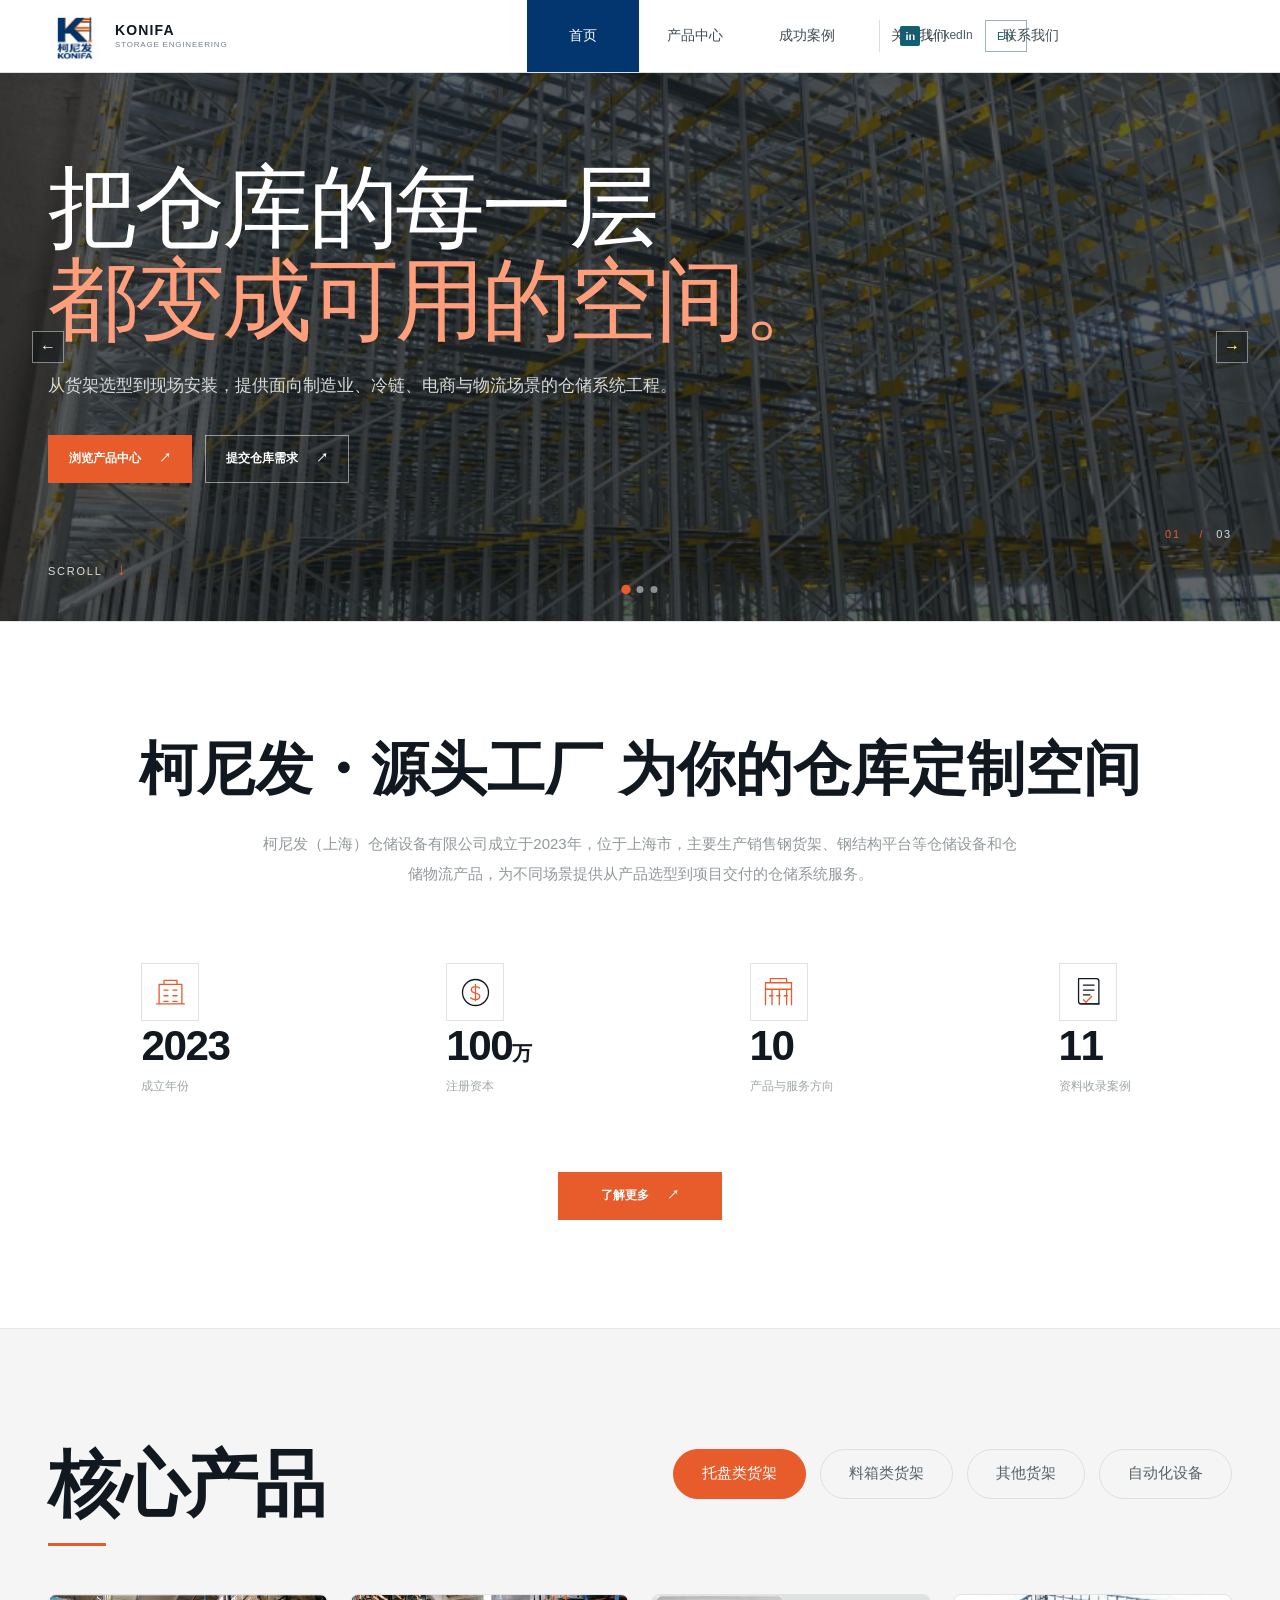
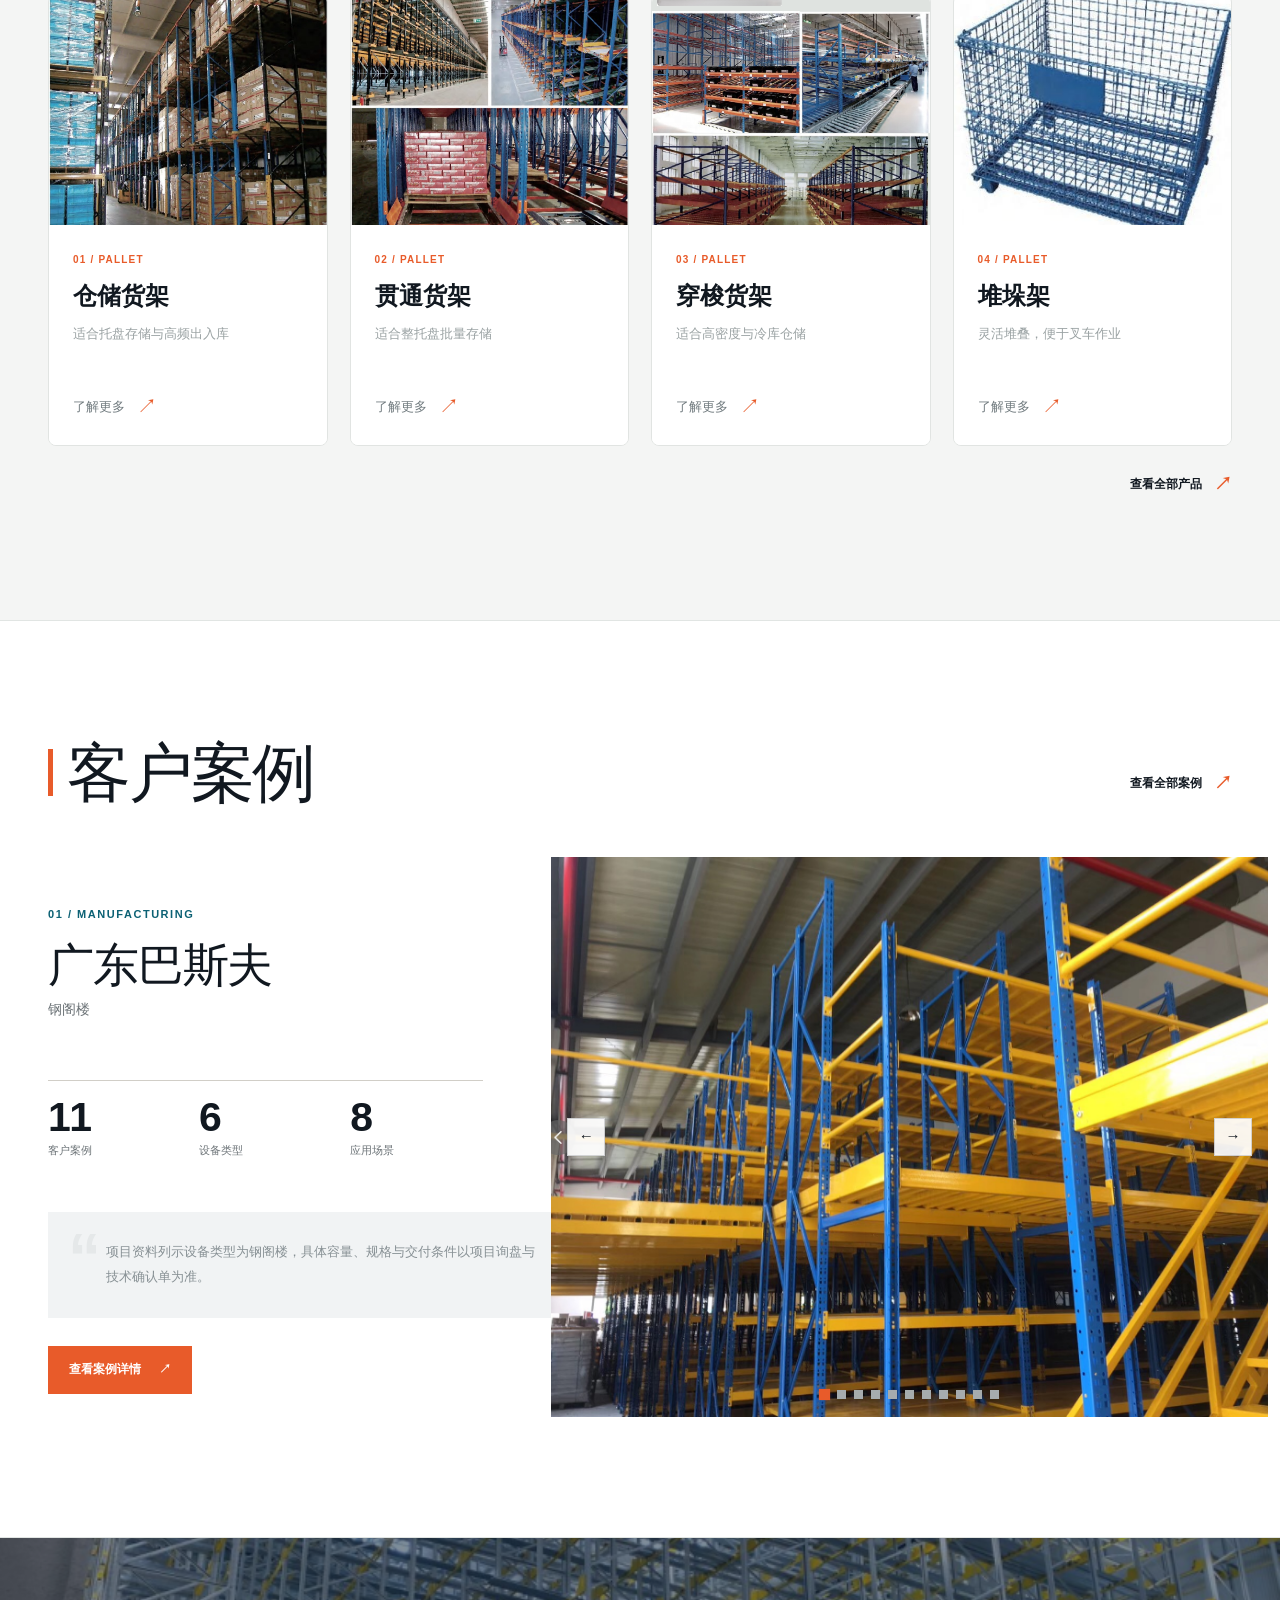
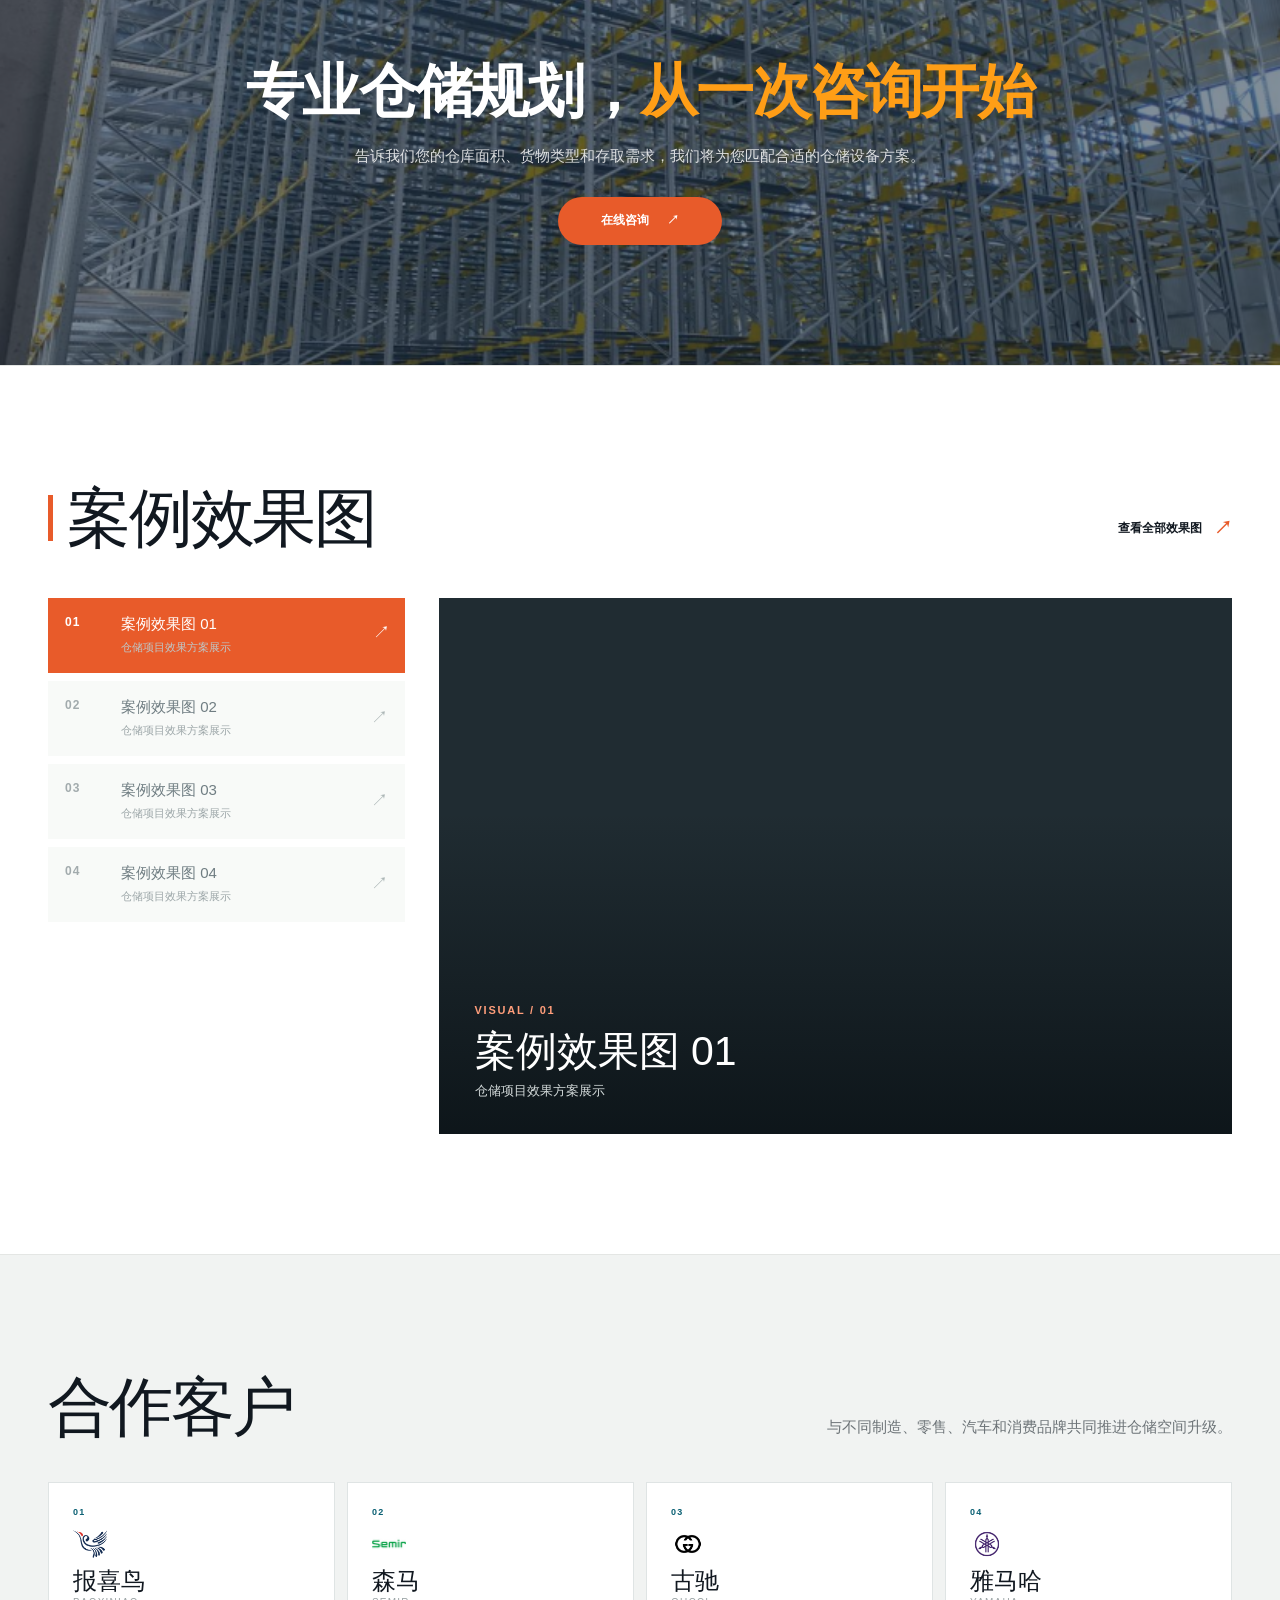
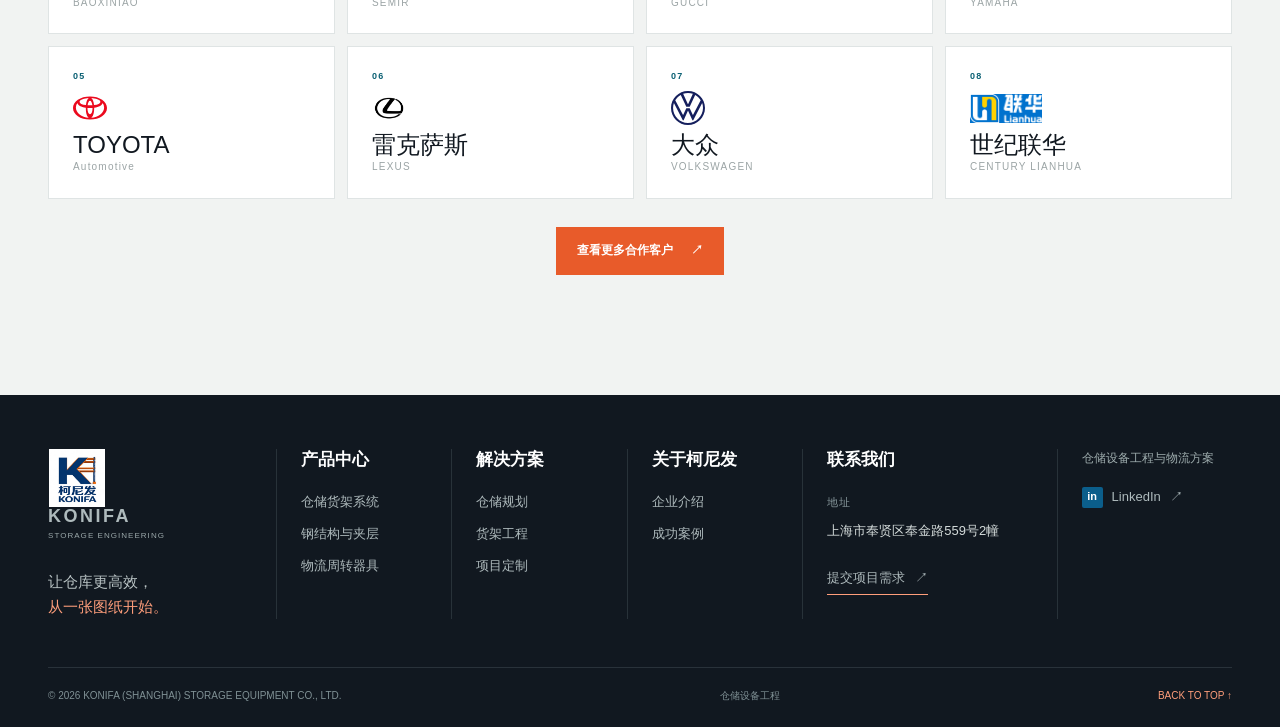
<file: index.html>
<!doctype html>
<html lang="zh-CN">
<head>
  <meta charset="UTF-8" />
  <meta name="viewport" content="width=device-width, initial-scale=1.0" />
  <meta name="description" content="Konifa warehouse racking systems, logistics equipment and custom storage solutions." />
  <title>Konifa | 仓储设备工程</title>
  <link rel="icon" href="favicon.svg" type="image/svg+xml" />
  <link rel="stylesheet" href="styles-20261106-8.css?v=20261106-37" />
</head>
<body data-page="home">
  <div id="site-header"></div>
  <main>
    <section class="hero-home" id="top" data-hero-carousel aria-roledescription="carousel" aria-label="仓储项目现场 / Warehouse project scenes">
      <div class="hero-home-slides">
        <img class="hero-home-image is-active" data-hero-slide src="assets/konifa/banner-01.png" alt="高位仓储货架施工现场 / High-bay warehouse racking installation" />
        <img class="hero-home-image" data-hero-slide src="assets/konifa/banner-02.png" alt="仓储悬臂与流利架系统 / Cantilever and flow rack system" />
        <img class="hero-home-image" data-hero-slide src="assets/konifa/banner-03.png" alt="密集型仓储货架项目 / High-density warehouse racking project" />
      </div>
      <div class="hero-home-shade"></div>
      <div class="hero-home-content container">
        <p class="eyebrow"><span class="zh">柯尼发（上海）仓储设备有限公司</span><span class="en">KONIFA (SHANGHAI) STORAGE EQUIPMENT</span></p>
        <h1><span class="zh">把仓库的每一层<br /><em>都变成可用的空间。</em></span><span class="en">Every level of your warehouse<br /><em>designed to work harder.</em></span></h1>
        <p class="hero-lede"><span class="zh">从货架选型到现场安装，提供面向制造业、冷链、电商与物流场景的仓储系统工程。</span><span class="en">From racking selection to installation, we build storage systems for manufacturing, cold chain, e-commerce and logistics operations.</span></p>
        <div class="hero-actions"><a class="button button-orange" href="products.html"><span class="zh">浏览产品中心</span><span class="en">Explore products</span><span>↗</span></a><a class="button button-ghost" href="contact.html"><span class="zh">提交仓库需求</span><span class="en">Start a project</span><span>↗</span></a></div>
      </div>
      <div class="hero-index"><span data-hero-current>01</span> <span>/</span> 03</div>
      <div class="hero-scroll">SCROLL <span>↓</span></div>
      <div class="hero-home-controls" aria-label="Banner controls">
        <button type="button" data-hero-prev aria-label="上一张 / Previous slide">←</button>
        <div class="hero-home-dots">
          <button type="button" class="is-active" data-hero-dot="0" aria-label="第 1 张 / Slide 1" aria-current="true"></button>
          <button type="button" data-hero-dot="1" aria-label="第 2 张 / Slide 2"></button>
          <button type="button" data-hero-dot="2" aria-label="第 3 张 / Slide 3"></button>
        </div>
        <button type="button" data-hero-next aria-label="下一张 / Next slide">→</button>
      </div>
    </section>
    <section class="home-about section"><div class="container"><div class="home-about-intro"><h2><span class="zh">柯尼发・源头工厂 为你的仓库定制空间</span><span class="en">Konifa · Source factory.<br />Custom space for your warehouse.</span></h2><p class="home-about-description"><span class="zh">柯尼发（上海）仓储设备有限公司成立于2023年，位于上海市，主要生产销售钢货架、钢结构平台等仓储设备和仓储物流产品，为不同场景提供从产品选型到项目交付的仓储系统服务。</span><span class="en">Founded in 2023 in Shanghai, Konifa produces steel racking, steel structure platforms and warehouse logistics equipment, delivering storage system services from product selection to project completion.</span></p></div><div class="home-about-stats"><div class="home-about-stat"><span class="home-about-stat-icon" aria-hidden="true"><svg viewBox="0 0 48 48"><path d="M10 38V14h28v24M7 38h34M16 14V9h16v5M16 21h5M27 21h5M16 28h5M27 28h5M16 35h5M27 35h5" /></svg></span><div><strong>2023</strong><span><span class="zh">成立年份</span><span class="en">Founded</span></span></div></div><div class="home-about-stat"><span class="home-about-stat-icon" aria-hidden="true"><svg viewBox="0 0 48 48"><circle cx="24" cy="24" r="16" /><path d="M24 14v20M29 18.5c-1.2-1.2-3-1.8-5-1.8-3.1 0-5.2 1.6-5.2 3.9 0 5.8 10.4 2.4 10.4 8.1 0 2.4-2.3 4-5.5 4-2.3 0-4.3-.8-5.6-2.2" /></svg></span><div><strong>100<span>万</span></strong><span><span class="zh">注册资本</span><span class="en">Registered capital</span></span></div></div><div class="home-about-stat"><span class="home-about-stat-icon" aria-hidden="true"><svg viewBox="0 0 48 48"><path d="M8 39V12h32v27M14 12V7h20v5M8 20h32M16 20v19M25 20v19M34 20v19M13 28h4M22 28h4M31 28h4" /></svg></span><div><strong>10</strong><span><span class="zh">产品与服务方向</span><span class="en">Product areas</span></span></div></div><div class="home-about-stat"><span class="home-about-stat-icon" aria-hidden="true"><svg viewBox="0 0 48 48"><path d="M13 7h22a3 3 0 0 1 3 3v28H16a3 3 0 0 1-3-3V7Z" /><path d="M16 38h22M19 15h13M19 21h13M19 27h8" /><path d="m19 33 3 3 7-7" /></svg></span><div><strong>11</strong><span><span class="zh">资料收录案例</span><span class="en">Listed references</span></span></div></div></div><a class="button button-orange home-about-more" href="about.html"><span class="zh">了解更多</span><span class="en">Explore more</span><span>↗</span></a></div></section>
    <section class="home-cases section" data-home-case-carousel aria-roledescription="carousel" aria-label="客户案例 / Client cases"><div class="container"><div class="home-case-carousel-head"><div><p class="section-label">03 / SUCCESS CASES</p><h2><span class="zh">客户案例</span><span class="en">Client cases</span></h2></div><a class="text-link" href="cases.html"><span class="zh">查看全部案例</span><span class="en">View all cases</span><span>↗</span></a></div><div class="home-case-stage"><div class="home-case-copy"><p class="home-case-code" data-home-case-code>01 / MANUFACTURING</p><h3 data-home-case-name><span class="zh">广东巴斯夫</span><span class="en">BASF Guangdong</span></h3><p class="home-case-type" data-home-case-type><span class="zh">钢阁楼</span><span class="en">Steel mezzanine</span></p><div class="home-case-stats"><div><strong>11</strong><span class="zh">客户案例</span><span class="en">Client cases</span></div><div><strong>6</strong><span class="zh">设备类型</span><span class="en">Equipment types</span></div><div><strong>8</strong><span class="zh">应用场景</span><span class="en">Application scenes</span></div></div><blockquote class="home-case-quote" data-home-case-quote><span class="zh">项目资料列示设备类型为钢阁楼，具体容量、规格与交付条件以项目询盘与技术确认单为准。</span><span class="en">The supplied reference lists steel mezzanine. Capacity, specification and delivery terms are confirmed per inquiry and technical review.</span></blockquote><a class="button button-dark home-case-detail-link" data-home-case-link href="case-detail.html?case=basf"><span class="zh">查看案例详情</span><span class="en">View case details</span><span>↗</span></a></div><div class="home-case-visual"><img data-home-case-image src="assets/cases/projects/basf.png" alt="广东巴斯夫钢阁楼案例 / BASF Guangdong steel mezzanine case" /><div class="home-case-controls"><button type="button" class="home-case-arrow" data-home-case-prev aria-label="上一个案例 / Previous case">←</button><div class="home-case-dots" data-home-case-dots></div><button type="button" class="home-case-arrow" data-home-case-next aria-label="下一个案例 / Next case">→</button></div></div></div></div></section>
    <section class="section product-center-section"><div class="container"><div class="section-heading product-center-heading"><div><p class="section-label">04 / PRODUCT CENTER</p><h2><span class="zh">产品中心</span><span class="en">Product center</span></h2></div><p class="heading-note muted"><span class="zh">从货架系统、钢结构到物流器具，按仓储现场选择合适的产品系列。</span><span class="en">From racking systems and steel structures to logistics equipment, choose the right product family for your warehouse.</span></p></div><div class="home-product-grid"><a class="home-product-card" href="products.html#racking"><img src="assets/konifa/hero-racking.jpg" alt="仓储货架 / Warehouse racking" /><div class="home-product-overlay"><small>01 / RACKING</small><strong><span class="zh">仓储货架</span><span class="en">Warehouse racking</span></strong><span><span class="zh">重型、中型、贯通与穿梭</span><span class="en">Pallet, shelving, drive-in and shuttle</span></span></div></a><a class="home-product-card" href="products.html#platform"><img src="assets/konifa/steel-platform.jpg" alt="钢结构与夹层 / Steel structures" /><div class="home-product-overlay"><small>02 / STRUCTURE</small><strong><span class="zh">钢结构与夹层</span><span class="en">Steel structures</span></strong><span><span class="zh">钢平台、阁楼与配套设施</span><span class="en">Platforms, mezzanines and accessories</span></span></div></a><a class="home-product-card" href="products.html#logistics"><img src="assets/konifa/pallets.jpg" alt="物流周转器具 / Logistics equipment" /><div class="home-product-overlay"><small>03 / LOGISTICS</small><strong><span class="zh">物流周转器具</span><span class="en">Logistics equipment</span></strong><span><span class="zh">托盘、仓储笼与堆垛架</span><span class="en">Pallets, cages and stacking racks</span></span></div></a><a class="home-product-card" href="products.html#logistics"><img src="assets/konifa/storage-cage.jpg" alt="仓储配套 / Storage accessories" /><div class="home-product-overlay"><small>04 / ACCESSORIES</small><strong><span class="zh">仓储配套</span><span class="en">Storage accessories</span></strong><span><span class="zh">适配不同存取与周转动作</span><span class="en">For different storage and handling moves</span></span></div></a><a class="home-product-card" href="products.html#racking"><img src="assets/konifa/automated-warehouse.jpg" alt="自动化仓储 / Automated storage" /><div class="home-product-overlay"><small>05 / AUTOMATION</small><strong><span class="zh">自动化仓储</span><span class="en">Automated storage</span></strong><span><span class="zh">面向高密度和智能化升级</span><span class="en">For high-density and smart upgrades</span></span></div></a></div><a class="text-link home-product-more" href="products.html"><span class="zh">进入产品中心</span><span class="en">Explore product center</span><span>↗</span></a></div></section>
    <section class="section partners-home-section"><div class="container"><div class="partners-home-heading"><div><p class="section-label">05 / PARTNER CLIENTS</p><h2><span class="zh">合作客户</span><span class="en">Partner clients</span></h2></div><p><span class="zh">与不同制造、零售、汽车和消费品牌共同推进仓储空间升级。</span><span class="en">Working with manufacturing, retail, automotive and consumer brands to improve warehouse operations.</span></p></div><div class="partners-home-grid"><div class="partner-home-card"><small>01</small><img class="partner-logo" src="assets/partners/baoxiniao.png" alt="报喜鸟 Logo" /><strong>报喜鸟</strong><span>BAOXINIAO</span></div><div class="partner-home-card"><small>02</small><img class="partner-logo" src="assets/partners/semir.png" alt="森马 Logo" /><strong>森马</strong><span>SEMIR</span></div><div class="partner-home-card"><small>03</small><img class="partner-logo" src="assets/partners/gucci.png" alt="Gucci Logo" /><strong>古驰</strong><span>GUCCI</span></div><div class="partner-home-card"><small>04</small><img class="partner-logo" src="assets/partners/yamaha.png" alt="Yamaha Logo" /><strong>雅马哈</strong><span>YAMAHA</span></div><div class="partner-home-card"><small>05</small><img class="partner-logo" src="assets/partners/toyota.svg" alt="Toyota Logo" /><strong>TOYOTA</strong><span>Automotive</span></div><div class="partner-home-card"><small>06</small><img class="partner-logo" src="assets/partners/lexus.png" alt="Lexus Logo" /><strong>雷克萨斯</strong><span>LEXUS</span></div><div class="partner-home-card"><small>07</small><img class="partner-logo" src="assets/partners/volkswagen.svg" alt="Volkswagen Logo" /><strong>大众</strong><span>VOLKSWAGEN</span></div><div class="partner-home-card"><small>08</small><img class="partner-logo" src="assets/partners/lianhua.png" alt="世纪联华 Logo" /><strong>世纪联华</strong><span>CENTURY LIANHUA</span></div></div><a class="button button-dark partners-more" href="partners.html"><span class="zh">查看更多合作客户</span><span class="en">View more clients</span><span>↗</span></a></div></section>
    <section class="section service-band"><div class="container service-band-grid"><p class="section-label">06 / DELIVERY FLOW</p><div class="service-flow"><div class="service-step"><span class="service-icon" aria-hidden="true"><svg viewBox="0 0 24 24"><path d="M20 10c0 5-8 11-8 11S4 15 4 10a8 8 0 1 1 16 0Z"/><circle cx="12" cy="10" r="2.5"/></svg></span><b>01</b><strong><span class="zh">仓库勘测</span><span class="en">Site survey</span></strong></div><i>→</i><div class="service-step"><span class="service-icon" aria-hidden="true"><svg viewBox="0 0 24 24"><path d="M4 4h16v16H4z"/><path d="M8 8h8M8 12h4M8 16h8M15 12h1"/></svg></span><b>02</b><strong><span class="zh">方案与图纸</span><span class="en">Layout & drawings</span></strong></div><i>→</i><div class="service-step"><span class="service-icon" aria-hidden="true"><svg viewBox="0 0 24 24"><path d="M3 20V9l5 3V8l5 3V6l8 4v10"/><path d="M7 20v-4h3v4M14 16h2M18 16h2"/></svg></span><b>03</b><strong><span class="zh">生产与质检</span><span class="en">Production & QA</span></strong></div><i>→</i><div class="service-step"><span class="service-icon" aria-hidden="true"><svg viewBox="0 0 24 24"><path d="m14.7 6.3 3-3a4 4 0 0 0 3 5.7l-3.4 3.4-2.7-2.7-6.8 6.8a2 2 0 1 1-2.8-2.8l6.8-6.8-2.7-2.7A4 4 0 0 0 14.7 6.3Z"/></svg></span><b>04</b><strong><span class="zh">安装与维保</span><span class="en">Install & service</span></strong></div></div></div></section>
    <section class="home-effects-section section" data-home-effects aria-labelledby="home-effects-title">
      <div class="container">
        <div class="home-effects-heading">
          <div>
            <p class="section-label" data-home-effects-label>04 / CASE VISUALS</p>
            <h2 id="home-effects-title"><span class="zh">案例效果图</span><span class="en">Case visuals</span></h2>
          </div>
          <a class="text-link" href="cases.html#effects"><span class="zh">查看全部效果图</span><span class="en">View all case visuals</span><span>↗</span></a>
        </div>
        <div class="home-effects-stage">
          <div class="home-effects-nav" data-home-effects-nav role="tablist" aria-label="案例效果图 / Case visuals"></div>
          <div class="home-effects-visual">
            <video data-home-effects-video autoplay muted loop playsinline preload="metadata" aria-label="案例效果图 / Case visual"></video>
            <div class="home-effects-visual-shade"></div>
            <div class="home-effects-caption">
              <p data-home-effects-code>VISUAL / 01</p>
              <h3 data-home-effects-name><span class="zh">案例效果图 01</span><span class="en">Case visual 01</span></h3>
              <p data-home-effects-description><span class="zh">仓储项目效果方案展示</span><span class="en">Warehouse project visual reference</span></p>
            </div>
          </div>
        </div>
      </div>
    </section>
  </main><div id="site-footer"></div><script src="script.js?v=20261106-11"></script><script src="home-effects.js?v=20261106-1"></script><script src="home-products.js?v=20261106-1"></script><script src="home-consult.js?v=20261106-1"></script>
</body></html>
</file>
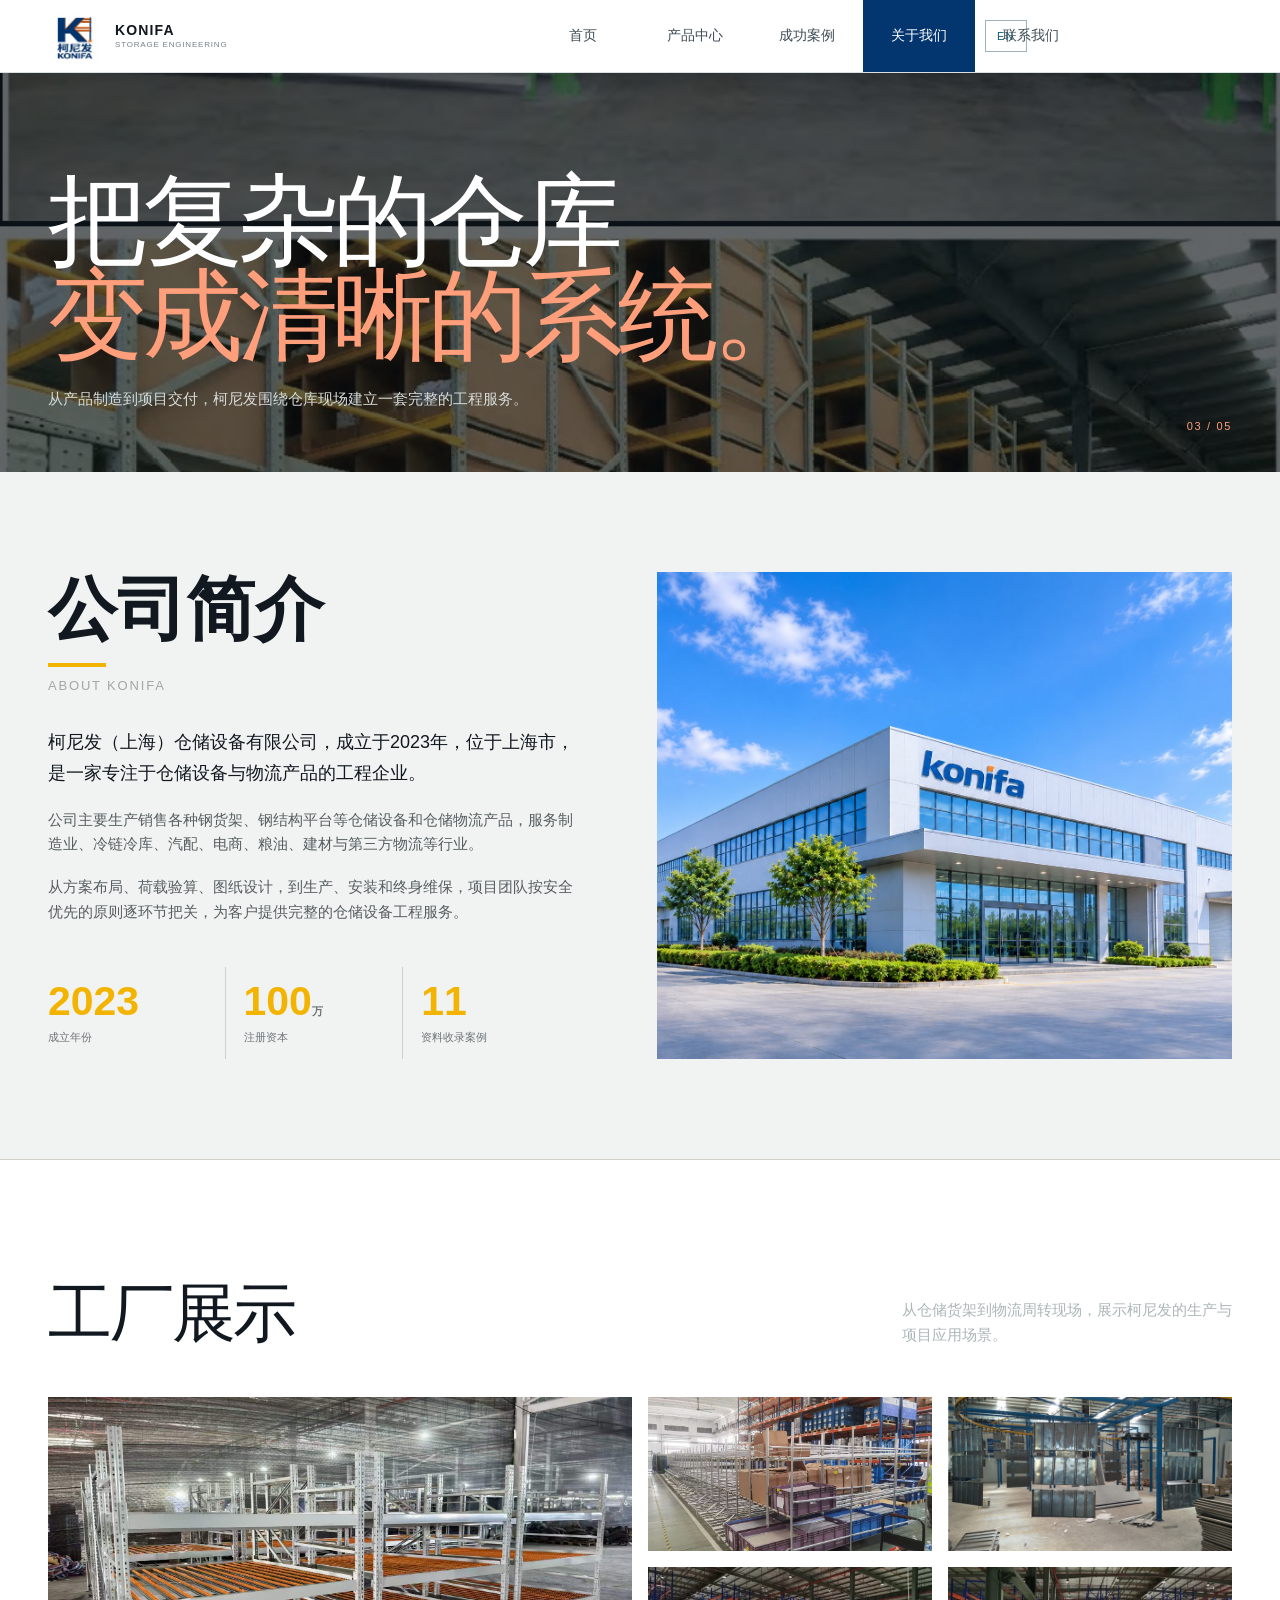
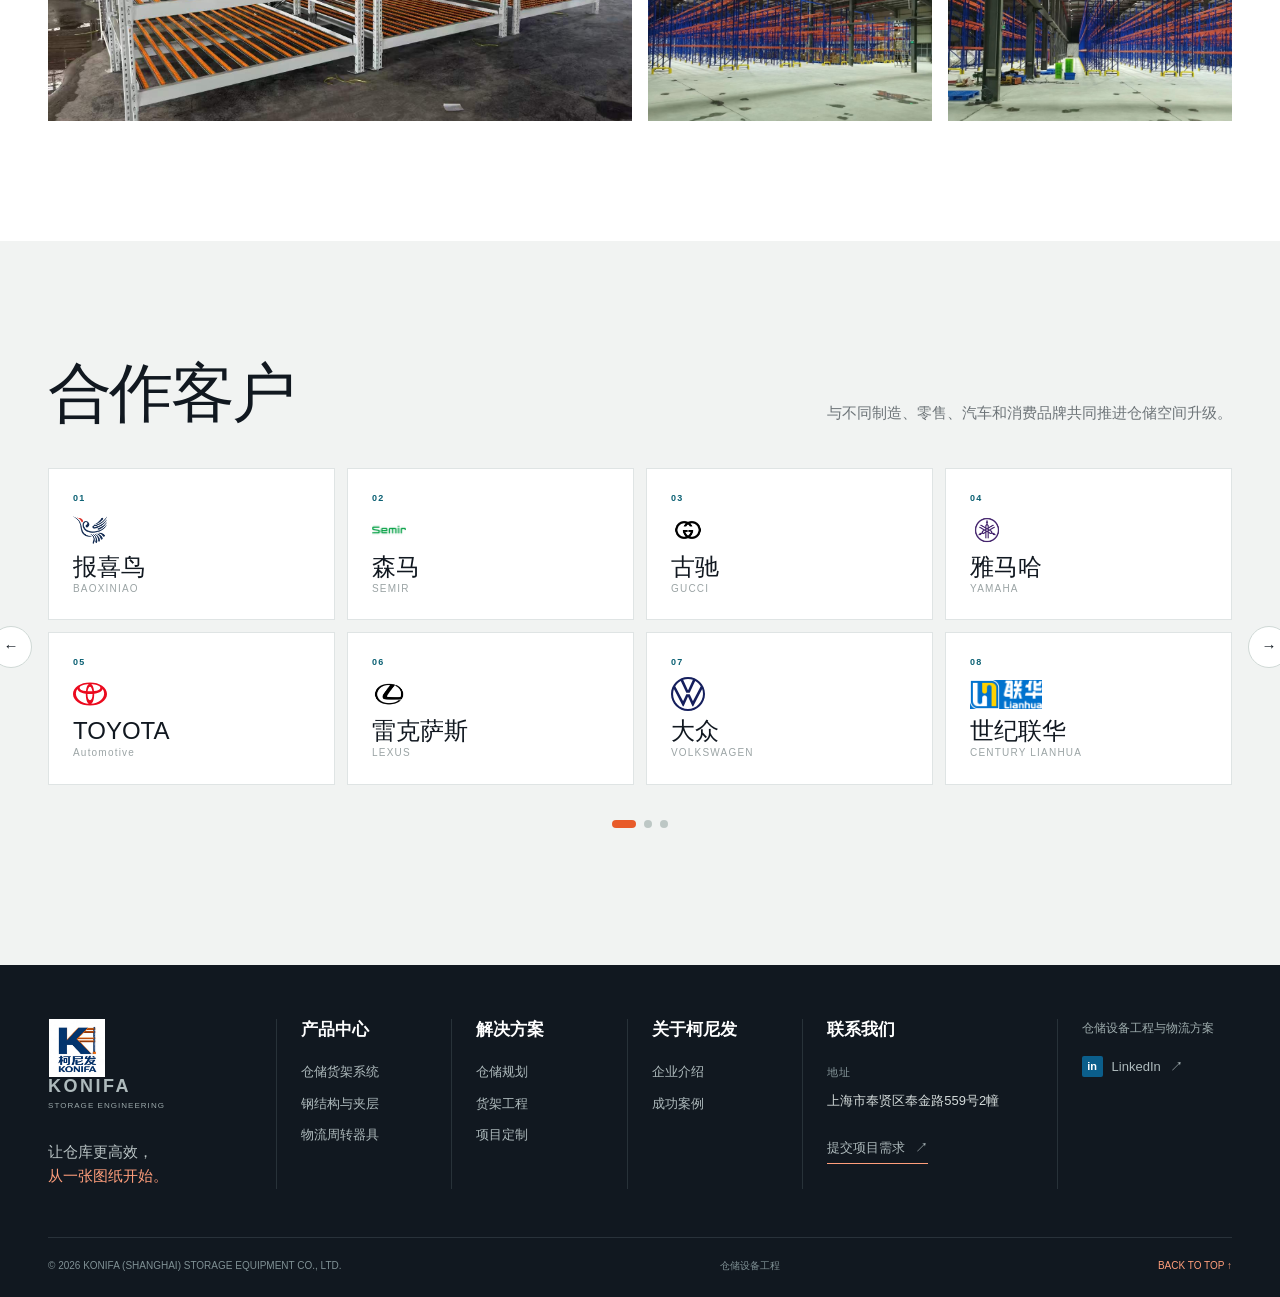
<file: about.html>
<!doctype html>
<html lang="zh-CN"><head><meta charset="UTF-8" /><meta name="viewport" content="width=device-width, initial-scale=1.0" /><meta name="description" content="About Konifa (Shanghai) Storage Equipment Co., Ltd." /><title>关于我们 | Konifa</title><link rel="icon" href="favicon.svg" type="image/svg+xml" /><link rel="stylesheet" href="styles-20261106-8.css?v=20261106-41" /></head>
<body data-page="about"><div id="site-header"></div><main>
<section class="page-hero"><img class="page-hero-image" src="assets/konifa/warehouse-mezzanine.jpg" alt="仓储系统现场 / Warehouse system" /><div class="page-hero-shade"></div><div class="container page-hero-content"><p class="eyebrow"><span class="zh">关于柯尼发</span><span class="en">ABOUT KONIFA</span></p><h1><span class="zh">把复杂的仓库<br /><em>变成清晰的系统。</em></span><span class="en">Turn complex warehouses<br /><em>into clear systems.</em></span></h1><p><span class="zh">从产品制造到项目交付，柯尼发围绕仓库现场建立一套完整的工程服务。</span><span class="en">From product manufacturing to project delivery, Konifa builds a complete engineering service around the warehouse in front of us.</span></p></div><div class="page-meta">03 / 05</div></section>
<section class="about-intro"><div class="container about-intro-grid"><div class="about-copy"><h2 class="about-profile-title"><span class="zh">公司简介</span><span class="en">Company profile</span></h2><p class="about-profile-subtitle">ABOUT KONIFA</p><p class="lead"><span class="zh">柯尼发（上海）仓储设备有限公司，成立于2023年，位于上海市，是一家专注于仓储设备与物流产品的工程企业。</span><span class="en">Founded in 2023 in Shanghai, Konifa (Shanghai) Storage Equipment Co., Ltd. is an engineering company focused on storage equipment and logistics products.</span></p><p><span class="zh">公司主要生产销售各种钢货架、钢结构平台等仓储设备和仓储物流产品，服务制造业、冷链冷库、汽配、电商、粮油、建材与第三方物流等行业。</span><span class="en">We manufacture and supply steel racking, steel platforms and other storage and logistics products for manufacturing, cold chain, automotive, e-commerce, grain and oil, building materials and third-party logistics.</span></p><p><span class="zh">从方案布局、荷载验算、图纸设计，到生产、安装和终身维保，项目团队按安全优先的原则逐环节把关，为客户提供完整的仓储设备工程服务。</span><span class="en">From layout, structural calculation and drawings to production, installation and long-term maintenance, our project team checks every stage with safety first to deliver complete storage equipment engineering.</span></p><div class="about-fact-grid"><div class="about-fact"><strong>2023</strong><span><span class="zh">成立年份</span><span class="en">Year founded</span></span></div><div class="about-fact"><strong>100<span class="about-fact-unit">万</span></strong><span><span class="zh">注册资本</span><span class="en">Registered capital</span></span></div><div class="about-fact"><strong>11</strong><span><span class="zh">资料收录案例</span><span class="en">Project references</span></span></div></div></div><div class="about-profile-media"><img src="assets/konifa/konifa-factory.png" alt="柯尼发工厂外景 / Konifa factory exterior" /></div></div></section>
<section class="section factory-display-section"><div class="container"><div class="section-heading factory-display-heading"><div><p class="section-label">02 / FACTORY DISPLAY</p><h2><span class="zh">工厂展示</span><span class="en">Factory display</span></h2></div><p class="heading-note muted"><span class="zh">从仓储货架到物流周转现场，展示柯尼发的生产与项目应用场景。</span><span class="en">A look inside Konifa's production and project environments, from storage racks to logistics handling areas.</span></p></div><div class="factory-gallery"><figure><img src="assets/konifa/factory-display/21177833781788419007.jpeg" alt="仓储设备现场 / Storage equipment site" /></figure><figure><img src="assets/konifa/factory-display/3084788851788418987.jpeg" alt="物流仓储现场 / Logistics warehouse" /></figure><figure><img src="assets/konifa/factory-display/8d754873-32ee-47de-8b76-52605612ea8b.jpg" alt="仓储货架细节 / Racking detail" /></figure><figure><img src="assets/konifa/factory-display/b871c6ef-122a-4ff8-84d1-7c5e9f4230d9.jpg" alt="仓储通道 / Warehouse aisle" /></figure><figure><img src="assets/konifa/factory-display/fcb1ca5b-db26-4bbc-b83b-50903d7b5f3a.jpg" alt="工厂仓储场景 / Factory storage scene" /></figure></div></div></section>
<section class="section partners-home-section about-partners-section" data-about-partners-carousel aria-roledescription="carousel" aria-label="合作客户 / Partner clients"><div class="container"><div class="partners-home-heading"><div><p class="section-label">03 / PARTNER CLIENTS</p><h2><span class="zh">合作客户</span><span class="en">Partner clients</span></h2></div><p><span class="zh">与不同制造、零售、汽车和消费品牌共同推进仓储空间升级。</span><span class="en">Working with manufacturing, retail, automotive and consumer brands to improve warehouse operations.</span></p></div><div class="about-partner-slides" data-partner-slides><div class="about-partner-slide is-active partners-home-grid" data-partner-slide role="group" aria-roledescription="slide" aria-label="1 / 3"><div class="partner-home-card"><small>01</small><img class="partner-logo" src="assets/partners/baoxiniao.png" alt="报喜鸟 Logo" /><strong>报喜鸟</strong><span>BAOXINIAO</span></div><div class="partner-home-card"><small>02</small><img class="partner-logo" src="assets/partners/semir.png" alt="森马 Logo" /><strong>森马</strong><span>SEMIR</span></div><div class="partner-home-card"><small>03</small><img class="partner-logo" src="assets/partners/gucci.png" alt="Gucci Logo" /><strong>古驰</strong><span>GUCCI</span></div><div class="partner-home-card"><small>04</small><img class="partner-logo" src="assets/partners/yamaha.png" alt="Yamaha Logo" /><strong>雅马哈</strong><span>YAMAHA</span></div><div class="partner-home-card"><small>05</small><img class="partner-logo" src="assets/partners/toyota.svg" alt="Toyota Logo" /><strong>TOYOTA</strong><span>Automotive</span></div><div class="partner-home-card"><small>06</small><img class="partner-logo" src="assets/partners/lexus.png" alt="Lexus Logo" /><strong>雷克萨斯</strong><span>LEXUS</span></div><div class="partner-home-card"><small>07</small><img class="partner-logo" src="assets/partners/volkswagen.svg" alt="Volkswagen Logo" /><strong>大众</strong><span>VOLKSWAGEN</span></div><div class="partner-home-card"><small>08</small><img class="partner-logo" src="assets/partners/lianhua.png" alt="世纪联华 Logo" /><strong>世纪联华</strong><span>CENTURY LIANHUA</span></div></div><div class="about-partner-slide partners-home-grid" data-partner-slide role="group" aria-roledescription="slide" aria-label="2 / 3" aria-hidden="true"><div class="partner-home-card"><small>09</small><img class="partner-logo" src="assets/partners/additional/yhd.png" alt="1号店 Logo" /><strong>1号店</strong><span>YHD</span></div><div class="partner-home-card"><small>10</small><img class="partner-logo" src="assets/partners/additional/sany.jpg" alt="三一重工 Logo" /><strong>三一重工</strong><span>SANY</span></div><div class="partner-home-card"><small>11</small><img class="partner-logo" src="assets/partners/additional/shanghai-electric.jpg" alt="上海电气 Logo" /><strong>上海电气</strong><span>SHANGHAI ELECTRIC</span></div><div class="partner-home-card"><small>12</small><img class="partner-logo" src="assets/partners/additional/orient-shopping.jpg" alt="东方商厦 Logo" /><strong>东方商厦</strong><span>ORIENT SHOPPING</span></div><div class="partner-home-card"><small>13</small><img class="partner-logo" src="assets/partners/additional/zte.jpg" alt="中兴 Logo" /><strong>中兴</strong><span>ZTE</span></div><div class="partner-home-card"><small>14</small><img class="partner-logo" src="assets/partners/additional/petrochina.png" alt="中国石油 Logo" /><strong>中国石油</strong><span>PETROCHINA</span></div><div class="partner-home-card"><small>15</small><img class="partner-logo" src="assets/partners/additional/china-post.png" alt="中国邮政 Logo" /><strong>中国邮政</strong><span>CHINA POST</span></div><div class="partner-home-card"><small>16</small><img class="partner-logo" src="assets/partners/additional/cnnc.jpg" alt="中核集团 Logo" /><strong>中核集团</strong><span>CNNC</span></div></div><div class="about-partner-slide partners-home-grid" data-partner-slide role="group" aria-roledescription="slide" aria-label="3 / 3" aria-hidden="true"><div class="partner-home-card"><small>17</small><img class="partner-logo" src="assets/partners/additional/jd.png" alt="京东 Logo" /><strong>京东</strong><span>JD.COM</span></div><div class="partner-home-card"><small>18</small><img class="partner-logo" src="assets/partners/additional/bright-dairy.png" alt="光明乳业 Logo" /><strong>光明乳业</strong><span>BRIGHT DAIRY</span></div><div class="partner-home-card"><small>19</small><img class="partner-logo" src="assets/partners/additional/deppon.jpg" alt="德邦物流 Logo" /><strong>德邦物流</strong><span>DEPPON</span></div><div class="partner-home-card"><small>20</small><img class="partner-logo" src="assets/partners/additional/lyfen.jpg" alt="来伊份 Logo" /><strong>来伊份</strong><span>LYFEN</span></div><div class="partner-home-card"><small>21</small><img class="partner-logo" src="assets/partners/additional/baidu.jpg" alt="百度 Logo" /><strong>百度</strong><span>BAIDU</span></div><div class="partner-home-card"><small>22</small><img class="partner-logo" src="assets/partners/additional/greenland.png" alt="绿地集团 Logo" /><strong>绿地集团</strong><span>GREENLAND</span></div><div class="partner-home-card"><small>23</small><img class="partner-logo" src="assets/partners/additional/liangyou.jpg" alt="良友集团 Logo" /><strong>良友集团</strong><span>LIANGYOU</span></div><div class="partner-home-card"><small>24</small><img class="partner-logo" src="assets/partners/additional/supor.webp" alt="苏泊尔 Logo" /><strong>苏泊尔</strong><span>SUPOR</span></div></div></div><div class="about-partners-controls" data-partner-controls><button type="button" class="about-partners-arrow" data-partner-prev aria-label="上一个客户屏 / Previous partner slide">←</button><div class="about-partners-dots" data-partner-dots role="tablist" aria-label="合作客户轮播页 / Partner client slides"><button type="button" class="is-active" data-partner-dot="0" role="tab" aria-selected="true" aria-label="第 1 屏 / Slide 1"></button><button type="button" data-partner-dot="1" role="tab" aria-selected="false" aria-label="第 2 屏 / Slide 2"></button><button type="button" data-partner-dot="2" role="tab" aria-selected="false" aria-label="第 3 屏 / Slide 3"></button></div><button type="button" class="about-partners-arrow" data-partner-next aria-label="下一个客户屏 / Next partner slide">→</button></div></div></section>
</main><div id="site-footer"></div><script src="script.js?v=20261106-11"></script><script src="about-partners.js?v=20261106-1"></script></body></html>
</file>
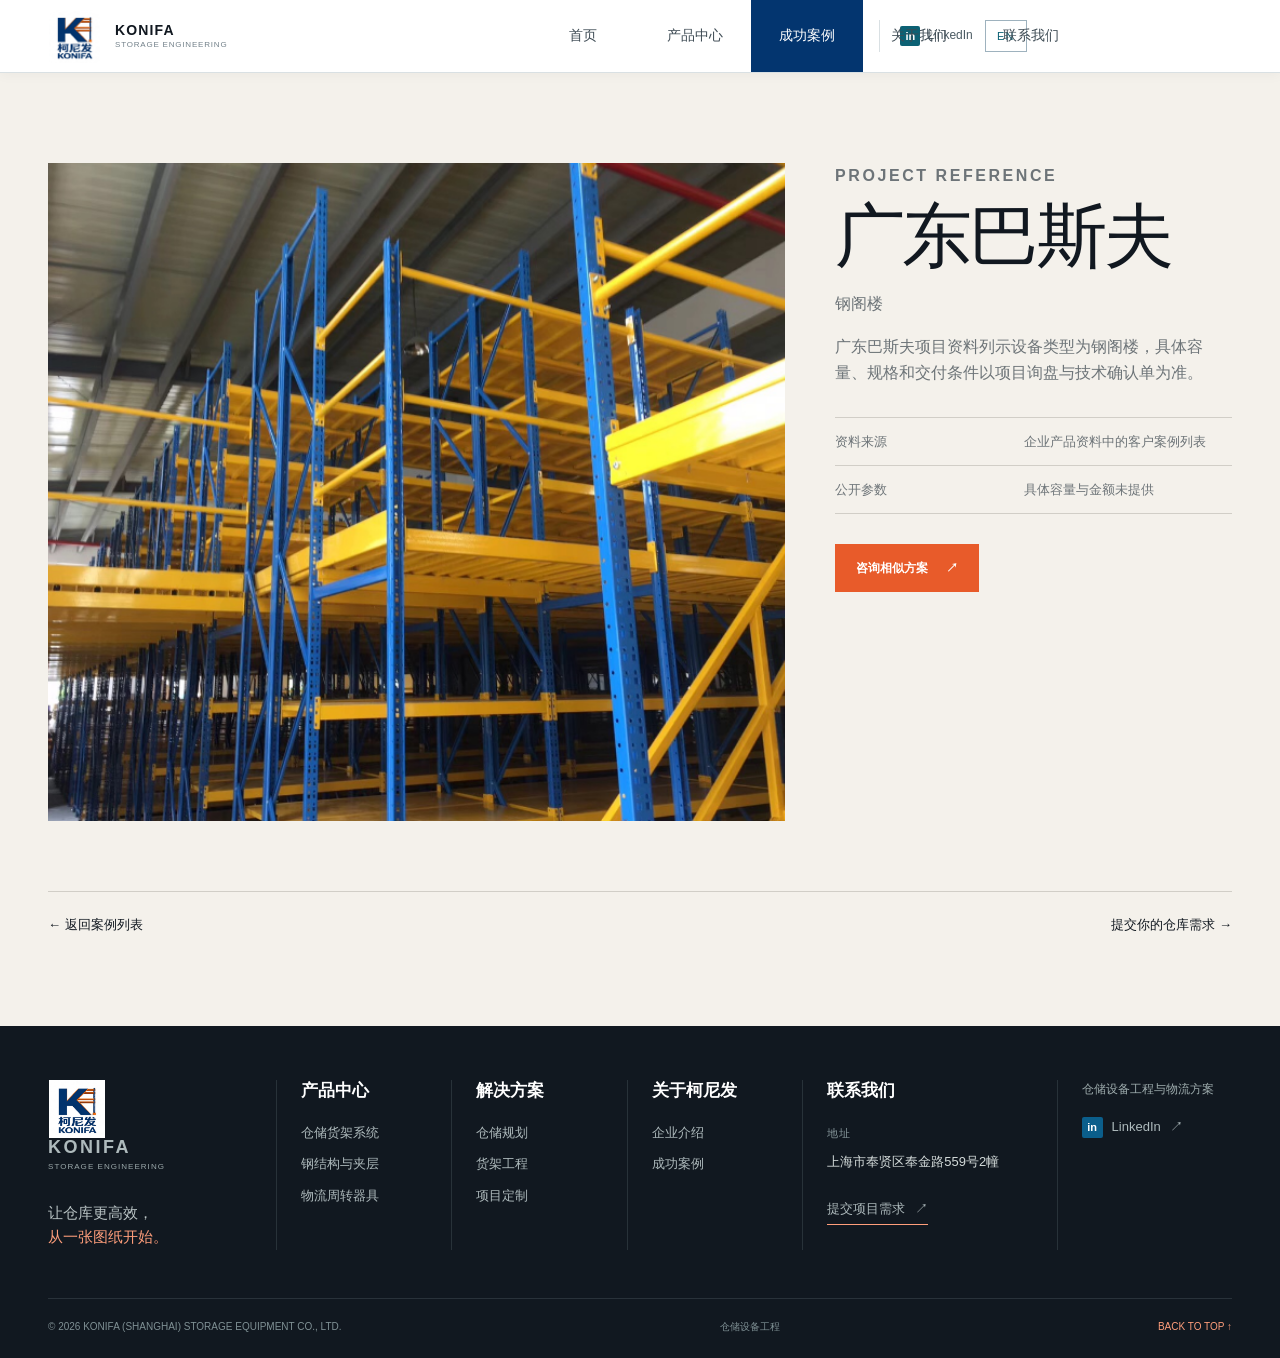
<file: case-detail.html>
<!doctype html>
<html lang="zh-CN"><head><meta charset="UTF-8" /><meta name="viewport" content="width=device-width, initial-scale=1.0" /><meta name="description" content="Konifa warehouse equipment project reference detail." /><title>案例详情 | Konifa</title><link rel="icon" href="favicon.svg" type="image/svg+xml" /><link rel="stylesheet" href="styles-20261106-6.css?v=20261106-10" /></head>
<body data-page="cases"><div id="site-header"></div><main data-case-detail><section class="detail-wrap"><div class="container"><div class="detail-grid"><div class="detail-image"><img data-case-image src="assets/konifa/hero-racking.jpg" alt="Case reference" /></div><div class="detail-copy"><p class="section-label">PROJECT REFERENCE</p><h1 data-case-title><span class="zh">案例</span><span class="en">Reference</span></h1><p data-case-type></p><p data-case-description></p><div class="spec-table"><div class="spec-row"><strong><span class="zh">资料来源</span><span class="en">Source</span></strong><span><span class="zh">企业产品资料中的客户案例列表</span><span class="en">Client reference list in supplied company material</span></span></div><div class="spec-row"><strong><span class="zh">公开参数</span><span class="en">Public parameters</span></strong><span><span class="zh">具体容量与金额未提供</span><span class="en">Capacity and project value not provided</span></span></div></div><a class="button button-orange" href="contact.html"><span class="zh">咨询相似方案</span><span class="en">Discuss a similar project</span><span>↗</span></a></div></div><div class="detail-next"><a href="cases.html">← <span class="zh">返回案例列表</span><span class="en">Back to cases</span></a><a href="contact.html"><span class="zh">提交你的仓库需求</span><span class="en">Start your project</span> →</a></div></div></section></main><div id="site-footer"></div><script src="script.js?v=20261106-11"></script></body></html>
</file>
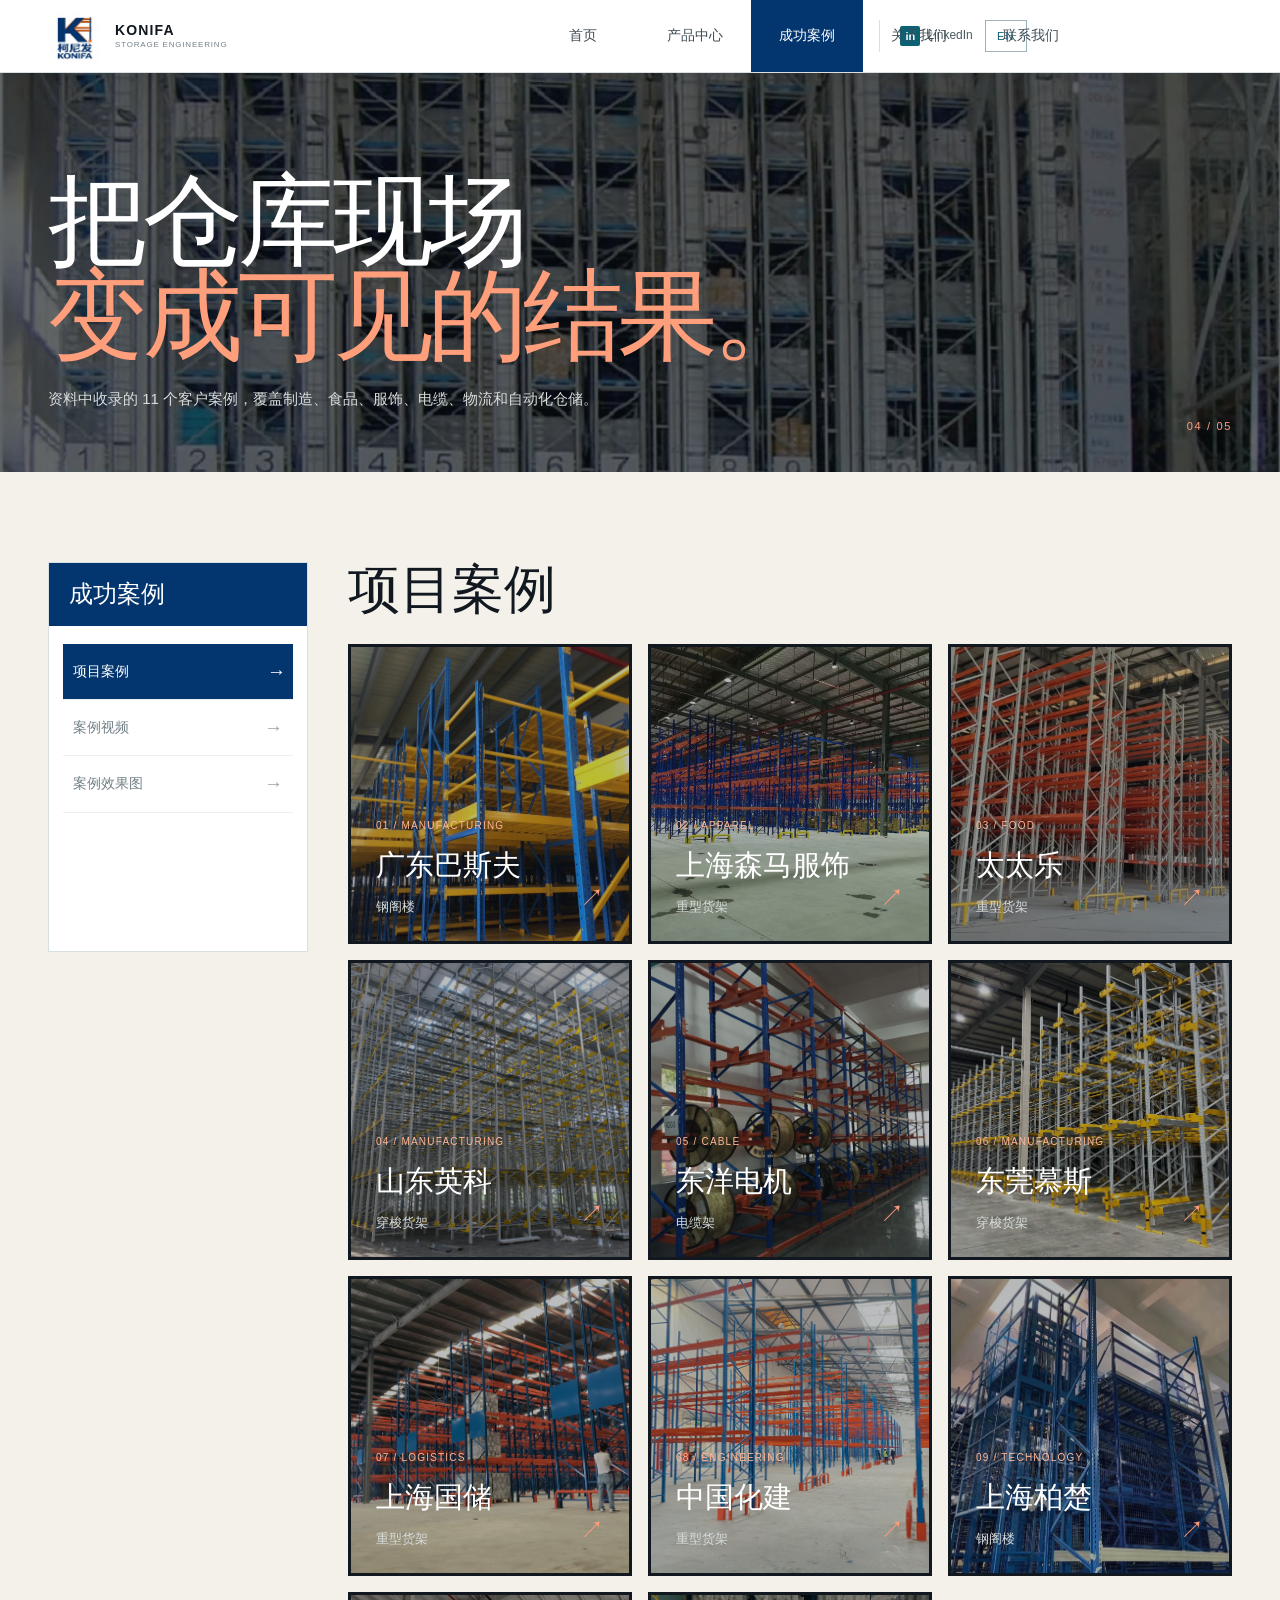
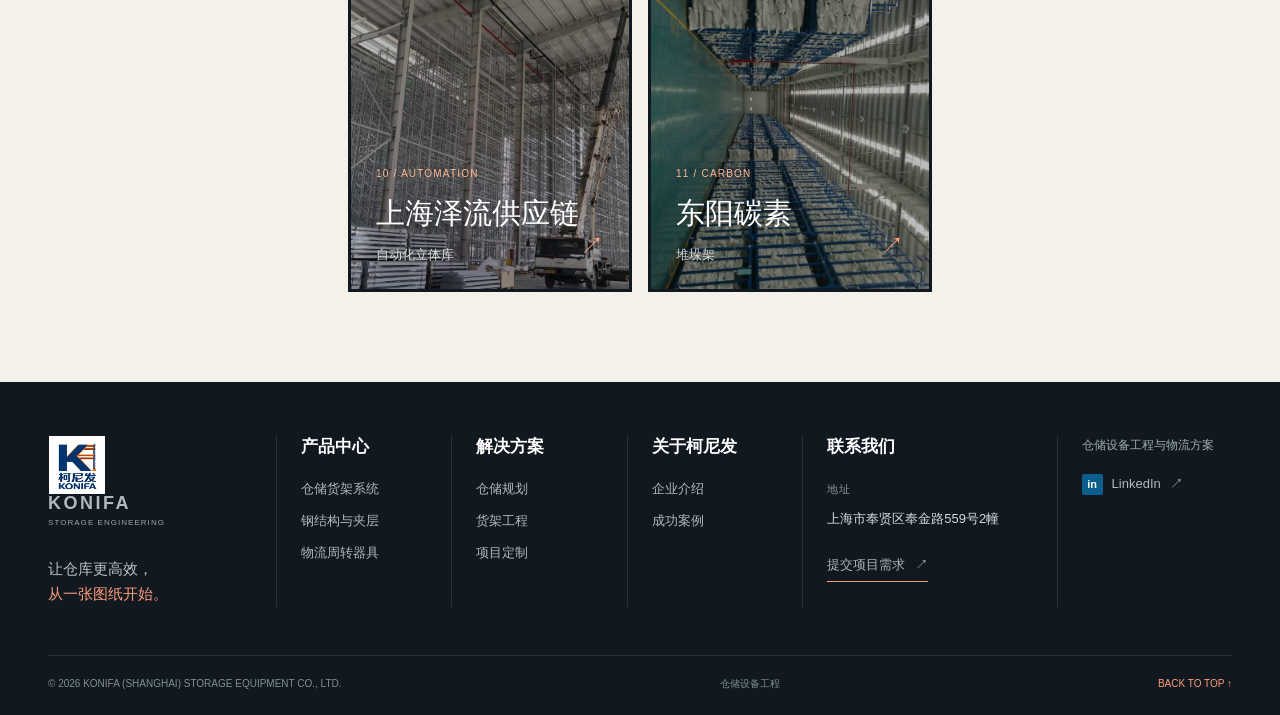
<file: cases.html>
<!doctype html>
<html lang="zh-CN"><head><meta charset="UTF-8" /><meta name="viewport" content="width=device-width, initial-scale=1.0" /><meta name="description" content="Konifa warehouse equipment project references." /><title>成功案例 | Konifa</title><link rel="icon" href="favicon.svg" type="image/svg+xml" /><link rel="stylesheet" href="styles-20261106-7.css?v=20261106-20" /></head>
<body data-page="cases"><div id="site-header"></div><main>
<section class="page-hero"><img class="page-hero-image" src="assets/konifa/automated-warehouse.jpg" alt="仓储项目案例 / Warehouse project reference" /><div class="page-hero-shade"></div><div class="container page-hero-content"><p class="eyebrow"><span class="zh">成功案例</span><span class="en">PROJECT REFERENCES</span></p><h1><span class="zh">把仓库现场<br /><em>变成可见的结果。</em></span><span class="en">Make warehouse results<br /><em>visible.</em></span></h1><p><span class="zh">资料中收录的 11 个客户案例，覆盖制造、食品、服饰、电缆、物流和自动化仓储。</span><span class="en">Eleven supplied references across manufacturing, food, apparel, cable, logistics and automated storage.</span></p></div><div class="page-meta">04 / 05</div></section>
<section class="case-section"><div class="container"><aside class="case-category-nav" aria-label="案例分类"><h2><span class="zh">成功案例</span><span class="en">Case studies</span></h2><div class="case-category-tabs"><button type="button" class="is-active" data-case-category-tab="projects" aria-selected="true"><span class="zh">项目案例</span><span class="en">Project cases</span><span aria-hidden="true">→</span></button><button type="button" data-case-category-tab="videos" aria-selected="false"><span class="zh">案例视频</span><span class="en">Case videos</span><span aria-hidden="true">→</span></button><button type="button" data-case-category-tab="effects" aria-selected="false"><span class="zh">案例效果图</span><span class="en">Case visuals</span><span aria-hidden="true">→</span></button></div></aside><div class="case-category-panels"><div class="case-category-panel is-visible" id="case-projects"><div class="case-panel-heading"><h2><span class="zh">项目案例</span><span class="en">Project cases</span></h2></div><div class="case-grid"><a class="case-card" href="case-detail.html?case=basf"><img src="assets/cases/projects/basf.png" alt="广东巴斯夫钢阁楼案例" /><div class="case-card-content"><small>01 / MANUFACTURING</small><h3><span class="zh">广东巴斯夫</span><span class="en">BASF Guangdong</span></h3><p><span class="zh">钢阁楼</span><span class="en">Steel mezzanine</span></p><b>↗</b></div></a><a class="case-card" href="case-detail.html?case=semir"><img src="assets/cases/projects/semir.png" alt="上海森马服饰重型货架案例" /><div class="case-card-content"><small>02 / APPAREL</small><h3><span class="zh">上海森马服饰</span><span class="en">Semir Apparel Shanghai</span></h3><p><span class="zh">重型货架</span><span class="en">Pallet racking</span></p><b>↗</b></div></a><a class="case-card" href="case-detail.html?case=taotale"><img src="assets/cases/projects/totole.png" alt="太太乐重型货架案例" /><div class="case-card-content"><small>03 / FOOD</small><h3><span class="zh">太太乐</span><span class="en">Totole</span></h3><p><span class="zh">重型货架</span><span class="en">Pallet racking</span></p><b>↗</b></div></a><a class="case-card" href="case-detail.html?case=yingke"><img src="assets/cases/projects/intco.png" alt="山东英科穿梭货架案例" /><div class="case-card-content"><small>04 / MANUFACTURING</small><h3><span class="zh">山东英科</span><span class="en">Shandong Intco</span></h3><p><span class="zh">穿梭货架</span><span class="en">Radio shuttle racking</span></p><b>↗</b></div></a><a class="case-card" href="case-detail.html?case=toyo"><img src="assets/cases/projects/toyo-denso.png" alt="东洋电机电缆架案例" /><div class="case-card-content"><small>05 / CABLE</small><h3><span class="zh">东洋电机</span><span class="en">Toyo Denso</span></h3><p><span class="zh">电缆架</span><span class="en">Cable racking</span></p><b>↗</b></div></a><a class="case-card" href="case-detail.html?case=mus"><img src="assets/cases/projects/mousse.png" alt="东莞慕斯穿梭货架案例" /><div class="case-card-content"><small>06 / MANUFACTURING</small><h3><span class="zh">东莞慕斯</span><span class="en">Dongguan Mousse</span></h3><p><span class="zh">穿梭货架</span><span class="en">Radio shuttle racking</span></p><b>↗</b></div></a><a class="case-card" href="case-detail.html?case=guochu"><img src="assets/cases/projects/guochu.png" alt="上海国储重型货架案例" /><div class="case-card-content"><small>07 / LOGISTICS</small><h3><span class="zh">上海国储</span><span class="en">Shanghai Guochu</span></h3><p><span class="zh">重型货架</span><span class="en">Pallet racking</span></p><b>↗</b></div></a><a class="case-card" href="case-detail.html?case=sinochem"><img src="assets/cases/projects/cncec.png" alt="中国化建重型货架案例" /><div class="case-card-content"><small>08 / ENGINEERING</small><h3><span class="zh">中国化建</span><span class="en">CNCEC</span></h3><p><span class="zh">重型货架</span><span class="en">Pallet racking</span></p><b>↗</b></div></a><a class="case-card" href="case-detail.html?case=baichu"><img src="assets/cases/projects/bochu.png" alt="上海柏楚钢阁楼案例" /><div class="case-card-content"><small>09 / TECHNOLOGY</small><h3><span class="zh">上海柏楚</span><span class="en">Shanghai Bochu</span></h3><p><span class="zh">钢阁楼</span><span class="en">Steel mezzanine</span></p><b>↗</b></div></a><a class="case-card" href="case-detail.html?case=zeliu"><img src="assets/cases/projects/zeliu.png" alt="上海泽流供应链自动化立体库案例" /><div class="case-card-content"><small>10 / AUTOMATION</small><h3><span class="zh">上海泽流供应链</span><span class="en">Shanghai Zeliu Supply Chain</span></h3><p><span class="zh">自动化立体库</span><span class="en">Automated warehouse</span></p><b>↗</b></div></a><a class="case-card" href="case-detail.html?case=dongyang"><img src="assets/cases/projects/dongyang-carbon.png" alt="东阳碳素堆垛架案例" /><div class="case-card-content"><small>11 / CARBON</small><h3><span class="zh">东阳碳素</span><span class="en">Dongyang Carbon</span></h3><p><span class="zh">堆垛架</span><span class="en">Stacking rack</span></p><b>↗</b></div></a></div></div>

<div class="case-category-panel video-band" id="case-videos"><div class="section-heading"><div><h2><span class="zh">案例视频</span><span class="en">Case videos</span></h2></div><p class="heading-note muted"><span class="zh">展示用户提供的案例视频素材，作为项目沟通与现场参考。</span><span class="en">User-supplied case videos for project review and on-site reference.</span></p></div><div class="video-grid"><article class="video-card"><video controls preload="metadata" src="assets/cases/case-01.mp4"></video><div><small>VIDEO / 01</small><h3><span class="zh">项目案例一</span><span class="en">Project reference 01</span></h3></div></article><article class="video-card"><video controls preload="metadata" src="assets/cases/case-02.mp4"></video><div><small>VIDEO / 02</small><h3><span class="zh">项目案例二</span><span class="en">Project reference 02</span></h3></div></article><article class="video-card"><video controls preload="metadata" src="assets/cases/case-03.mp4"></video><div><small>VIDEO / 03</small><h3><span class="zh">项目案例三</span><span class="en">Project reference 03</span></h3></div></article></div></div>
<div class="case-category-panel video-band video-band-secondary" id="case-effects"><div class="section-heading"><div><h2><span class="zh">案例效果图</span><span class="en">Case visuals</span></h2></div><p class="heading-note muted"><span class="zh">补充展示用户提供的案例效果图素材。</span><span class="en">Additional case visuals supplied by the user.</span></p></div><div class="video-grid"><article class="video-card"><video controls preload="metadata" src="assets/cases/effects/effect-01.mp4"></video><div><small>VIDEO / 01</small><h3><span class="zh">案例效果图1</span><span class="en">Case visual 01</span></h3></div></article><article class="video-card"><video controls preload="metadata" src="assets/cases/effects/effect-02.mp4"></video><div><small>VIDEO / 02</small><h3><span class="zh">案例效果图2</span><span class="en">Case visual 02</span></h3></div></article><article class="video-card"><video controls preload="metadata" src="assets/cases/effects/effect-03.mp4"></video><div><small>VIDEO / 03</small><h3><span class="zh">案例效果图3</span><span class="en">Case visual 03</span></h3></div></article><article class="video-card"><video controls preload="metadata" src="assets/cases/effects/effect-04.mp4"></video><div><small>VIDEO / 04</small><h3><span class="zh">案例效果图4</span><span class="en">Case visual 04</span></h3></div></article><article class="video-card"><video controls preload="metadata" src="assets/cases/effects/effect-05.mp4"></video><div><small>VIDEO / 05</small><h3><span class="zh">案例效果图5</span><span class="en">Case visual 05</span></h3></div></article><article class="video-card"><video controls preload="metadata" src="assets/cases/effects/effect-06.mp4"></video><div><small>VIDEO / 06</small><h3><span class="zh">案例效果图6</span><span class="en">Case visual 06</span></h3></div></article><article class="video-card"><video controls preload="metadata" src="assets/cases/effects/effect-07.mp4"></video><div><small>VIDEO / 07</small><h3><span class="zh">案例效果图7</span><span class="en">Case visual 07</span></h3></div></article><article class="video-card"><video controls preload="metadata" src="assets/cases/effects/effect-08.mp4"></video><div><small>VIDEO / 08</small><h3><span class="zh">案例效果图8</span><span class="en">Case visual 08</span></h3></div></article><article class="video-card"><video controls preload="metadata" src="assets/cases/effects/effect-09.mp4"></video><div><small>VIDEO / 09</small><h3><span class="zh">案例效果图9</span><span class="en">Case visual 09</span></h3></div></article><article class="video-card"><video controls preload="metadata" src="assets/cases/effects/effect-10.mp4"></video><div><small>VIDEO / 10</small><h3><span class="zh">案例效果图10</span><span class="en">Case visual 10</span></h3></div></article><article class="video-card"><video controls preload="metadata" src="assets/cases/effects/effect-11.mp4"></video><div><small>VIDEO / 11</small><h3><span class="zh">案例效果图11</span><span class="en">Case visual 11</span></h3></div></article><article class="video-card"><video controls preload="metadata" src="assets/cases/effects/effect-12.mp4"></video><div><small>VIDEO / 12</small><h3><span class="zh">案例效果图12</span><span class="en">Case visual 12</span></h3></div></article><article class="video-card"><video controls preload="metadata" src="assets/cases/effects/effect-13.mp4"></video><div><small>VIDEO / 13</small><h3><span class="zh">案例效果图13</span><span class="en">Case visual 13</span></h3></div></article></div></div>
</div></div></section>
</main><div id="site-footer"></div><script src="script.js?v=20261106-11"></script></body></html>
</file>
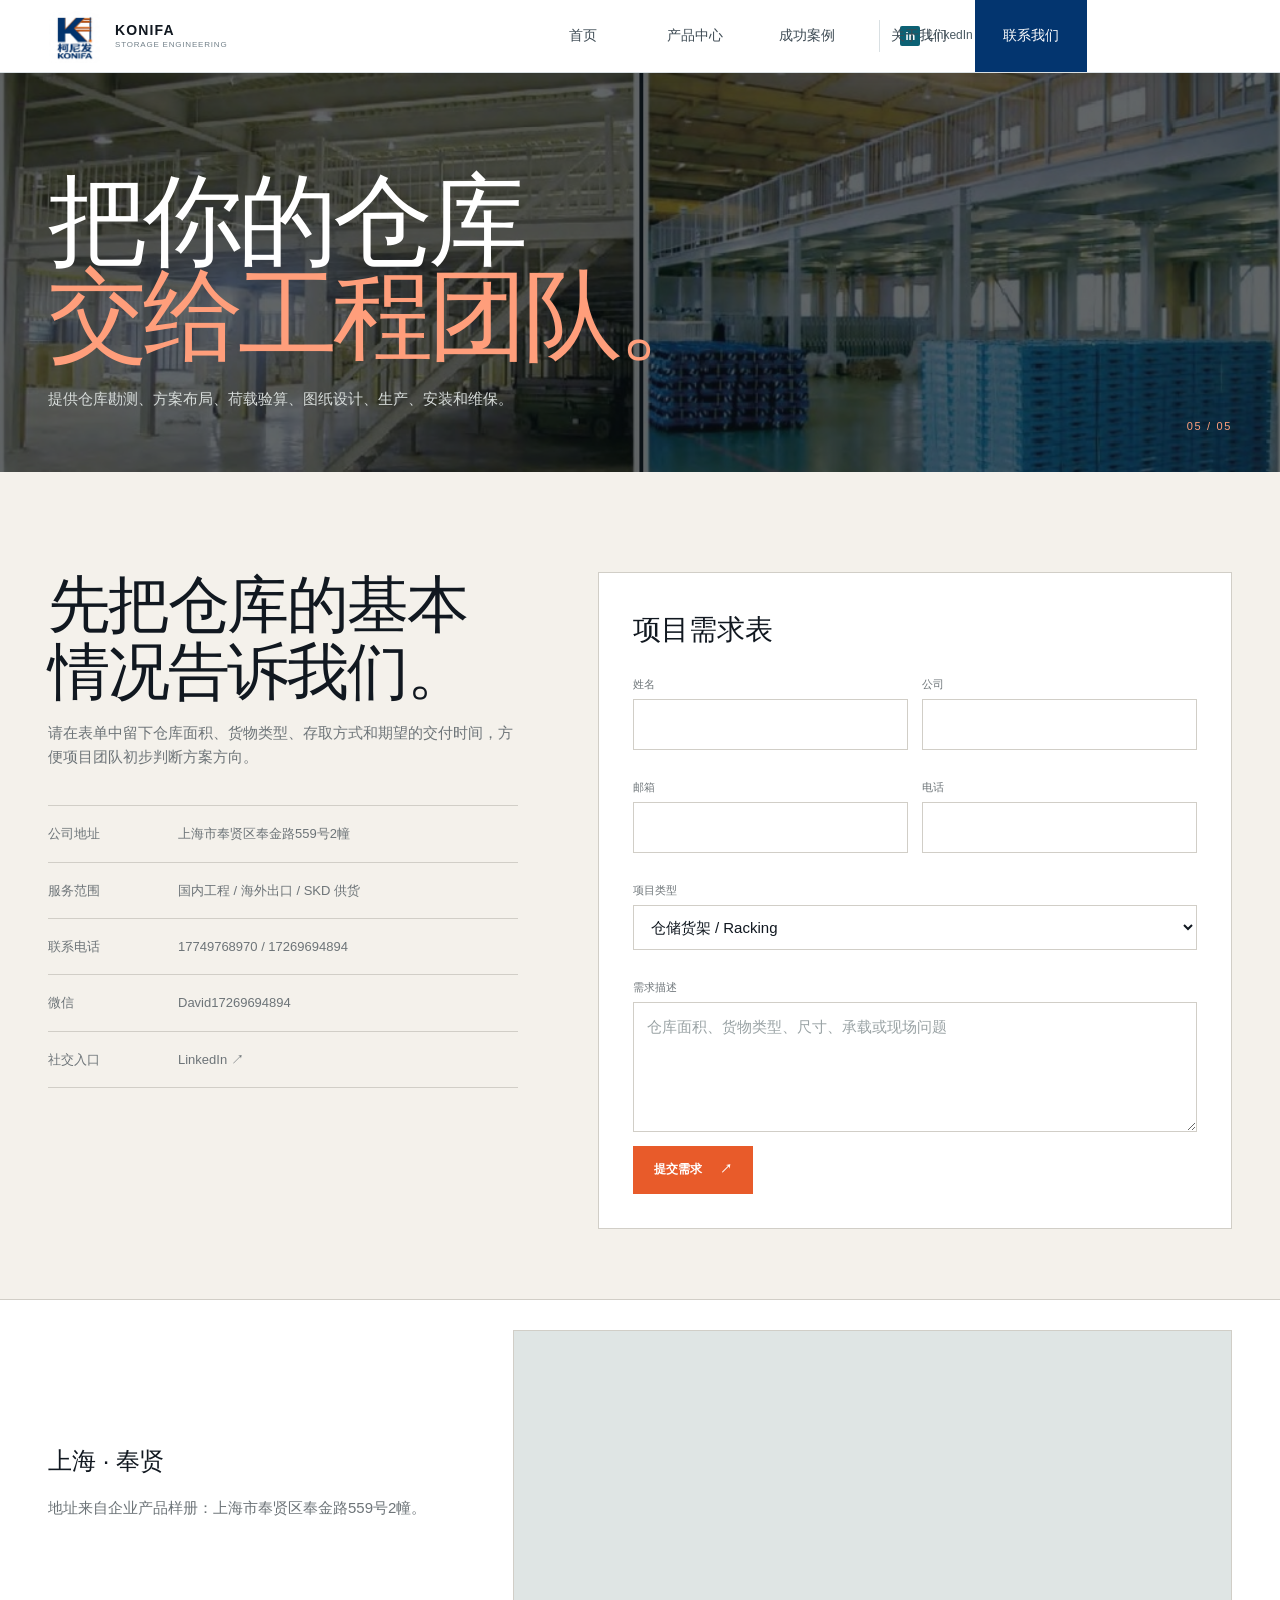
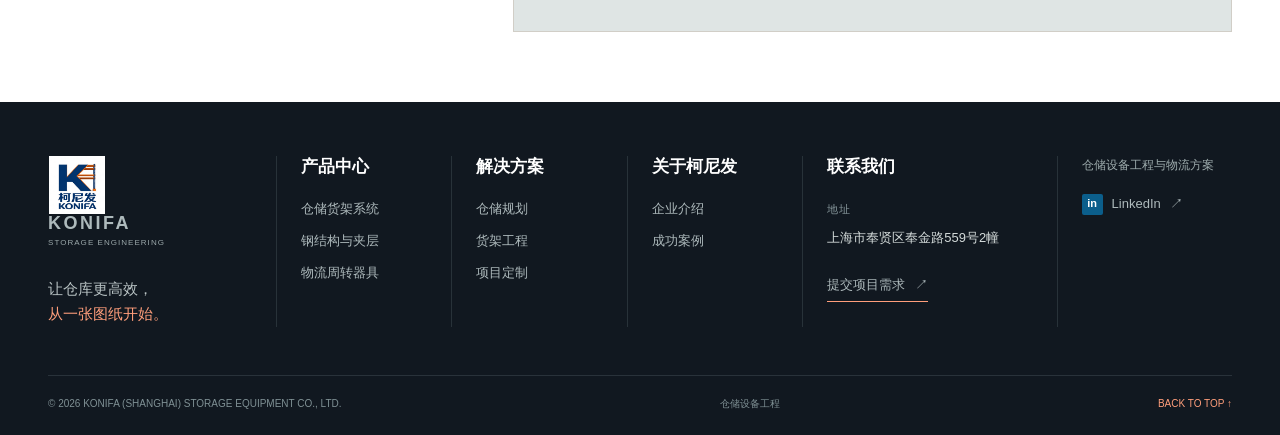
<file: contact.html>
<!doctype html>
<html lang="zh-CN"><head><meta charset="UTF-8" /><meta name="viewport" content="width=device-width, initial-scale=1.0" /><meta name="description" content="Contact Konifa for warehouse storage equipment and project engineering." /><title>联系我们 | Konifa</title><link rel="icon" href="favicon.svg" type="image/svg+xml" /><link rel="stylesheet" href="styles-20261106-6.css?v=20261106-16" /></head>
<body data-page="contact"><div id="site-header"></div><main>
<section class="page-hero"><img class="page-hero-image" src="assets/konifa/steel-platform.jpg" alt="仓储设备工程 / Storage equipment engineering" /><div class="page-hero-shade"></div><div class="container page-hero-content"><p class="eyebrow"><span class="zh">联系我们</span><span class="en">CONTACT KONIFA</span></p><h1><span class="zh">把你的仓库<br /><em>交给工程团队。</em></span><span class="en">Put your warehouse<br /><em>in an engineering plan.</em></span></h1><p><span class="zh">提供仓库勘测、方案布局、荷载验算、图纸设计、生产、安装和维保。</span><span class="en">Warehouse survey, layout, structural calculation, drawings, production, installation and maintenance.</span></p></div><div class="page-meta">05 / 05</div></section>
<section class="contact-intro"><div class="container contact-grid"><div class="contact-copy"><p class="section-label">01 / START A CONVERSATION</p><h2><span class="zh">先把仓库的基本情况告诉我们。</span><span class="en">Start with the basics of your warehouse.</span></h2><p><span class="zh">请在表单中留下仓库面积、货物类型、存取方式和期望的交付时间，方便项目团队初步判断方案方向。</span><span class="en">Share your warehouse area, goods, handling method and target delivery window so the project team can understand the right direction.</span></p><div class="contact-list"><div class="contact-row"><strong><span class="zh">公司地址</span><span class="en">Address</span></strong><span>上海市奉贤区奉金路559号2幢</span></div><div class="contact-row"><strong><span class="zh">服务范围</span><span class="en">Services</span></strong><span><span class="zh">国内工程 / 海外出口 / SKD 供货</span><span class="en">Domestic projects / Overseas export / SKD supply</span></span></div><div class="contact-row"><strong><span class="zh">联系电话</span><span class="en">Phone</span></strong><span>17749768970 / 17269694894</span></div><div class="contact-row"><strong><span class="zh">微信</span><span class="en">WeChat</span></strong><span>David17269694894</span></div><div class="contact-row"><strong><span class="zh">社交入口</span><span class="en">Social</span></strong><span><a href="https://www.linkedin.com/in/%E9%92%B0%E8%90%8D-%E6%9C%B1-92abb8414/recent-activity/all/" target="_blank" rel="noreferrer">LinkedIn ↗</a></span></div></div></div><form class="contact-form" onsubmit="event.preventDefault(); this.querySelector('[data-form-status]').hidden=false;"><h3><span class="zh">项目需求表</span><span class="en">Project brief</span></h3><div class="field-grid"><div class="field"><label for="name"><span class="zh">姓名</span><span class="en">Name</span></label><input id="name" name="name" required /></div><div class="field"><label for="company"><span class="zh">公司</span><span class="en">Company</span></label><input id="company" name="company" /></div><div class="field"><label for="email"><span class="zh">邮箱</span><span class="en">Email</span></label><input id="email" type="email" name="email" required /></div><div class="field"><label for="phone"><span class="zh">电话</span><span class="en">Phone</span></label><input id="phone" name="phone" /></div><div class="field field-full"><label for="type"><span class="zh">项目类型</span><span class="en">Project type</span></label><select id="type" name="type"><option>仓储货架 / Racking</option><option>钢平台或阁楼 / Steel structure</option><option>托盘与物流器具 / Logistics equipment</option><option>自动化仓储 / Automated storage</option></select></div><div class="field field-full"><label for="message"><span class="zh">需求描述</span><span class="en">Project details</span></label><textarea id="message" name="message" placeholder="仓库面积、货物类型、尺寸、承载或现场问题"></textarea></div></div><button class="button button-orange" type="submit"><span class="zh">提交需求</span><span class="en">Send inquiry</span><span>↗</span></button><p data-form-status hidden class="form-status"><span class="zh">已记录本地演示提交。正式上线前请接入邮箱或表单服务。</span><span class="en">Demo submission recorded locally. Connect an email or form service before launch.</span></p></form></div></section>
<section class="map-block"><div class="container"><p class="section-label">02 / LOCATION</p><div class="map-layout"><div class="map-copy"><h3><span class="zh">上海 · 奉贤</span><span class="en">Shanghai · Fengxian</span></h3><p><span class="zh">地址来自企业产品样册：上海市奉贤区奉金路559号2幢。</span><span class="en">Address from the supplied company catalog: Building 2, No. 559 Fengjin Road, Fengxian District, Shanghai.</span></p></div><div class="map-frame"><iframe title="柯尼发地址地图 / Konifa address map" src="https://www.google.com/maps?q=上海市奉贤区奉金路559号2幢&amp;output=embed" loading="lazy" referrerpolicy="no-referrer-when-downgrade"></iframe></div></div></div></section>
</main><div id="site-footer"></div><script src="script.js?v=20261106-11"></script></body></html>
</file>
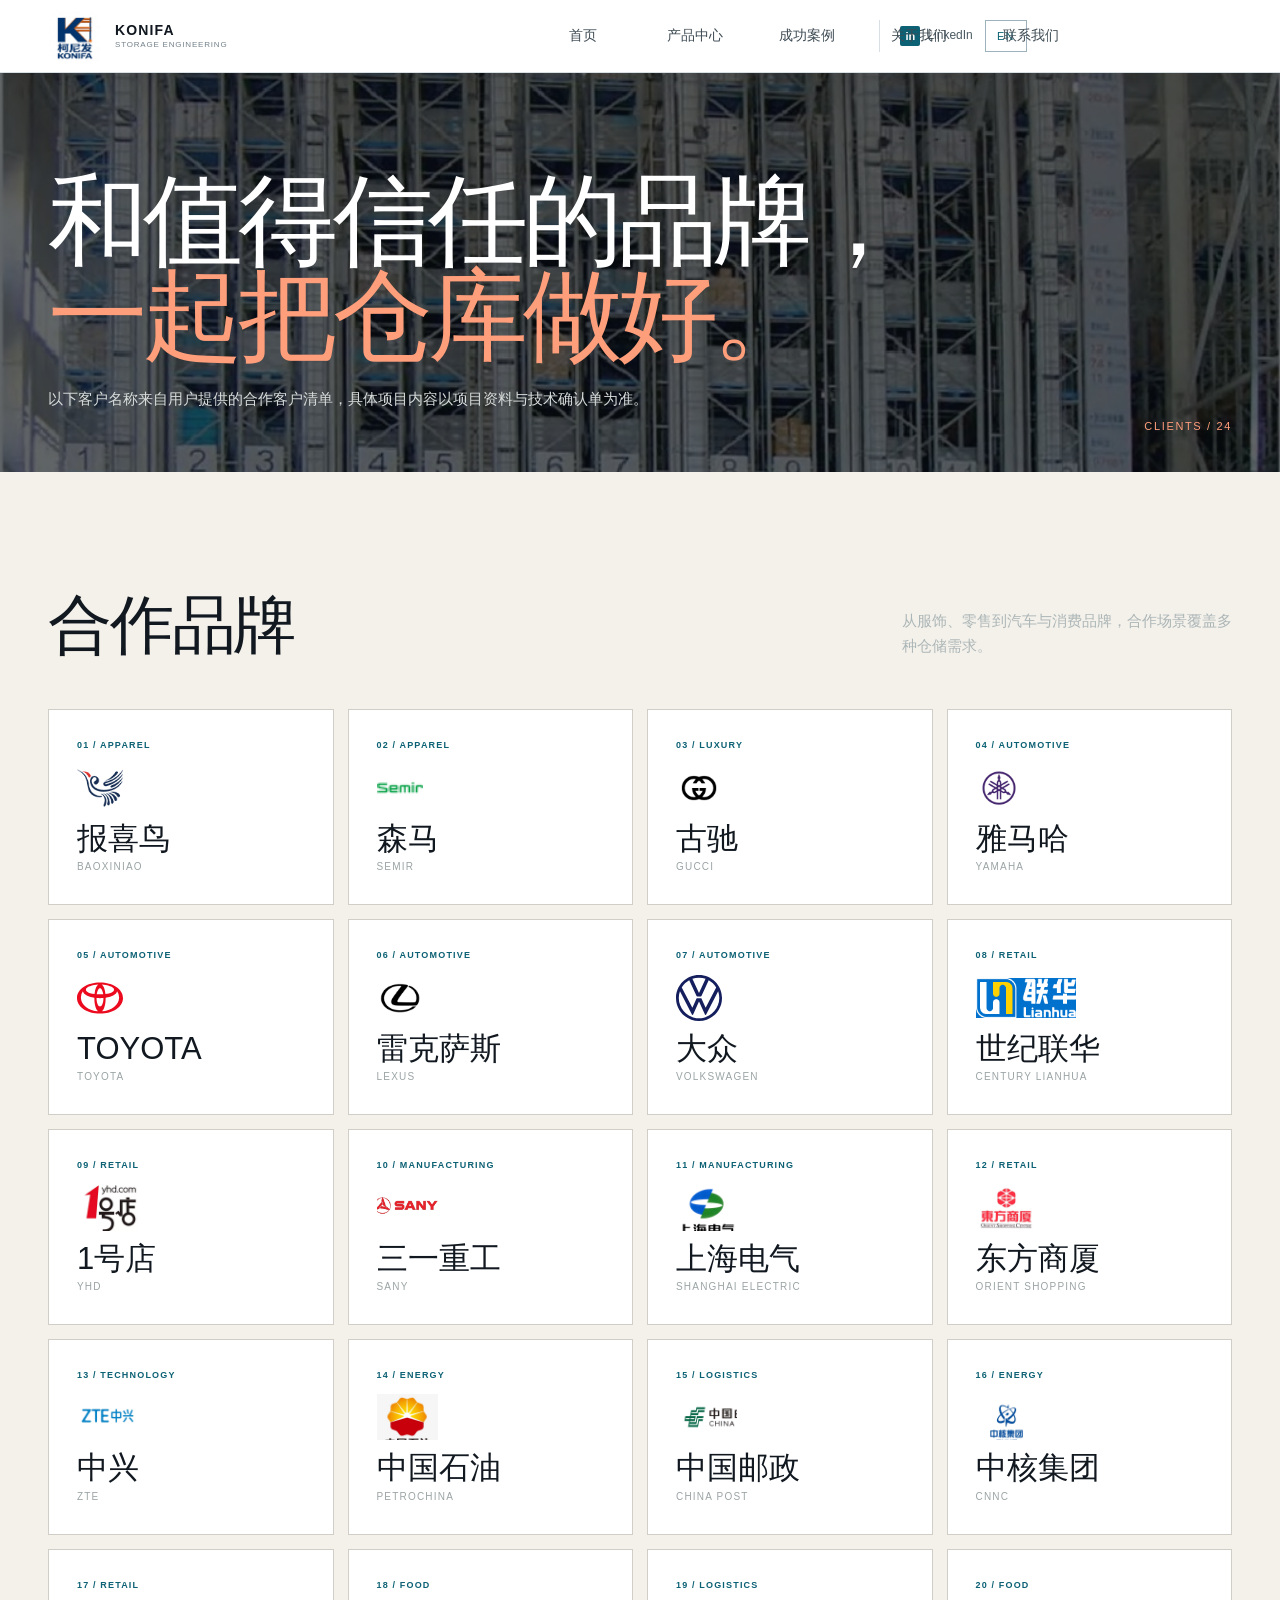
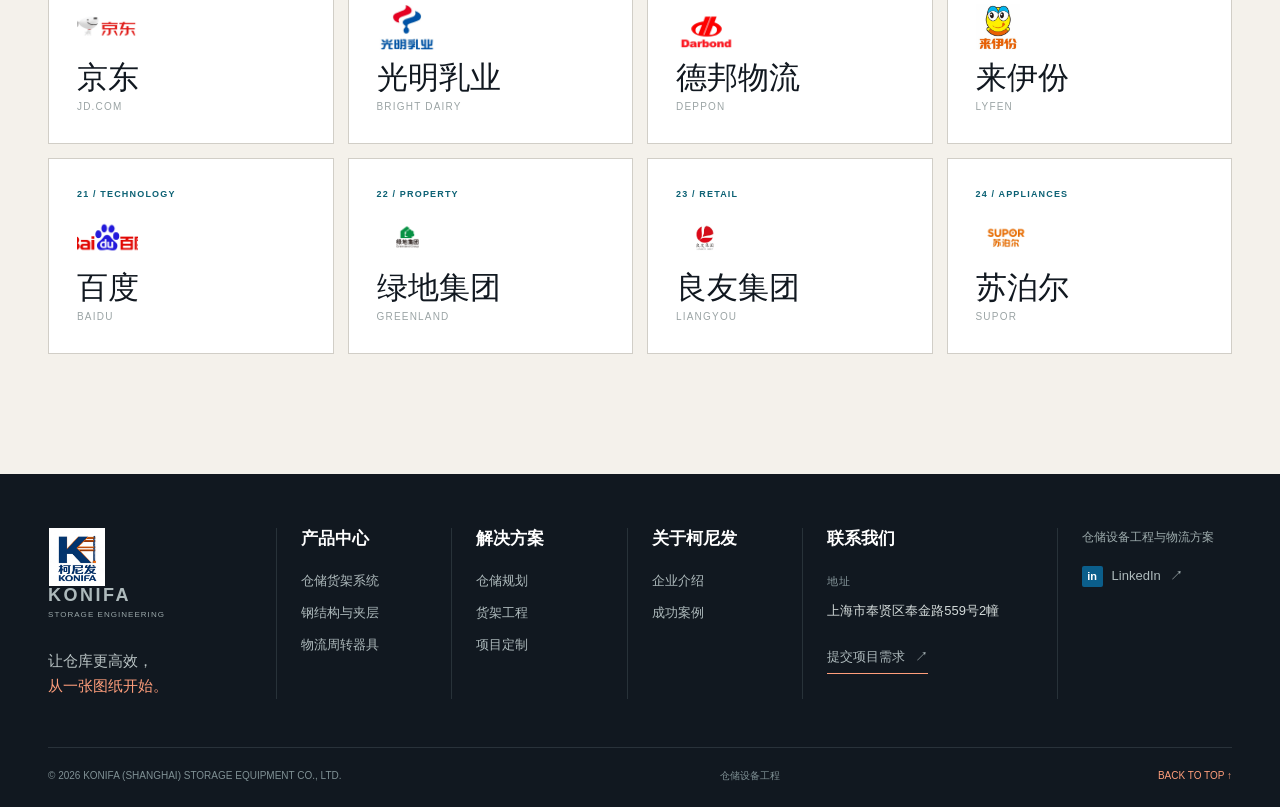
<file: partners.html>
<!doctype html>
<html lang="zh-CN"><head><meta charset="UTF-8" /><meta name="viewport" content="width=device-width, initial-scale=1.0" /><meta name="description" content="Konifa partner clients and warehouse project collaborators." /><title>合作客户 | Konifa</title><link rel="icon" href="favicon.svg" type="image/svg+xml" /><link rel="stylesheet" href="styles-20261106-6.css?v=20261106-11" /></head>
<body data-page="partners"><div id="site-header"></div><main>
<section class="page-hero"><img class="page-hero-image" src="assets/konifa/automated-warehouse.jpg" alt="合作客户仓储项目 / Partner warehouse projects" /><div class="page-hero-shade"></div><div class="container page-hero-content"><p class="eyebrow"><span class="zh">合作客户</span><span class="en">PARTNER CLIENTS</span></p><h1><span class="zh">和值得信任的品牌，<br /><em>一起把仓库做好。</em></span><span class="en">Building better warehouses<br /><em>with trusted brands.</em></span></h1><p><span class="zh">以下客户名称来自用户提供的合作客户清单，具体项目内容以项目资料与技术确认单为准。</span><span class="en">The client names below come from the supplied partner list. Project scope is confirmed through project materials and technical review.</span></p></div><div class="page-meta">CLIENTS / 24</div></section>
<section class="section partner-directory"><div class="container"><div class="section-heading"><div><p class="section-label">01 / CLIENT LIST</p><h2><span class="zh">合作品牌</span><span class="en">Partner brands</span></h2></div><p class="heading-note muted"><span class="zh">从服饰、零售到汽车与消费品牌，合作场景覆盖多种仓储需求。</span><span class="en">Across apparel, retail, automotive and consumer brands, with varied warehouse needs.</span></p></div><div class="partner-page-grid"><div class="partner-page-card"><small>01 / APPAREL</small><img class="partner-logo" src="assets/partners/baoxiniao.png" alt="报喜鸟 Logo" /><strong>报喜鸟</strong><span>BAOXINIAO</span></div><div class="partner-page-card"><small>02 / APPAREL</small><img class="partner-logo" src="assets/partners/semir.png" alt="森马 Logo" /><strong>森马</strong><span>SEMIR</span></div><div class="partner-page-card"><small>03 / LUXURY</small><img class="partner-logo" src="assets/partners/gucci.png" alt="Gucci Logo" /><strong>古驰</strong><span>GUCCI</span></div><div class="partner-page-card"><small>04 / AUTOMOTIVE</small><img class="partner-logo" src="assets/partners/yamaha.png" alt="Yamaha Logo" /><strong>雅马哈</strong><span>YAMAHA</span></div><div class="partner-page-card"><small>05 / AUTOMOTIVE</small><img class="partner-logo" src="assets/partners/toyota.svg" alt="Toyota Logo" /><strong>TOYOTA</strong><span>TOYOTA</span></div><div class="partner-page-card"><small>06 / AUTOMOTIVE</small><img class="partner-logo" src="assets/partners/lexus.png" alt="Lexus Logo" /><strong>雷克萨斯</strong><span>LEXUS</span></div><div class="partner-page-card"><small>07 / AUTOMOTIVE</small><img class="partner-logo" src="assets/partners/volkswagen.svg" alt="Volkswagen Logo" /><strong>大众</strong><span>VOLKSWAGEN</span></div><div class="partner-page-card"><small>08 / RETAIL</small><img class="partner-logo" src="assets/partners/lianhua.png" alt="世纪联华 Logo" /><strong>世纪联华</strong><span>CENTURY LIANHUA</span></div><div class="partner-page-card"><small>09 / RETAIL</small><img class="partner-logo" src="assets/partners/additional/yhd.png" alt="1号店 Logo" /><strong>1号店</strong><span>YHD</span></div><div class="partner-page-card"><small>10 / MANUFACTURING</small><img class="partner-logo" src="assets/partners/additional/sany.jpg" alt="三一重工 Logo" /><strong>三一重工</strong><span>SANY</span></div><div class="partner-page-card"><small>11 / MANUFACTURING</small><img class="partner-logo" src="assets/partners/additional/shanghai-electric.jpg" alt="上海电气 Logo" /><strong>上海电气</strong><span>SHANGHAI ELECTRIC</span></div><div class="partner-page-card"><small>12 / RETAIL</small><img class="partner-logo" src="assets/partners/additional/orient-shopping.jpg" alt="东方商厦 Logo" /><strong>东方商厦</strong><span>ORIENT SHOPPING</span></div><div class="partner-page-card"><small>13 / TECHNOLOGY</small><img class="partner-logo" src="assets/partners/additional/zte.jpg" alt="中兴 Logo" /><strong>中兴</strong><span>ZTE</span></div><div class="partner-page-card"><small>14 / ENERGY</small><img class="partner-logo" src="assets/partners/additional/petrochina.png" alt="中国石油 Logo" /><strong>中国石油</strong><span>PETROCHINA</span></div><div class="partner-page-card"><small>15 / LOGISTICS</small><img class="partner-logo" src="assets/partners/additional/china-post.png" alt="中国邮政 Logo" /><strong>中国邮政</strong><span>CHINA POST</span></div><div class="partner-page-card"><small>16 / ENERGY</small><img class="partner-logo" src="assets/partners/additional/cnnc.jpg" alt="中核集团 Logo" /><strong>中核集团</strong><span>CNNC</span></div><div class="partner-page-card"><small>17 / RETAIL</small><img class="partner-logo" src="assets/partners/additional/jd.png" alt="京东 Logo" /><strong>京东</strong><span>JD.COM</span></div><div class="partner-page-card"><small>18 / FOOD</small><img class="partner-logo" src="assets/partners/additional/bright-dairy.png" alt="光明乳业 Logo" /><strong>光明乳业</strong><span>BRIGHT DAIRY</span></div><div class="partner-page-card"><small>19 / LOGISTICS</small><img class="partner-logo" src="assets/partners/additional/deppon.jpg" alt="德邦物流 Logo" /><strong>德邦物流</strong><span>DEPPON</span></div><div class="partner-page-card"><small>20 / FOOD</small><img class="partner-logo" src="assets/partners/additional/lyfen.jpg" alt="来伊份 Logo" /><strong>来伊份</strong><span>LYFEN</span></div><div class="partner-page-card"><small>21 / TECHNOLOGY</small><img class="partner-logo" src="assets/partners/additional/baidu.jpg" alt="百度 Logo" /><strong>百度</strong><span>BAIDU</span></div><div class="partner-page-card"><small>22 / PROPERTY</small><img class="partner-logo" src="assets/partners/additional/greenland.png" alt="绿地集团 Logo" /><strong>绿地集团</strong><span>GREENLAND</span></div><div class="partner-page-card"><small>23 / RETAIL</small><img class="partner-logo" src="assets/partners/additional/liangyou.jpg" alt="良友集团 Logo" /><strong>良友集团</strong><span>LIANGYOU</span></div><div class="partner-page-card"><small>24 / APPLIANCES</small><img class="partner-logo" src="assets/partners/additional/supor.webp" alt="苏泊尔 Logo" /><strong>苏泊尔</strong><span>SUPOR</span></div></div></div></section>
</main><div id="site-footer"></div><script src="script.js?v=20261106-11"></script></body></html>
</file>
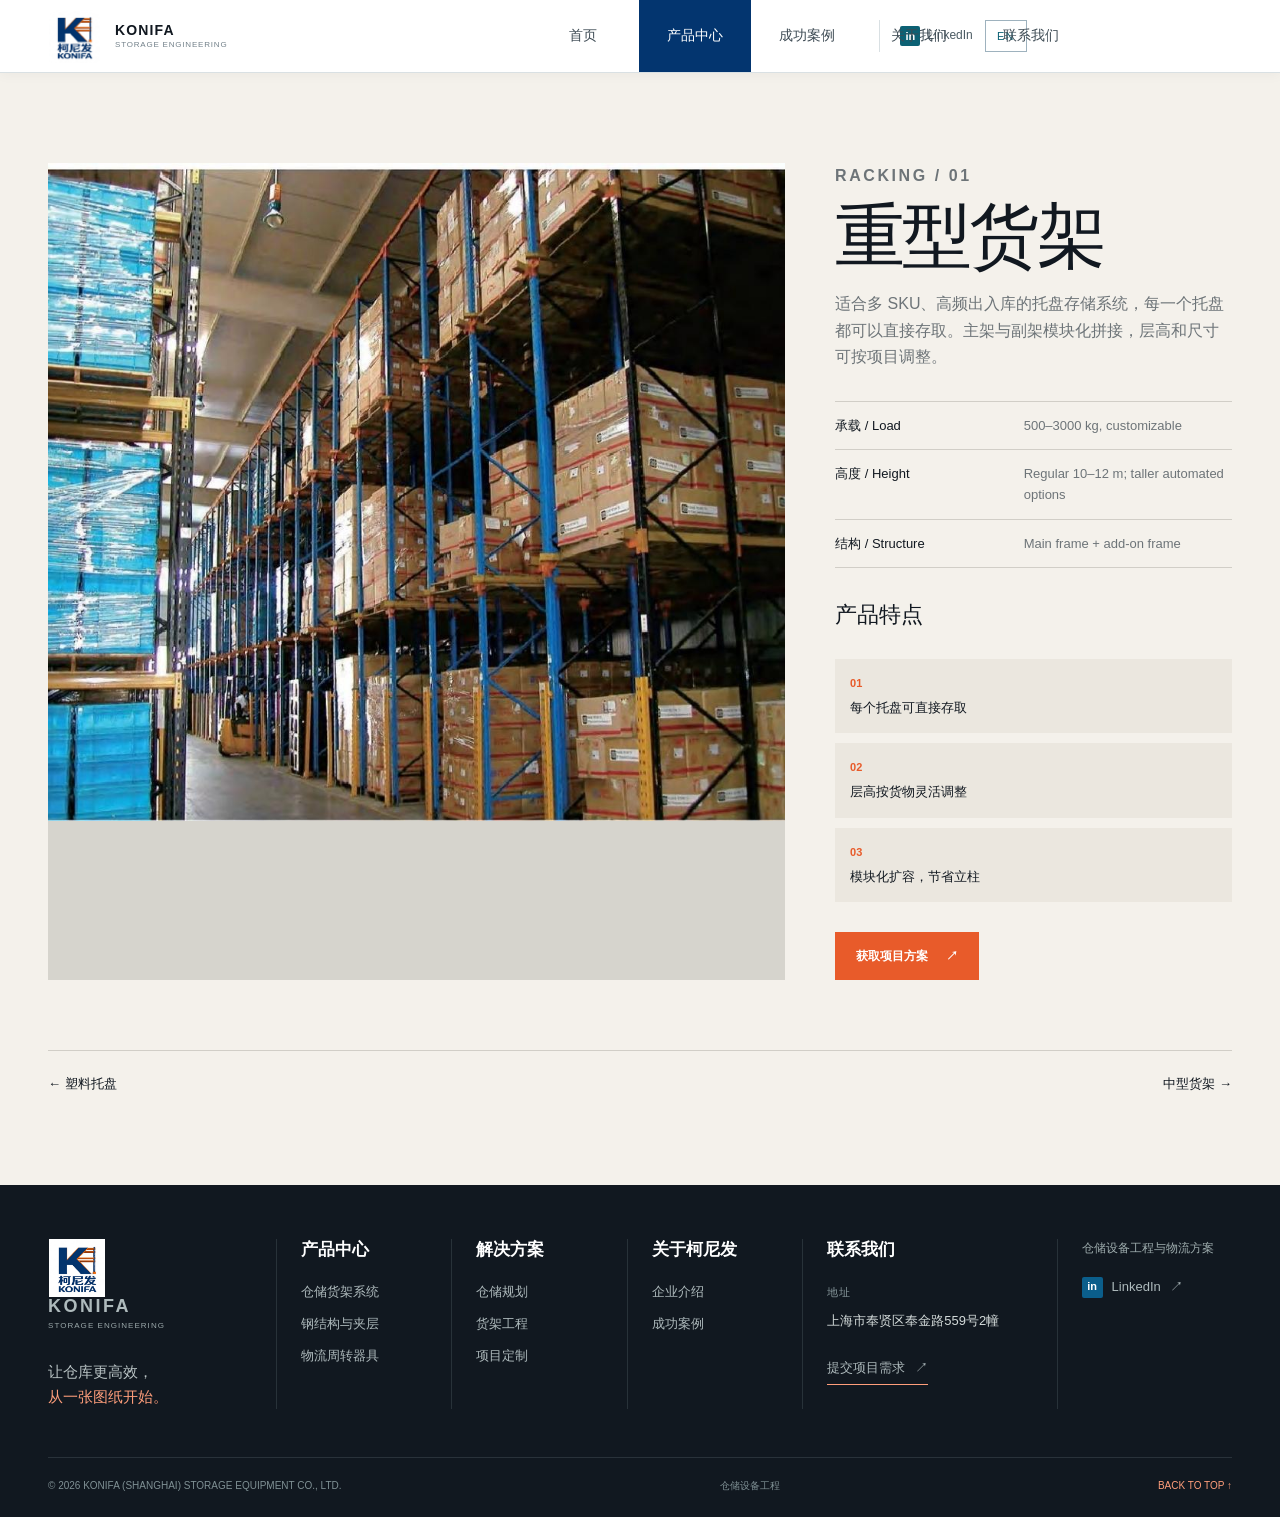
<file: product-detail.html>
<!doctype html>
<html lang="zh-CN"><head><meta charset="UTF-8" /><meta name="viewport" content="width=device-width, initial-scale=1.0" /><meta name="description" content="Konifa warehouse equipment product detail." /><title>产品详情 | Konifa</title><link rel="icon" href="favicon.svg" type="image/svg+xml" /><link rel="stylesheet" href="styles-20261106-6.css?v=20261106-13" /></head>
<body data-page="products"><div id="site-header"></div><main data-product-detail><section class="detail-wrap"><div class="container"><div class="detail-grid"><div class="detail-image"><img data-detail-image src="assets/konifa/hero-racking.jpg" alt="Product detail" /></div><div class="detail-copy"><p class="section-label" data-detail-group>RACKING / 01</p><h1 data-detail-title><span class="zh">产品</span><span class="en">Product</span></h1><p data-detail-description></p><div class="spec-table" data-detail-specs></div><h2 class="detail-points-title"><span class="zh">产品特点</span><span class="en">Product features</span></h2><div class="detail-points" data-detail-points></div><a class="button button-orange" href="contact.html"><span class="zh">获取项目方案</span><span class="en">Request a project plan</span><span>↗</span></a></div></div><div class="detail-next"><a data-prev href="products.html">←</a><a data-next href="products.html"></a></div></div></section></main><div id="site-footer"></div><script src="script.js?v=20261106-11"></script></body></html>
</file>
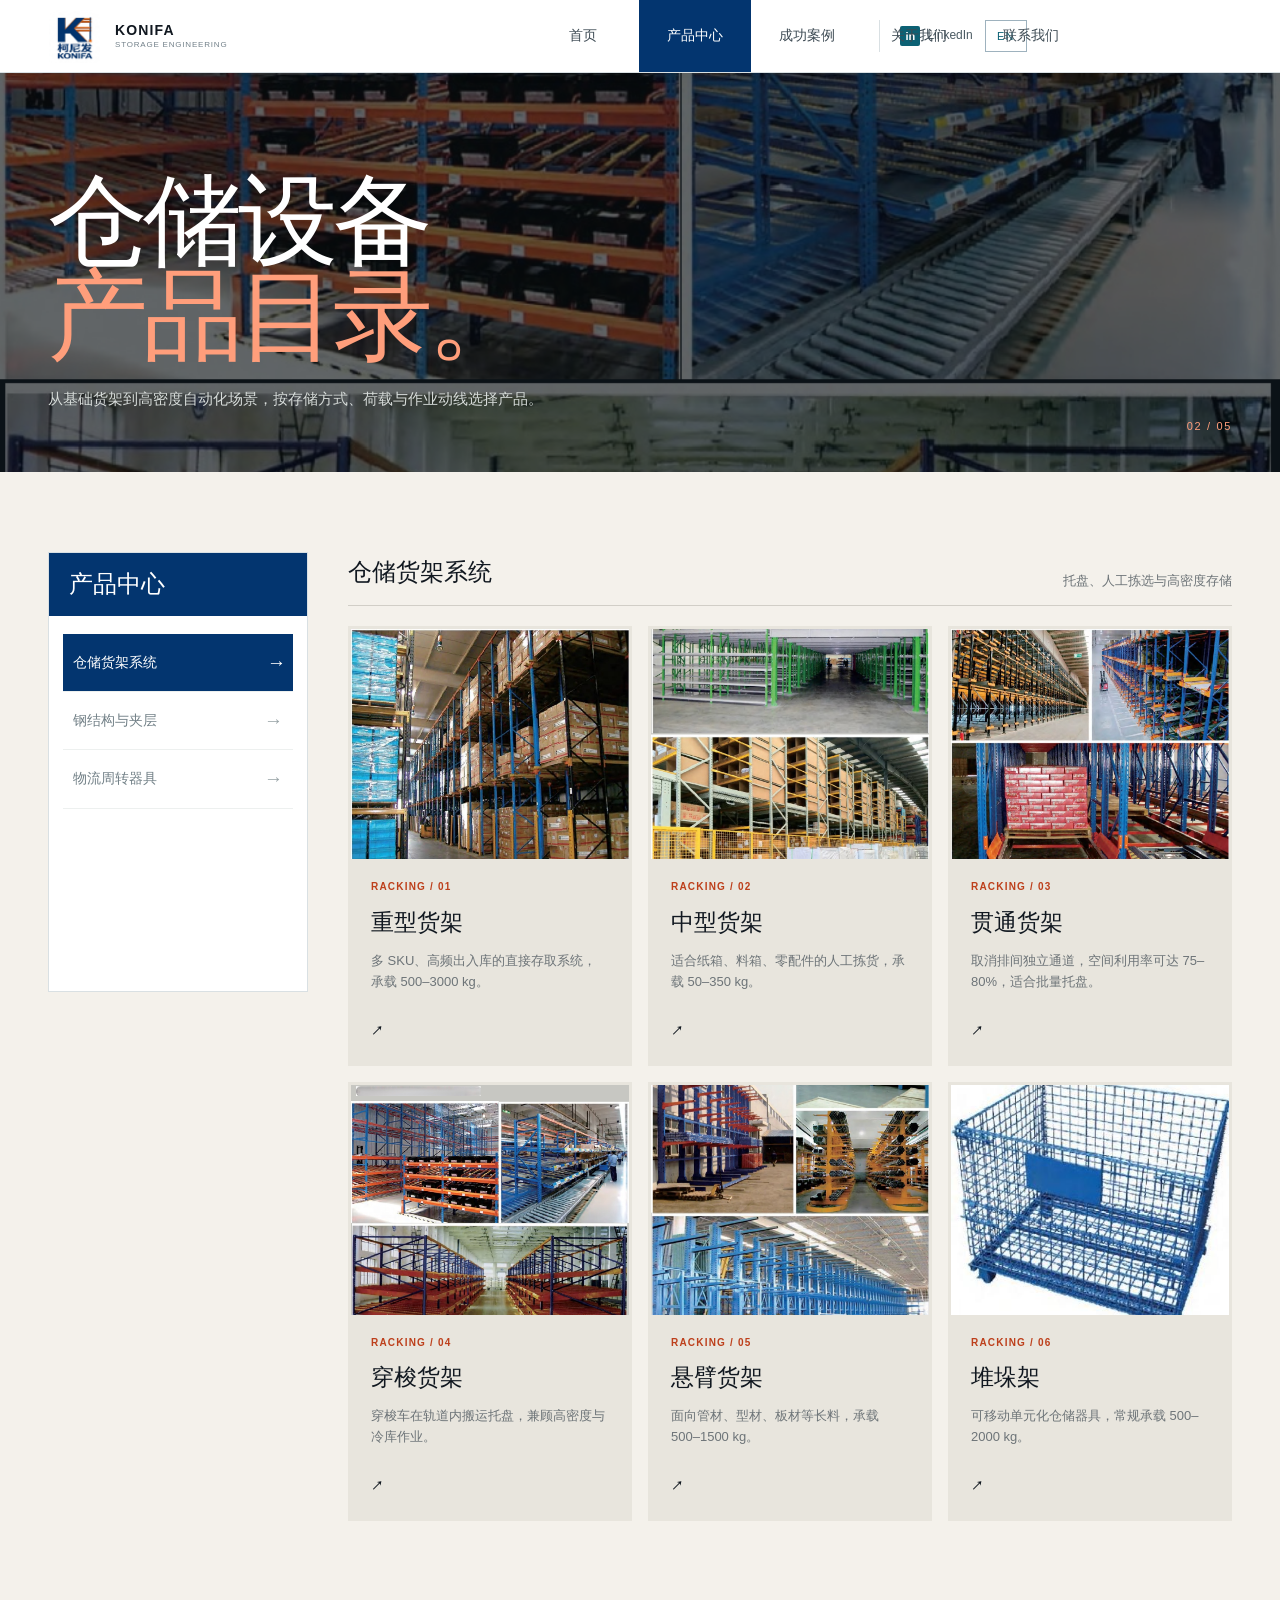
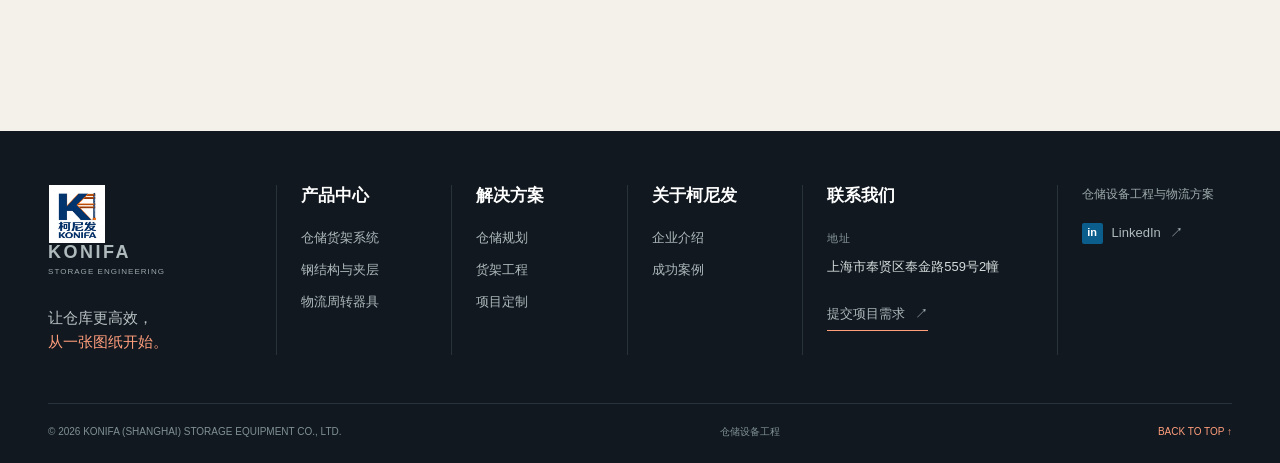
<file: products.html>
<!doctype html>
<html lang="zh-CN"><head><meta charset="UTF-8" /><meta name="viewport" content="width=device-width, initial-scale=1.0" /><meta name="description" content="Konifa warehouse racking, steel structures and logistics equipment catalog." /><title>产品中心 | Konifa</title><link rel="icon" href="favicon.svg" type="image/svg+xml" /><link rel="stylesheet" href="styles-20261106-6.css?v=20261106-14" /></head>
<body data-page="products"><div id="site-header"></div><main>
<section class="page-hero"><img class="page-hero-image" src="assets/konifa/shuttle-racking.jpg" alt="仓储设备产品中心 / Storage equipment catalog" /><div class="page-hero-shade"></div><div class="container page-hero-content"><h1><span class="zh">仓储设备<br /><em>产品目录。</em></span><span class="en">Storage equipment<br /><em>catalog.</em></span></h1><p><span class="zh">从基础货架到高密度自动化场景，按存储方式、荷载与作业动线选择产品。</span><span class="en">From everyday racking to high-density automated storage, choose by load, flow and storage method.</span></p></div><div class="page-meta">02 / 05</div></section>
<section class="section catalog-section"><div class="container"><aside class="product-category-nav" aria-label="产品分类"><h2><span class="zh">产品中心</span><span class="en">Product center</span></h2><div class="product-category-tabs"><button type="button" class="is-active" data-category-tab="racking" aria-selected="true"><span class="zh">仓储货架系统</span><span class="en">Racking systems</span><span aria-hidden="true">→</span></button><button type="button" data-category-tab="platform" aria-selected="false"><span class="zh">钢结构与夹层</span><span class="en">Steel structures</span><span aria-hidden="true">→</span></button><button type="button" data-category-tab="logistics" aria-selected="false"><span class="zh">物流周转器具</span><span class="en">Logistics equipment</span><span aria-hidden="true">→</span></button></div></aside>
<div class="catalog-group" id="racking"><div class="catalog-group-head"><h3><span class="zh">仓储货架系统</span><span class="en">Racking systems</span></h3><p><span class="zh">托盘、人工拣选与高密度存储</span><span class="en">Pallet, manual picking and high-density storage</span></p></div><div class="catalog-grid">
<a class="catalog-card" href="product-detail.html?product=heavy"><div class="catalog-media"><img src="assets/konifa/hero-racking.jpg" alt="重型货架 / Pallet racking" /></div><div class="catalog-body"><small>RACKING / 01</small><h4><span class="zh">重型货架</span><span class="en">Pallet racking</span></h4><p><span class="zh">多 SKU、高频出入库的直接存取系统，承载 500–3000 kg。</span><span class="en">Direct-access storage for many SKUs and frequent movements, 500–3000 kg stated load range.</span></p><span class="text-link">↗</span></div></a>
<a class="catalog-card" href="product-detail.html?product=medium"><div class="catalog-media"><img src="assets/konifa/warehouse-mezzanine.jpg" alt="中型货架 / Medium-duty shelving" /></div><div class="catalog-body"><small>RACKING / 02</small><h4><span class="zh">中型货架</span><span class="en">Medium-duty shelving</span></h4><p><span class="zh">适合纸箱、料箱、零配件的人工拣货，承载 50–350 kg。</span><span class="en">Manual picking for cartons, totes and parts, 50–350 kg per level stated.</span></p><span class="text-link">↗</span></div></a>
<a class="catalog-card" href="product-detail.html?product=drivein"><div class="catalog-media"><img src="assets/konifa/drive-in-racking.jpg" alt="贯通货架 / Drive-in racking" /></div><div class="catalog-body"><small>RACKING / 03</small><h4><span class="zh">贯通货架</span><span class="en">Drive-in racking</span></h4><p><span class="zh">取消排间独立通道，空间利用率可达 75–80%，适合批量托盘。</span><span class="en">High-density pallet lanes with stated 75–80% space use for batch pallet storage.</span></p><span class="text-link">↗</span></div></a>
<a class="catalog-card" href="product-detail.html?product=shuttle"><div class="catalog-media"><img src="assets/konifa/shuttle-racking.jpg" alt="穿梭货架 / Radio shuttle racking" /></div><div class="catalog-body"><small>RACKING / 04</small><h4><span class="zh">穿梭货架</span><span class="en">Radio shuttle racking</span></h4><p><span class="zh">穿梭车在轨道内搬运托盘，兼顾高密度与冷库作业。</span><span class="en">Rail-based shuttle movement for high density and cold-storage operations.</span></p><span class="text-link">↗</span></div></a>
<a class="catalog-card" href="product-detail.html?product=cantilever"><div class="catalog-media"><img src="assets/konifa/cantilever-racking.jpg" alt="悬臂货架 / Cantilever racking" /></div><div class="catalog-body"><small>RACKING / 05</small><h4><span class="zh">悬臂货架</span><span class="en">Cantilever racking</span></h4><p><span class="zh">面向管材、型材、板材等长料，承载 500–1500 kg。</span><span class="en">Side-access storage for pipes, profiles and panels, 500–1500 kg stated load range.</span></p><span class="text-link">↗</span></div></a>
<a class="catalog-card" href="product-detail.html?product=stacking"><div class="catalog-media"><img src="assets/konifa/stacking-rack.jpg" alt="堆垛架 / Stacking rack" /></div><div class="catalog-body"><small>RACKING / 06</small><h4><span class="zh">堆垛架</span><span class="en">Stacking racks</span></h4><p><span class="zh">可移动单元化仓储器具，常规承载 500–2000 kg。</span><span class="en">Movable unit storage with a stated regular load range of 500–2000 kg.</span></p><span class="text-link">↗</span></div></a>
</div></div>
<div class="catalog-group" id="platform"><div class="catalog-group-head"><h3><span class="zh">钢结构与夹层</span><span class="en">Steel structures</span></h3><p><span class="zh">扩展仓库的垂直空间</span><span class="en">Expand vertical warehouse volume</span></p></div><div class="catalog-grid"><a class="catalog-card" href="product-detail.html?product=platform"><div class="catalog-media"><img src="assets/konifa/steel-platform.jpg" alt="钢平台 / Steel platform" /></div><div class="catalog-body"><small>STRUCTURE / 01</small><h4><span class="zh">钢平台</span><span class="en">Steel platform</span></h4><p><span class="zh">独立梁柱体系，常规均布承重 300–1000 kg/m²。</span><span class="en">Freestanding beam-and-column structure, 300–1000 kg/m² stated regular load.</span></p><span class="text-link">↗</span></div></a><a class="catalog-card" href="product-detail.html?product=mezzanine"><div class="catalog-media"><img src="assets/konifa/mezzanine-racking.jpg" alt="阁楼货架 / Mezzanine racking" /></div><div class="catalog-body"><small>STRUCTURE / 02</small><h4><span class="zh">阁楼货架</span><span class="en">Mezzanine racking</span></h4><p><span class="zh">货架一体化夹层，楼面均布承重 200–500 kg/m²。</span><span class="en">Rack-supported mezzanine with 200–500 kg/m² stated regular floor load.</span></p><span class="text-link">↗</span></div></a></div></div>
<div class="catalog-group" id="logistics"><div class="catalog-group-head"><h3><span class="zh">物流周转器具</span><span class="en">Logistics equipment</span></h3><p><span class="zh">从存储单元到周转载具</span><span class="en">Storage units and handling carriers</span></p></div><div class="catalog-grid"><a class="catalog-card" href="product-detail.html?product=steelpallet"><div class="catalog-media"><img src="assets/konifa/pallets.jpg" alt="钢托盘 / Steel pallets" /></div><div class="catalog-body"><small>LOGISTICS / 01</small><h4><span class="zh">钢托盘</span><span class="en">Steel pallets</span></h4><p><span class="zh">动载 1–3 吨、静载 4–6 吨，适配货架与自动化设备。</span><span class="en">1–3 t dynamic and 4–6 t static loads stated, for racks and automated equipment.</span></p><span class="text-link">↗</span></div></a><a class="catalog-card" href="product-detail.html?product=cage"><div class="catalog-media"><img src="assets/konifa/storage-cage.jpg" alt="仓储笼 / Storage cage" /></div><div class="catalog-body"><small>LOGISTICS / 02</small><h4><span class="zh">仓储笼</span><span class="en">Storage cages</span></h4><p><span class="zh">可堆垛、折叠、上架，常规动载 500–1200 kg。</span><span class="en">Stackable, foldable and rackable, with 500–1200 kg stated regular dynamic load.</span></p><span class="text-link">↗</span></div></a><a class="catalog-card" href="product-detail.html?product=plastic"><div class="catalog-media"><img src="assets/konifa/plastic-pallet.jpg" alt="塑料托盘 / Plastic pallets" /></div><div class="catalog-body"><small>LOGISTICS / 03</small><h4><span class="zh">塑料托盘</span><span class="en">Plastic pallets</span></h4><p><span class="zh">HDPE / PP 标准化托盘，动载 0.5–2 吨，静载 1–6 吨。</span><span class="en">Standardized HDPE / PP pallets, with 0.5–2 t dynamic and 1–6 t static loads stated.</span></p><span class="text-link">↗</span></div></a></div></div>
</div></section></main><div id="site-footer"></div><script src="script-20261106-6.js?v=20261106-10"></script></body></html>
</file>
<file: styles-20261106-8.css>
:root{--ink:#111820;--ink2:#1e2a33;--paper:#f4f1eb;--paper2:#ebe7df;--line:#d1cec7;--muted:#6d7478;--orange:#e85b2a;--blue:#0c6174;--max:1240px;--ease:cubic-bezier(.2,.8,.2,1)}*{box-sizing:border-box}html{scroll-behavior:smooth}body{margin:0;color:var(--ink);background:var(--paper);font-family:Inter,"Helvetica Neue",Arial,"Noto Sans SC",sans-serif;font-size:15px;line-height:1.65}a{color:inherit;text-decoration:none}button,input,textarea,select{font:inherit}img,video{display:block;max-width:100%}.container{width:min(var(--max),calc(100% - 96px));margin:auto}.zh{display:inline}.en{display:none}body.lang-en .zh{display:none}body.lang-en .en{display:inline}.section{padding:120px 0}.section-dark{color:var(--paper);background:var(--ink)}.section-orange{background:var(--orange)}.muted{color:var(--muted)}
.site-header{position:sticky;top:0;z-index:20;display:flex;align-items:center;min-height:78px;padding:0 48px;background:rgba(244,241,235,.96);border-bottom:1px solid var(--line);backdrop-filter:blur(14px)}.brand{display:flex;align-items:center;gap:12px}.brand-mark{width:31px;height:31px;background:var(--orange);clip-path:polygon(0 0,100% 0,100% 70%,70% 70%,70% 100%,0 100%)}.brand-copy{display:grid;line-height:1}.brand-copy strong{font-size:15px;letter-spacing:.14em}.brand-copy small{margin-top:4px;color:var(--muted);font-size:8px;letter-spacing:.15em}.primary-nav{display:flex;gap:28px;margin-left:auto}.primary-nav a{position:relative;color:#4b555a;font-size:13px}.primary-nav a:after{content:"";position:absolute;right:0;bottom:-9px;left:0;height:2px;background:var(--orange);transform:scaleX(0);transform-origin:right;transition:transform .25s}.primary-nav a:hover:after,.primary-nav a.active:after{transform:scaleX(1);transform-origin:left}.header-actions{display:flex;align-items:center;gap:15px;margin-left:30px}.linkedin-link{display:flex;align-items:center;gap:7px;color:#3d4b51;font-size:12px}.linkedin-icon{display:grid;place-items:center;width:21px;height:21px;color:#fff;background:#0b5e8b;border-radius:2px;font-size:11px;font-weight:700}.language-switch{min-width:47px;padding:7px 9px;background:transparent;border:1px solid #aeb1ad;font-size:11px;letter-spacing:.1em}.menu-toggle{display:none;padding:8px;border:0;background:transparent;font-size:22px}
.hero-home{position:relative;min-height:calc(100vh - 78px);display:grid;align-items:center;overflow:hidden;color:#fff;background:var(--ink)}.hero-home-image,.page-hero-image{position:absolute;inset:0;width:100%;height:100%;object-fit:cover}.hero-home-shade,.page-hero-shade{position:absolute;inset:0;background:rgba(8,15,18,.64)}.hero-home-content{position:relative;z-index:1;padding-top:40px;padding-bottom:90px}.eyebrow,.section-label{margin:0 0 20px;color:var(--blue);font-size:11px;font-weight:700;letter-spacing:.16em}.hero-home .eyebrow{color:#ffb695}.hero-home h1{max-width:820px;margin:0 0 24px;font-size:clamp(48px,7vw,92px);line-height:1.04;letter-spacing:-.035em;font-weight:500}.hero-home h1 em,.page-hero h1 em{color:#ff9e7b;font-style:normal}.hero-lede{max-width:610px;margin:0 0 35px;color:#d7dcda;font-size:17px}.hero-actions{display:flex;gap:13px;flex-wrap:wrap}.button{display:inline-flex;align-items:center;justify-content:center;gap:18px;min-height:48px;padding:12px 20px;border:1px solid transparent;font-size:12px;font-weight:700;transition:transform .22s var(--ease),background .22s ease}.button:hover{transform:translateY(-3px)}.button-orange{background:var(--orange);color:#fff}.button-ghost{color:#fff;border-color:rgba(255,255,255,.5)}.button-dark{background:var(--ink);color:#fff}.hero-index,.hero-scroll{position:absolute;z-index:1;color:#dce0da;font-size:11px;letter-spacing:.16em}.hero-index{right:48px;bottom:38px}.hero-index span{margin:0 7px;color:var(--orange)}.hero-scroll{bottom:37px;left:48px}.hero-scroll span{margin-left:10px;color:var(--orange);font-size:17px}
.intro-band{padding:90px 0;background:var(--paper2);border-bottom:1px solid var(--line)}.intro-grid,.service-band-grid{display:grid;grid-template-columns:1fr 2.4fr;gap:80px}.intro-grid h2{max-width:760px;margin:0 0 19px;font-size:clamp(30px,4vw,52px);line-height:1.1;font-weight:500;letter-spacing:-.025em}.intro-grid .muted{max-width:740px;margin:0 0 22px}.text-link{display:inline-flex;gap:12px;align-items:center;font-size:12px;font-weight:700}.text-link span:last-child{font-size:18px;color:var(--orange)}.section-heading{display:flex;align-items:end;justify-content:space-between;gap:48px;margin-bottom:50px}.section-heading h2{margin:0;font-size:clamp(36px,5vw,64px);line-height:1.05;font-weight:500;letter-spacing:-.035em}.heading-note{max-width:330px;margin:0;color:#acb6b7}.orange-label{color:#f58158}.feature-layout,.case-teaser-grid,.detail-grid{display:grid;grid-template-columns:minmax(0,1.3fr) minmax(330px,.7fr);gap:50px}.feature-image{min-height:540px;overflow:hidden}.feature-image img,.case-teaser-visual img{width:100%;height:100%;object-fit:cover}.feature-list{border-top:1px solid #51616a}.feature-list a{display:grid;grid-template-columns:47px 1fr 20px;gap:18px;align-items:center;padding:24px 0;border-bottom:1px solid #51616a}.feature-no{color:var(--orange);font-size:12px}.feature-list strong{display:block;margin-bottom:5px;font-size:21px;font-weight:500}.feature-list small{display:block;color:#9aa7a9;font-size:12px}.product-strip{display:grid;grid-template-columns:repeat(4,1fr);gap:14px}.product-strip-card{position:relative;min-height:390px;overflow:hidden;background:var(--ink);color:#fff}.product-strip-card:after,.case-card:after{content:"";position:absolute;inset:0;background:rgba(10,16,19,.28)}.product-strip-card img{position:absolute;inset:0;width:100%;height:100%;object-fit:cover}.product-strip-card span{position:absolute;z-index:1;right:20px;bottom:18px;left:20px;display:flex;justify-content:space-between;align-items:end}.product-strip-card strong{font-size:21px;font-weight:500;text-align:right}.section-orange h2{font-size:clamp(40px,5vw,72px);line-height:1.04;font-weight:500;letter-spacing:-.04em}.case-teaser p{max-width:420px;margin:0 0 30px;color:#4a3e39}.case-teaser-visual{position:relative;min-height:400px}.case-stamp{position:absolute;right:22px;bottom:22px;display:grid;place-items:center;width:93px;height:93px;color:#fff;background:var(--ink);border:8px solid var(--orange);border-radius:50%;line-height:1}.case-stamp strong{font-size:30px}.case-stamp span{font-size:9px}.service-band{padding:75px 0;background:#dedbd3}.service-flow{display:grid;grid-template-columns:1fr auto 1fr auto 1fr auto 1fr;align-items:center;gap:14px}.service-flow span{display:grid;gap:6px;font-size:13px}.service-flow b{color:var(--orange);font-size:11px}.service-flow i{color:var(--orange);font-style:normal;font-size:21px}
.page-hero{position:relative;min-height:390px;display:grid;align-items:end;overflow:hidden;color:#fff;background:var(--ink)}.page-hero-content{position:relative;z-index:1;padding-top:100px;padding-bottom:60px}.page-hero h1{margin:0;font-size:clamp(48px,8vw,100px);font-weight:500;letter-spacing:-.05em;line-height:.95}.page-hero p{max-width:600px;margin:24px 0 0;color:#d7dcda}.page-meta{position:absolute;right:48px;bottom:37px;z-index:1;color:#ff9e7b;font-size:11px;letter-spacing:.15em}.catalog-section{padding-top:80px}.catalog-intro{display:flex;align-items:end;justify-content:space-between;gap:40px;margin-bottom:55px}.catalog-intro h2,.about-intro h2,.contact-intro h2{margin:0;max-width:720px;font-size:clamp(34px,5vw,62px);font-weight:500;line-height:1.08;letter-spacing:-.035em}.catalog-intro p{max-width:320px;margin:0;color:var(--muted)}.catalog-group{margin-bottom:90px;scroll-margin-top:110px}.catalog-group-head{display:flex;justify-content:space-between;align-items:end;gap:24px;margin-bottom:20px;border-bottom:1px solid var(--line);padding-bottom:14px}.catalog-group-head h3{margin:0;font-size:24px;font-weight:500}.catalog-group-head p{margin:0;color:var(--muted);font-size:13px}.catalog-grid{display:grid;grid-template-columns:repeat(3,1fr);gap:16px}.catalog-card{background:#e8e5dd;border:1px solid #d6d1c7;transition:transform .2s var(--ease)}.catalog-card:hover{transform:translateY(-5px)}.catalog-media{height:230px;overflow:hidden;background:#c7c7c2}.catalog-media img{width:100%;height:100%;object-fit:cover}.catalog-body{padding:20px}.catalog-body small{display:block;margin-bottom:8px;color:#bd3f1b;font-size:10px;font-weight:700;letter-spacing:.12em}.catalog-body h4{margin:0 0 8px;font-size:23px;font-weight:500}.catalog-body p{min-height:51px;margin:0 0 17px;color:var(--muted);font-size:13px}
.about-intro,.contact-intro{padding:100px 0}.about-intro-grid,.contact-grid{display:grid;grid-template-columns:1fr 1.35fr;gap:80px}.about-copy p{margin:0 0 18px;color:#565e61}.about-copy p.lead{color:var(--ink);font-size:18px}.about-image{width:100%;height:100%;min-height:390px;object-fit:cover}.about-fact-grid{display:grid;grid-template-columns:repeat(4,1fr);margin-top:40px;border-top:1px solid var(--line);border-bottom:1px solid var(--line)}.about-fact{padding:20px 14px 20px 0;border-right:1px solid var(--line)}.about-fact:not(:first-child){padding-left:14px}.about-fact:last-child{border-right:0}.about-fact strong{display:block;font-size:25px;font-weight:500}.about-fact span{display:block;color:var(--muted);font-size:11px}.capability-band{background:var(--blue);color:#fff}.capability-grid{display:grid;grid-template-columns:1fr 1fr;gap:60px}.capability-grid h2{margin:0 0 28px;font-size:clamp(35px,5vw,60px);line-height:1.05;font-weight:500}.capability-list{border-top:1px solid rgba(255,255,255,.4)}.capability-list div{display:flex;gap:18px;padding:18px 0;border-bottom:1px solid rgba(255,255,255,.4)}.capability-list b{min-width:28px;color:#ffb695;font-size:12px}.about-media-grid{display:grid;grid-template-columns:1.25fr .75fr;gap:16px}.about-media-grid img{width:100%;height:360px;object-fit:cover}
.case-section{padding:90px 0}.case-grid{display:grid;grid-template-columns:repeat(2,1fr);gap:18px}.case-card{position:relative;min-height:380px;overflow:hidden;background:var(--ink);color:#fff}.case-card img{position:absolute;inset:0;width:100%;height:100%;object-fit:cover;transition:transform .5s var(--ease)}.case-card:hover img{transform:scale(1.045)}.case-card-content{position:absolute;z-index:1;right:25px;bottom:24px;left:25px}.case-card-content small{display:block;margin-bottom:8px;color:#ffb695;font-size:10px;letter-spacing:.12em}.case-card-content h3{margin:0 0 6px;font-size:29px;font-weight:500}.case-card-content p{margin:0;color:#d7dcda;font-size:13px}.case-card-content b{position:absolute;right:0;bottom:0;color:#ff9e7b;font-size:24px;font-weight:400}.video-band{background:var(--paper2)}.video-grid{display:grid;grid-template-columns:repeat(3,1fr);gap:16px}.video-card{background:var(--paper);border:1px solid var(--line)}.video-card video{width:100%;height:250px;object-fit:cover;background:#202930}.video-card div{padding:18px}.video-card small{color:#bd3f1b;font-size:10px;letter-spacing:.12em}.video-card h3{margin:5px 0 0;font-size:20px;font-weight:500}
.detail-wrap{padding:90px 0}.detail-image{position:sticky;top:108px;overflow:hidden;background:#d6d4cd}.detail-image img{width:100%;aspect-ratio:1.12;object-fit:cover}.detail-copy .section-label{margin-bottom:12px}.detail-copy h1{margin:0 0 20px;font-size:clamp(38px,6vw,70px);line-height:1;letter-spacing:-.04em;font-weight:500}.detail-copy>p{color:var(--muted);font-size:16px}.spec-table{margin:30px 0;border-top:1px solid var(--line)}.spec-row{display:grid;grid-template-columns:1fr 1.2fr;gap:15px;padding:13px 0;border-bottom:1px solid var(--line);font-size:13px}.spec-row strong{font-weight:500}.spec-row span{color:var(--muted)}.detail-points{display:grid;grid-template-columns:1fr 1fr;gap:10px;margin:30px 0}.detail-points div{padding:15px;background:var(--paper2);font-size:13px}.detail-points b{display:block;margin-bottom:5px;color:var(--orange);font-size:11px}.detail-next{display:flex;justify-content:space-between;gap:20px;margin-top:70px;padding-top:22px;border-top:1px solid var(--line);font-size:13px}.contact-intro{padding-bottom:70px}.contact-copy p{color:var(--muted)}.contact-list{margin-top:35px;border-top:1px solid var(--line)}.contact-row{display:grid;grid-template-columns:110px 1fr;gap:20px;padding:17px 0;border-bottom:1px solid var(--line);font-size:13px}.contact-row strong{font-weight:500}.contact-row span{color:var(--muted)}.contact-form{padding:34px;background:var(--ink);color:#fff}.contact-form h3{margin:0 0 22px;font-size:28px;font-weight:500}.field-grid{display:grid;grid-template-columns:1fr 1fr;gap:14px}.field{display:grid;gap:6px;margin-bottom:14px}.field-full{grid-column:1/-1}.field label{color:#c6ced0;font-size:11px}.field input,.field textarea,.field select{width:100%;padding:12px 13px;color:#fff;background:#1e2a33;border:1px solid #526269;border-radius:0;outline:0}.field textarea{min-height:130px;resize:vertical}.form-status{color:#ffb695;font-size:12px}.map-block{padding:30px 0 70px;border-top:1px solid var(--line)}.map-block h3{margin:0 0 15px;font-size:24px;font-weight:500}.map-block p{margin:0;color:var(--muted)}.site-footer{padding:55px 48px 28px;background:var(--ink);color:#eef0eb}.footer-main{display:flex;justify-content:space-between;gap:40px;padding-bottom:42px;border-bottom:1px solid #455158}.footer-main h2{max-width:480px;margin:0;font-size:34px;line-height:1.1;font-weight:500}.footer-main h2 em{color:#ff9e7b;font-style:normal}.footer-links{display:grid;grid-template-columns:repeat(2,auto);gap:8px 40px;font-size:13px;color:#c3cbca}.footer-bottom{display:flex;justify-content:space-between;gap:30px;padding-top:20px;color:#899597;font-size:11px}.back-top{color:#ff9e7b}
@media(max-width:900px){.site-header{padding:0 22px}.primary-nav{position:absolute;top:77px;right:0;left:0;display:none;flex-direction:column;gap:0;margin:0;padding:12px 22px;background:var(--paper);border-bottom:1px solid var(--line)}.primary-nav.is-open{display:flex}.primary-nav a{padding:12px 0}.header-actions{margin-left:auto}.linkedin-link{display:none}.menu-toggle{display:block;margin-left:7px}.container{width:min(var(--max),calc(100% - 44px))}.hero-home h1{font-size:clamp(44px,12vw,72px)}.intro-grid,.service-band-grid,.about-intro-grid,.contact-grid,.feature-layout,.case-teaser-grid,.detail-grid,.capability-grid{grid-template-columns:1fr;gap:30px}.section{padding:80px 0}.section-heading{align-items:start;flex-direction:column;gap:25px;margin-bottom:32px}.feature-image{min-height:380px}.product-strip{grid-template-columns:repeat(2,1fr)}.product-strip-card{min-height:300px}.catalog-grid{grid-template-columns:repeat(2,1fr)}.catalog-intro{align-items:start;flex-direction:column}.about-fact-grid{grid-template-columns:repeat(2,1fr)}.case-grid,.video-grid{grid-template-columns:1fr}.detail-image{position:relative;top:auto}.footer-main{flex-direction:column}.page-meta{right:22px}.service-flow{grid-template-columns:1fr 1fr;gap:18px 10px}.service-flow i{display:none}}
@media(max-width:560px){.site-header{min-height:68px;padding:0 18px}.primary-nav{top:67px}.brand-copy strong{font-size:13px}.hero-home{min-height:620px}.hero-home-content{padding-top:15px;padding-bottom:90px}.hero-lede{font-size:15px}.hero-actions{display:grid;grid-template-columns:1fr}.button{width:100%}.hero-index{right:18px;bottom:20px}.hero-scroll{left:18px;bottom:20px}.intro-band{padding:65px 0}.section-heading h2,.catalog-intro h2,.about-intro h2,.contact-intro h2{font-size:38px}.feature-image{min-height:300px}.product-strip{grid-template-columns:1fr}.product-strip-card{min-height:320px}.catalog-grid{grid-template-columns:1fr}.catalog-media{height:245px}.catalog-group{margin-bottom:62px}.section-orange h2{font-size:43px}.case-stamp{width:75px;height:75px;border-width:6px}.case-stamp strong{font-size:24px}.about-fact{padding:15px 8px 15px 0!important}.about-fact strong{font-size:20px}.field-grid{grid-template-columns:1fr}.field-full{grid-column:auto}.footer-main h2{font-size:28px}.footer-links{gap:8px 22px}.footer-bottom{flex-direction:column;gap:7px}}

/* Footer: keep one LinkedIn entry and remove the duplicate right-side logo. */
.footer-side-mark{display:none!important}
.footer-side p{margin-top:0!important}
.footer-inner>.footer-column:nth-child(4)>a[href*="linkedin"]{display:none!important}
/* User-supplied Konifa identity and homepage carousel. */
.brand-mark{width:60px;height:58px;background:transparent url('assets/konifa/konifa-logo.png') center/contain no-repeat;clip-path:none;mix-blend-mode:multiply}
.brand-copy strong{display:none}
.brand-copy small{margin-top:0}
.hero-home-slides{position:absolute;inset:0}
.hero-home-image{opacity:0;transition:opacity .7s ease}
.hero-home-image.is-active{opacity:1}
.hero-home-controls{position:absolute;right:48px;bottom:28px;z-index:2;display:flex;align-items:center;gap:14px}
.hero-home-controls button{display:grid;place-items:center;width:32px;height:32px;padding:0;color:#fff;background:rgba(8,15,18,.38);border:1px solid rgba(255,255,255,.45);font-size:16px;cursor:pointer;transition:background .2s ease,color .2s ease}
.hero-home-controls button:hover,.hero-home-controls button:focus-visible{color:var(--ink);background:#fff;outline:none}
.hero-home-dots{display:flex;align-items:center;gap:7px}
.hero-home-dots button{width:7px;height:7px;min-height:0;background:rgba(255,255,255,.5);border:0;border-radius:50%}
.hero-home-dots button.is-active{background:var(--orange);transform:scale(1.35)}
.hero-index{bottom:78px}
@media(max-width:900px){.hero-home-controls{right:22px}.hero-index{bottom:78px}}
@media(max-width:560px){.brand-mark{width:51px;height:51px}.brand-copy small{font-size:7px}.hero-home-controls{right:18px;bottom:17px}.hero-index{right:18px;bottom:61px}}
.hero-home{min-height:calc(66.6667vh - 52px)}
@media(max-width:560px){.hero-home{min-height:480px}}
.home-about{background:#f9f8f5;border-top:1px solid var(--line);border-bottom:1px solid var(--line)}
.home-about-grid{display:grid;grid-template-columns:minmax(0,1fr) minmax(0,1.05fr);gap:90px;align-items:start}
.home-about-lead h2{max-width:650px;margin:0;font-size:clamp(42px,5.7vw,78px);line-height:1.04;font-weight:500;letter-spacing:-.045em}
.home-about-since{margin:38px 0 0;color:#e5e7e4;font-size:clamp(56px,8vw,112px);font-weight:500;line-height:.9;letter-spacing:-.04em}
.home-about-since span{display:block;margin-top:13px;color:#d8dbd7;font-size:11px;letter-spacing:.22em}
.home-about-copy{padding-top:8px}
.home-about-kicker{margin:0 0 18px;color:var(--orange);font-size:11px;font-weight:700;letter-spacing:.16em}
.home-about-copy h3{max-width:650px;margin:0 0 18px;font-size:clamp(24px,3vw,39px);line-height:1.12;font-weight:500}
.home-about-copy>p:not(.home-about-kicker){max-width:650px;margin:0 0 28px;color:var(--muted);font-size:15px}
.home-about-stats{display:grid;grid-template-columns:repeat(3,1fr);gap:20px;margin-top:55px;padding-top:18px;border-top:1px solid var(--line)}
.home-about-stats div{display:grid;gap:5px}
.home-about-stats strong{font-size:clamp(27px,3.4vw,46px);font-weight:500;line-height:1}
.home-about-stats strong span{font-size:.45em}
.home-about-stats>div>span{color:var(--muted);font-size:11px}
.home-cases{background:var(--paper)}
.case-showcase-grid{display:grid;grid-template-columns:minmax(0,1.04fr) minmax(0,.96fr);grid-template-rows:minmax(345px,1fr) minmax(315px,.88fr);gap:16px}
.home-case-card{position:relative;min-height:320px;overflow:hidden;background:var(--ink);color:#fff;border-radius:8px}
.home-case-card:after{content:"";position:absolute;inset:0;background:linear-gradient(180deg,rgba(8,15,18,.02) 28%,rgba(8,15,18,.78) 100%)}
.home-case-card img{width:100%;height:100%;object-fit:cover;transition:transform .55s var(--ease)}
.home-case-card:hover img{transform:scale(1.045)}
.home-case-large{grid-column:1;grid-row:1}
.home-case-top{grid-column:2;grid-row:1}
.home-case-bottom{grid-column:2;grid-row:2}
.home-case-overlay{position:absolute;right:24px;bottom:22px;left:24px;z-index:1;display:grid;gap:4px}
.home-case-overlay small{color:#ffb695;font-size:10px;font-weight:700;letter-spacing:.12em}
.home-case-overlay strong{font-size:clamp(23px,2.6vw,36px);font-weight:500;line-height:1.08}
.home-case-overlay>span{color:#d7dcda;font-size:13px}
.home-cases-intro{grid-column:1;grid-row:2;display:flex;flex-direction:column;align-items:flex-start;justify-content:center;padding:14px 34px 14px 0}
.home-cases-intro h2{margin:0 0 18px;font-size:clamp(36px,4.6vw,62px);line-height:1.04;font-weight:500;letter-spacing:-.04em}
.home-cases-intro>p:not(.section-label){max-width:520px;margin:0 0 25px;color:var(--muted)}
@media(max-width:900px){.home-about-grid{gap:42px}.case-showcase-grid{grid-template-rows:minmax(300px,1fr) minmax(260px,.88fr)}}
@media(max-width:560px){.home-about{padding:76px 0}.home-about-grid{grid-template-columns:1fr;gap:34px}.home-about-lead h2{font-size:44px}.home-about-since{margin-top:28px;font-size:70px}.home-about-copy{padding-top:0}.home-about-stats{gap:10px;margin-top:38px}.home-about-stats strong{font-size:29px}.home-about-stats>div>span{font-size:10px}.case-showcase-grid{display:grid;grid-template-columns:1fr;grid-template-rows:none;gap:14px}.home-case-large,.home-case-top,.home-case-bottom,.home-cases-intro{grid-column:auto;grid-row:auto}.home-case-card{min-height:300px}.home-cases-intro{padding:35px 0 20px}.home-cases-intro h2{font-size:43px}}
.product-center-section{background:#eef3f4}
.product-center-heading{align-items:end}
.home-product-grid{display:grid;grid-template-columns:repeat(5,minmax(0,1fr));gap:12px}
.home-product-card{position:relative;min-height:290px;overflow:hidden;background:#172630;color:#fff;border:1px solid transparent;border-radius:2px;transition:border-color .25s ease,box-shadow .25s ease,transform .25s var(--ease)}
.home-product-card:before{content:"";position:absolute;top:17px;right:17px;z-index:2;width:8px;height:8px;background:var(--orange);border-radius:50%;opacity:0;transform:scale(.25);transition:opacity .25s ease,transform .25s var(--ease)}
.home-product-card:after{content:"";position:absolute;inset:0;z-index:0;background:linear-gradient(180deg,rgba(13,25,33,.02) 30%,rgba(13,25,33,.88) 100%);transition:background .25s ease}
.home-product-card img{position:absolute;inset:0;width:100%;height:100%;object-fit:cover;filter:saturate(.72);transition:transform .5s var(--ease),filter .35s ease}
.home-product-card:hover{border-color:var(--orange);box-shadow:inset 0 -4px 0 var(--orange);transform:translateY(-4px)}
.home-product-card:hover:before{opacity:1;transform:scale(1.35)}
.home-product-card:hover:after{background:linear-gradient(180deg,rgba(232,91,42,.08) 18%,rgba(13,25,33,.82) 100%)}
.home-product-card:hover img{filter:saturate(1.08);transform:scale(1.05)}
.home-product-overlay{position:absolute;right:18px;bottom:17px;left:18px;z-index:1;display:grid;gap:4px}
.home-product-overlay small{color:#ffb695;font-size:9px;font-weight:700;letter-spacing:.1em}
.home-product-overlay strong{font-size:clamp(18px,1.8vw,25px);font-weight:500;line-height:1.1;transition:color .25s ease}
.home-product-overlay>span{color:#d7dcda;font-size:11px;line-height:1.4}
.home-product-card:hover .home-product-overlay strong{color:#ffb695}
.home-product-more{margin-top:27px}
@media(max-width:1100px){.home-product-grid{grid-template-columns:repeat(3,minmax(0,1fr))}.home-product-card{min-height:265px}}
@media(max-width:560px){.product-center-section{padding:82px 0}.product-center-heading{align-items:start}.home-product-grid{grid-template-columns:repeat(2,minmax(0,1fr));gap:10px}.home-product-card{min-height:260px}.home-product-overlay{right:13px;bottom:13px;left:13px}.home-product-overlay>span{font-size:10px}.home-product-more{margin-top:22px}}
.partners-home-section{background:#edf2f3}
.partners-home-heading{display:flex;align-items:end;justify-content:space-between;gap:50px;margin-bottom:42px}
.partners-home-heading h2{margin:0;font-size:clamp(42px,5vw,68px);font-weight:500;line-height:1.02;letter-spacing:-.04em}
.partners-home-heading>p{max-width:350px;margin:0;color:var(--muted)}
.partners-home-grid{display:grid;grid-template-columns:repeat(4,1fr);gap:12px}
.partner-home-card{position:relative;display:flex;min-height:138px;flex-direction:column;justify-content:center;padding:22px 24px;background:#fff;border:1px solid #dfe4e4;transition:transform .25s var(--ease),border-color .25s ease,box-shadow .25s ease}
.partner-home-card:after{content:"";position:absolute;right:0;bottom:0;left:0;height:3px;background:var(--orange);transform:scaleX(0);transform-origin:left;transition:transform .3s var(--ease)}
.partner-home-card:hover{border-color:var(--orange);box-shadow:0 10px 24px rgba(17,24,32,.09);transform:translateY(-4px)}
.partner-home-card:hover:after{transform:scaleX(1)}
.partner-home-card small,.partner-page-card small{color:var(--blue);font-size:9px;font-weight:700;letter-spacing:.13em}
.partner-home-card strong{margin:8px 0 2px;font-size:24px;font-weight:500;line-height:1}
.partner-home-card span,.partner-page-card span{color:#9ba4a5;font-size:10px;letter-spacing:.12em}
.partner-home-card .partner-logo{width:72px;height:34px;margin:7px 0 0;object-fit:contain;object-position:left center}
.partners-more{margin-top:28px}
.partner-directory{background:var(--paper)}
.partner-page-grid{display:grid;grid-template-columns:repeat(4,1fr);gap:14px}
.partner-page-card{display:flex;min-height:180px;flex-direction:column;justify-content:center;padding:28px;background:#fff;border:1px solid var(--line);transition:transform .25s var(--ease),border-color .25s ease,box-shadow .25s ease}
.partner-page-card:hover{border-color:var(--orange);box-shadow:0 12px 28px rgba(17,24,32,.1);transform:translateY(-4px)}
.partner-page-card strong{margin:12px 0 4px;font-size:31px;font-weight:500;line-height:1.05}
.partner-page-card .partner-logo{width:100px;height:46px;margin:12px 0 0;object-fit:contain;object-position:left center}
.partner-cta{background:var(--ink);color:var(--paper)}
.partner-cta-inner{display:flex;align-items:center;justify-content:space-between;gap:40px}
.partner-cta h2{margin:0;font-size:clamp(38px,5vw,66px);font-weight:500;line-height:1.05;letter-spacing:-.04em}
.partner-cta .section-label{color:#ff9e7b}
@media(max-width:900px){.partners-home-heading{align-items:start;flex-direction:column;gap:22px}.partners-home-grid,.partner-page-grid{grid-template-columns:repeat(2,1fr)}.partner-cta-inner{align-items:flex-start;flex-direction:column}}
@media(max-width:560px){.partners-home-section{padding:78px 0}.partners-home-heading h2{font-size:46px}.partners-home-grid,.partner-page-grid{grid-template-columns:1fr}.partner-home-card{min-height:115px}.partner-page-card{min-height:150px}.partner-cta h2{font-size:43px}}
.service-step{display:grid;justify-items:start;gap:8px;min-width:0}
.service-step .service-icon{display:grid;place-items:center;width:48px;height:48px;margin-bottom:4px;background:rgba(232,91,42,.1);border:1px solid rgba(232,91,42,.35);transition:background .22s ease,transform .22s var(--ease)}
.service-step .service-icon svg{width:24px;height:24px;fill:none;stroke:var(--orange);stroke-linecap:round;stroke-linejoin:round;stroke-width:1.6}
.service-step strong{font-size:14px;font-weight:500;line-height:1.25}
.service-step:hover .service-icon{background:rgba(232,91,42,.2);transform:translateY(-3px)}
@media(max-width:560px){.service-step{justify-items:start}.service-step .service-icon{width:42px;height:42px}.service-step .service-icon svg{width:21px;height:21px}}
.site-header{min-height:72px;padding:0 34px;background:#fff;border-bottom:1px solid #d9e0e3;box-shadow:0 2px 12px rgba(17,24,32,.04)}
.brand{height:72px;gap:14px;padding-right:0;border-right:0}
.brand-mark{width:53px;height:53px;background-color:#fff;mix-blend-mode:multiply}
.brand-copy strong{display:block;color:var(--ink);font-size:14px;letter-spacing:.08em}
.brand-copy small{margin-top:4px;color:#73818a;font-size:8px;letter-spacing:.1em}
.primary-nav{align-self:stretch;align-items:stretch;gap:0;margin-left:auto}
.primary-nav a{display:flex;align-items:center;padding:0 19px;color:#3e4b54;font-size:14px;white-space:nowrap;transition:background .2s ease,color .2s ease}
.primary-nav a:after{display:none}
.primary-nav a:hover{color:var(--blue);background:#edf4f8}
.primary-nav a.active{color:#fff;background:#03356f}
.header-actions{gap:12px;margin-left:20px;padding-left:20px;border-left:1px solid #d9e0e3}
.linkedin-link{font-size:12px;color:#4b5b63}
.linkedin-icon{width:20px;height:20px;background:var(--blue)}
.language-switch{min-width:42px;padding:6px 8px;color:var(--blue);border-color:#9eb2be;background:#fff}
@media(max-width:900px){.site-header{min-height:72px;padding:0 22px}.brand{height:72px;padding-right:18px}.primary-nav{top:71px;right:0;left:0;align-items:stretch;height:auto;margin:0;background:#fff}.primary-nav a{display:flex;padding:13px 22px;font-size:14px}.header-actions{padding-left:0;border-left:0}.language-switch{min-width:42px}}
@media(max-width:560px){.site-header{min-height:68px;padding:0 18px}.brand{height:68px;gap:9px;padding-right:13px}.brand-mark{width:47px;height:47px}.brand-copy strong{font-size:12px}.brand-copy small{font-size:7px}.primary-nav{top:67px}.header-actions{gap:7px}.language-switch{min-width:38px;padding:6px 7px}}
.primary-nav{flex:1;justify-content:space-between;margin-left:38px}
.primary-nav a{flex:0 0 142px;justify-content:center;padding:0 12px}
@media(max-width:900px){.primary-nav{flex:none;justify-content:flex-start;margin-left:0}.primary-nav a{flex:initial;justify-content:flex-start;padding:13px 22px}}
.primary-nav{flex:0 0 auto;justify-content:flex-start;margin-left:300px}
.primary-nav a{flex:0 0 112px;padding:0 8px}
.header-actions{margin-left:20px}
@media(max-width:1200px){.primary-nav{margin-left:180px}}
@media(max-width:900px){.primary-nav{flex:none;justify-content:flex-start;margin-left:0}.primary-nav a{flex:initial;padding:13px 22px}}
.primary-nav{flex:0 0 auto;justify-content:flex-start;margin-left:300px}
.site-header{padding-right:max(48px,calc((100vw - var(--max)) / 2));padding-left:max(48px,calc((100vw - var(--max)) / 2))}
@media(max-width:900px){.site-header{padding-right:22px;padding-left:22px}}
@media(max-width:560px){.site-header{padding-right:18px;padding-left:18px}}
@media(min-width:761px) and (max-width:1100px){.site-header{min-height:72px;padding-right:18px;padding-left:18px}.brand{height:72px;gap:8px}.brand-mark{width:45px;height:45px}.brand-copy strong{font-size:11px}.brand-copy small{font-size:7px}.primary-nav{position:static;display:flex;flex:1;align-items:stretch;justify-content:space-between;gap:0;height:72px;margin-left:24px;padding:0;background:transparent;border:0}.primary-nav a{display:flex;flex:1 1 auto;justify-content:center;padding:0 5px;font-size:12px}.header-actions{gap:7px;margin-left:8px;padding-left:8px;border-left:1px solid #d9e0e3}.linkedin-link{display:none}.language-switch{min-width:36px;padding:5px 6px}.menu-toggle{display:none}}

/* Product center: left category rail with a focused product panel. */
.catalog-section>.container{position:relative;padding-left:300px}
.product-category-nav{position:absolute;top:0;left:0;width:260px;min-height:440px;background:#fff;border:1px solid #d9e0e3}
.product-category-nav h2{margin:0;padding:17px 20px;color:#fff;background:#03356f;font-size:24px;font-weight:500;line-height:1.2}
.product-category-tabs{padding:18px 14px 22px}
.product-category-tabs button{display:flex;align-items:center;justify-content:space-between;width:100%;min-height:54px;padding:13px 10px;color:#728087;background:transparent;border:0;border-bottom:1px solid #edf0ef;text-align:left;font-size:14px;cursor:pointer;transition:color .2s ease,background .2s ease}
.product-category-tabs button span:nth-child(2){display:none}
.product-category-tabs button>span:last-child{color:#9aa5a8;font-size:19px;transition:transform .2s ease,color .2s ease}
.product-category-tabs button:hover,.product-category-tabs button.is-active{color:#fff;background:#03356f}
.product-category-tabs button:hover>span:last-child,.product-category-tabs button.is-active>span:last-child{color:#fff;transform:translateX(3px)}
.catalog-group{display:none}
.catalog-group.is-visible{display:block}
.catalog-section .catalog-intro{margin-bottom:50px}
@media(max-width:900px){.catalog-section>.container{padding-left:0}.product-category-nav{position:static;width:auto;min-height:0;margin-bottom:38px}.product-category-nav h2{font-size:22px}.product-category-tabs{display:flex;gap:8px;padding:10px;overflow-x:auto}.product-category-tabs button{flex:1 0 180px;min-height:48px;border:1px solid #d9e0e3}.catalog-section .catalog-intro{margin-bottom:38px}}
@media(max-width:560px){.product-category-nav{margin-bottom:28px}.product-category-nav h2{padding:14px 16px;font-size:20px}.product-category-tabs button{flex-basis:156px;padding:10px 12px;font-size:13px}.catalog-section .catalog-intro{margin-bottom:30px}}

/* Homepage 02: centered company profile and metric-led layout. */
.home-about{padding:116px 0 108px;background:#fff;border-top:1px solid #e4e6e4;border-bottom:1px solid #e4e6e4}
.home-about-intro{max-width:1200px;margin:0 auto;text-align:center}
.home-about-intro h2{margin:0;font-size:clamp(32px,4.5vw,60px);font-weight:600;line-height:1.1;letter-spacing:0;white-space:nowrap}
.home-about-description{max-width:760px;margin:28px auto 0;color:#92999b;font-size:15px;line-height:2}
.home-about .home-about-stats{display:grid;grid-template-columns:repeat(4,minmax(0,1fr));gap:28px;max-width:1080px;margin:74px auto 78px;padding:0;border:0}
.home-about-stat{display:flex;align-items:center;justify-content:flex-start;gap:14px;min-width:0;text-align:left}
.home-about-stat-icon{display:grid;place-items:center;flex:0 0 58px;width:58px;height:58px;color:var(--ink);border:1px solid #e1e3df}
.home-about-stat-icon svg{width:39px;height:39px;fill:none;stroke:var(--ink);stroke-linecap:round;stroke-linejoin:round;stroke-width:1.6}
.home-about-stat-icon svg path:last-child{stroke:var(--orange)}
.home-about-stat strong{display:block;font-size:clamp(30px,3.3vw,52px);font-weight:700;line-height:.95;letter-spacing:-.035em;white-space:nowrap}
.home-about-stat strong span{font-size:.48em}
.home-about-stat>div>span{display:block;margin-top:8px;color:#a0a6a7;font-size:12px;line-height:1.2;white-space:nowrap}
.home-about-more{display:flex;width:max-content;min-width:164px;margin:0 auto;border-radius:0}
@media(max-width:900px){.home-about{padding:92px 0 86px}.home-about .home-about-stats{gap:20px;margin-top:58px;margin-bottom:62px}.home-about-stat{gap:10px}.home-about-stat-icon{flex-basis:48px;width:48px;height:48px}.home-about-stat-icon svg{width:32px;height:32px}}
@media(max-width:560px){.home-about{padding:76px 0 72px}.home-about-intro h2{font-size:clamp(23px,6.7vw,38px);white-space:nowrap}.home-about-description{margin-top:22px;font-size:14px;line-height:1.8}.home-about .home-about-stats{grid-template-columns:repeat(2,minmax(0,1fr));gap:34px 14px;margin:48px auto 52px}.home-about-stat{justify-content:flex-start}.home-about-stat strong{font-size:32px}.home-about-stat>div>span{font-size:10px}.home-about-more{width:100%}}

/* Shared footer: reference-inspired multi-column contact layout. */
.site-footer{padding:0;background:var(--ink);color:#eef0eb}
.footer-inner{width:min(var(--max),calc(100% - 96px));margin:0 auto;display:grid;grid-template-columns:1.3fr repeat(3,minmax(125px,1fr)) 1.45fr 1fr;gap:0;padding:54px 0 48px}
.footer-column{min-width:0;padding:0 24px;border-left:1px solid rgba(136,153,159,.2)}
.footer-column:first-child{padding-left:0;border-left:0}
.footer-brand{display:flex;align-items:center;gap:13px;color:#fff}
.footer-brand img{width:58px;height:58px;object-fit:contain}
.footer-brand span{display:grid;line-height:1}
.footer-brand strong{font-size:18px;letter-spacing:.14em}
.footer-brand small{margin-top:7px;color:#9aa7a9;font-size:8px;letter-spacing:.13em}
.footer-slogan{margin:30px 0 0;color:#b9c3c4;font-size:15px;line-height:1.65}
.footer-slogan em{color:#ff9e7b;font-style:normal}
.footer-column h3{margin:0 0 22px;color:#fff;font-size:17px;font-weight:600;line-height:1.3}
.footer-column>a{display:block;margin:0 0 13px;color:#aebabc;font-size:13px;line-height:1.45;transition:color .2s ease}
.footer-column>a:hover{color:#ffb695}
.footer-contact-item>span{display:block;margin-bottom:9px;color:#89999d;font-size:11px;letter-spacing:.08em}
.footer-contact-item p{margin:0 0 22px;color:#d4dbda;font-size:13px;line-height:1.75}
.footer-contact-button{display:inline-flex!important;align-items:center;gap:10px!important;width:max-content;padding-bottom:6px;border-bottom:1px solid #ff9e7b}
.footer-side{padding-right:0}
.footer-side-mark{display:grid;place-items:center;width:100%;min-height:106px;padding:12px;background:#1e2a33;border:1px solid rgba(164,181,185,.22)}
.footer-side-mark img{width:90px;height:75px;object-fit:contain}
.footer-side p{margin:18px 0;color:#9eacad;font-size:12px;line-height:1.65}
.footer-side>a{display:flex;align-items:center;gap:9px!important}
.footer-side .linkedin-icon{display:grid;width:21px;height:21px;color:#fff;background:#0b5e8b;border-radius:2px;place-items:center;font-size:11px;font-weight:700}
.footer-bottom{width:min(var(--max),calc(100% - 96px));margin:0 auto;display:flex;align-items:center;justify-content:space-between;gap:22px;padding:20px 0 24px;border-top:1px solid rgba(136,153,159,.2);color:#7f9094;font-size:10px;line-height:1.5}
.footer-bottom .back-top{color:#ff9e7b;white-space:nowrap}
.floating-back-top{position:fixed;right:28px;bottom:28px;z-index:50;display:grid;place-items:center;width:46px;height:46px;border:0;border-radius:0;background:var(--orange);color:#fff;box-shadow:0 8px 20px rgba(17,24,32,.2);font-size:22px;line-height:1;cursor:pointer;opacity:0;visibility:hidden;transform:translateY(10px);transition:opacity .2s ease,visibility .2s ease,transform .2s var(--ease),background .2s ease}.floating-back-top.is-visible{opacity:1;visibility:visible;transform:translateY(0)}.floating-back-top:hover{background:#cf4319;transform:translateY(-3px)}.floating-back-top:focus-visible{outline:2px solid var(--blue);outline-offset:3px}
@media(max-width:1100px){.footer-inner{grid-template-columns:1.2fr repeat(3,minmax(110px,1fr));gap:0}.footer-contact,.footer-side{margin-top:36px}.footer-contact{grid-column:2 / span 2}.footer-side{grid-column:4}}
@media(max-width:900px){.footer-inner,.footer-bottom{width:min(var(--max),calc(100% - 44px))}.footer-inner{grid-template-columns:repeat(3,1fr);row-gap:36px}.footer-brand-column{grid-column:1 / -1;padding:0 0 30px;border:0;border-bottom:1px solid rgba(136,153,159,.2)}.footer-contact{grid-column:auto;margin-top:0}.footer-side{grid-column:auto;margin-top:0}}
@media(max-width:560px){.footer-inner{display:block;padding:42px 0 20px}.footer-column{padding:24px 0;border:0;border-top:1px solid rgba(136,153,159,.2)}.footer-brand-column{padding:0 0 28px;border:0}.footer-contact,.footer-side{margin-top:0}.footer-side{padding-bottom:4px}.footer-bottom{align-items:flex-start;flex-direction:column;gap:8px;padding:17px 0 22px}.footer-bottom>span:first-child{max-width:290px}.footer-brand img{width:52px;height:52px}}
.floating-back-top{right:18px;bottom:18px;width:42px;height:42px;font-size:20px}


/* Case studies: left category rail with filtered project cards. */
.case-section>.container{position:relative;padding-left:300px}
.case-category-nav{position:absolute;top:0;left:0;width:260px;min-height:620px;background:#fff;border:1px solid #d9e0e3}
.case-category-nav h2{margin:0;padding:17px 20px;color:#fff;background:#03356f;font-size:24px;font-weight:500;line-height:1.2}
.case-category-tabs{padding:18px 14px 22px}
.case-category-tabs button{display:flex;align-items:center;justify-content:space-between;width:100%;min-height:50px;padding:12px 10px;color:#728087;background:transparent;border:0;border-bottom:1px solid #edf0ef;text-align:left;font-size:14px;cursor:pointer;transition:color .2s ease,background .2s ease}
.case-category-tabs button span:nth-child(2){display:none}
.case-category-tabs button>span:last-child{color:#9aa5a8;font-size:19px;transition:transform .2s ease,color .2s ease}
.case-category-tabs button:hover,.case-category-tabs button.is-active{color:#fff;background:#03356f}
.case-category-tabs button:hover>span:last-child,.case-category-tabs button.is-active>span:last-child{color:#fff;transform:translateX(3px)}
.case-grid{grid-template-columns:repeat(3,minmax(0,1fr));gap:16px}
.case-card{min-height:300px}
.case-card.is-hidden{display:none}
@media(max-width:900px){.case-section>.container{padding-left:0}.case-category-nav{position:static;width:auto;min-height:0;margin-bottom:38px}.case-category-nav h2{font-size:22px}.case-category-tabs{display:flex;gap:8px;padding:10px;overflow-x:auto}.case-category-tabs button{flex:1 0 165px;min-height:48px;border:1px solid #d9e0e3}.case-grid{grid-template-columns:repeat(2,minmax(0,1fr))}}
@media(max-width:560px){.case-category-nav{margin-bottom:28px}.case-category-nav h2{padding:14px 16px;font-size:20px}.case-category-tabs button{flex-basis:150px;padding:10px 12px;font-size:13px}.case-grid{grid-template-columns:1fr}.case-card{min-height:320px}}


/* Case category panels: projects, case videos and site effects. */
.case-category-panels{min-width:0}
.case-category-panel{display:none}
.case-category-panel.is-visible{display:block}
.case-panel-heading{margin-bottom:28px}
.case-panel-heading .section-label{margin-bottom:12px}
.case-panel-heading h2{margin:0;font-size:clamp(30px,4.4vw,52px);font-weight:500;line-height:1.05}
.case-category-nav{min-height:390px}
.case-category-panel.video-band{padding:0;background:transparent}
.case-category-panel.video-band .section-heading{margin-bottom:30px}
@media(max-width:900px){.case-category-nav{min-height:0}}


/* Keep all three case panel headings at the same scale. */
.case-category-panel .section-heading{align-items:flex-start}
.case-category-panel .section-heading h2{margin:0;font-size:clamp(30px,4.4vw,52px);font-weight:500;line-height:1.05;letter-spacing:-.035em}


/* Product detail features: one localized vertical list. */
.detail-points{grid-template-columns:1fr}


.detail-points-title{margin:34px 0 14px;font-size:22px;font-weight:500;line-height:1.2}


/* Show category labels in the selected language. */
body.lang-en .product-category-tabs button span.en,
body.lang-en .case-category-tabs button span.en{display:inline}

/* Homepage 03: single-case carousel inspired by the supplied reference. */
.home-cases{background:#fff}
.home-case-carousel-head{display:flex;align-items:end;justify-content:space-between;gap:30px;margin-bottom:52px}
.home-case-carousel-head .section-label{margin-bottom:14px;color:var(--orange)}
.home-case-carousel-head h2{display:flex;align-items:center;gap:14px;margin:0;font-size:clamp(38px,5vw,66px);font-weight:500;line-height:1;letter-spacing:-.035em}
.home-case-carousel-head h2:before{content:"";display:inline-block;width:5px;height:.72em;background:var(--orange)}
.home-case-carousel-head .text-link{margin-bottom:6px}
.home-case-stage{display:grid;grid-template-columns:minmax(340px,.78fr) minmax(0,1.22fr);gap:68px;align-items:stretch}
.home-case-copy{display:flex;flex-direction:column;align-items:flex-start;justify-content:flex-start;padding:48px 0 22px}
.home-case-code{margin:0 0 18px;color:var(--blue);font-size:11px;font-weight:700;letter-spacing:.14em}
.home-case-copy h3{margin:0 0 8px;font-size:clamp(30px,3.6vw,54px);font-weight:500;line-height:1.08;letter-spacing:-.025em}
.home-case-type{margin:0;color:var(--muted);font-size:14px}
.home-case-stats{display:grid;grid-template-columns:repeat(3,minmax(0,1fr));gap:18px;width:100%;margin-top:58px;padding-top:16px;border-top:1px solid var(--line)}
.home-case-stats div{display:grid;gap:7px;min-width:0}
.home-case-stats strong{font-size:clamp(30px,3.2vw,48px);font-weight:600;line-height:1;letter-spacing:-.04em}
.home-case-stats span{color:var(--muted);font-size:11px;line-height:1.25}
.home-case-quote{position:relative;width:calc(100% + 90px);margin:54px 0 28px;padding:28px 34px 28px 58px;background:#f1f3f4;color:#879094;font-size:13px;line-height:1.9}
.home-case-quote:before{content:"\201C";position:absolute;top:12px;left:20px;color:#e5e8e9;font-size:66px;line-height:1;font-weight:700}
.home-case-detail-link{margin-top:auto}
.home-case-visual{position:relative;min-height:560px;overflow:hidden;background:#e7e9e8}
.home-case-visual img{width:100%;height:100%;object-fit:cover;transition:opacity .18s ease,transform .35s var(--ease)}
.home-case-visual.is-switching img{opacity:.35;transform:scale(1.03)}
.home-case-controls{position:absolute;right:18px;bottom:16px;left:18px;display:flex;align-items:center;gap:14px}
.home-case-arrow{display:grid;place-items:center;width:38px;height:38px;padding:0;color:var(--ink);background:rgba(255,255,255,.92);border:1px solid rgba(17,24,32,.16);cursor:pointer;transition:color .2s ease,background .2s ease,transform .2s ease}
.home-case-arrow:hover,.home-case-arrow:focus-visible{color:#fff;background:var(--orange);transform:translateY(-2px);outline:none}
.home-case-dots{display:flex;align-items:center;justify-content:center;gap:8px;flex:1}
.home-case-dot{width:9px;height:9px;padding:0;background:#a6acae;border:0;cursor:pointer;transition:background .2s ease,transform .2s ease}
.home-case-dot.is-active{background:var(--orange);transform:scale(1.25)}
.home-case-dot:focus-visible{outline:2px solid var(--orange);outline-offset:3px}
@media(max-width:900px){.home-case-stage{grid-template-columns:minmax(280px,.9fr) minmax(0,1.1fr);gap:34px}.home-case-copy{padding-top:24px}.home-case-quote{width:calc(100% + 34px);padding-left:48px}.home-case-visual{min-height:440px}}
@media(max-width:680px){.home-case-carousel-head{align-items:flex-start;flex-direction:column;gap:22px;margin-bottom:30px}.home-case-stage{grid-template-columns:1fr;gap:32px}.home-case-copy{padding:0}.home-case-stats{margin-top:38px}.home-case-quote{width:100%;margin-top:36px}.home-case-visual{min-height:360px}}

/* Keep case images uniform and place manual controls on both sides of the image. */
.home-case-stage{align-items:start}
.home-case-visual{height:560px;min-height:0;aspect-ratio:1.28;}
.home-case-controls{position:absolute;inset:0;display:block;pointer-events:none}
.home-case-arrow{position:absolute;top:50%;z-index:2;pointer-events:auto;transform:translateY(-50%)}
.home-case-arrow[data-home-case-prev]{left:16px}
.home-case-arrow[data-home-case-next]{right:16px}
.home-case-arrow:hover,.home-case-arrow:focus-visible{transform:translateY(calc(-50% - 2px))}
.home-case-dots{position:absolute;right:66px;bottom:18px;left:66px;display:flex;align-items:center;justify-content:center;gap:8px;pointer-events:auto}
@media(max-width:900px){.home-case-visual{height:440px;aspect-ratio:auto}}
@media(max-width:680px){.home-case-visual{height:auto;min-height:0;aspect-ratio:1.2}.home-case-arrow{width:34px;height:34px}.home-case-arrow[data-home-case-prev]{left:10px}.home-case-arrow[data-home-case-next]{right:10px}.home-case-dots{right:54px;bottom:14px;left:54px}}

/* Homepage banner: move manual navigation to the left and right edges. */
.hero-home-controls{inset:0;right:auto;bottom:auto;left:auto;display:block;pointer-events:none}
.hero-home-controls{top:0;right:0;bottom:0;left:0;width:100%;height:100%}
.hero-home-controls>button{position:absolute;top:50%;z-index:3;pointer-events:auto;transform:translateY(-50%)}
.hero-home-controls>button[data-hero-prev]{left:32px}
.hero-home-controls>button[data-hero-next]{right:32px}
.hero-home-controls>button:hover,.hero-home-controls>button:focus-visible{transform:translateY(calc(-50% - 2px))}
.hero-home-dots{position:absolute;bottom:28px;left:50%;transform:translateX(-50%);pointer-events:auto}
@media(max-width:900px){.hero-home-controls>button[data-hero-prev]{left:22px}.hero-home-controls>button[data-hero-next]{right:22px}}
@media(max-width:560px){.hero-home-controls>button[data-hero-prev]{left:16px}.hero-home-controls>button[data-hero-next]{right:16px}.hero-home-dots{bottom:17px}}

/* Homepage 04: case visuals selector with a left project rail and fixed media stage. */
.home-effects-section{background:#eef1ef;border-top:1px solid #dfe4e1}
.home-effects-heading{display:flex;align-items:end;justify-content:space-between;gap:32px;margin-bottom:48px}
.home-effects-heading .section-label{margin-bottom:14px;color:var(--orange)}
.home-effects-heading h2{display:flex;align-items:center;gap:14px;margin:0;font-size:clamp(38px,5vw,66px);font-weight:500;line-height:1;letter-spacing:-.035em}
.home-effects-heading h2:before{content:"";display:inline-block;width:5px;height:.72em;background:var(--orange)}
.home-effects-heading .text-link{margin-bottom:6px}
.home-effects-stage{display:grid;grid-template-columns:minmax(250px,.62fr) minmax(0,1.38fr);gap:34px;align-items:stretch}
.home-effects-nav{display:flex;flex-direction:column;gap:8px;min-width:0}
.home-effects-tab{display:grid;grid-template-columns:42px minmax(0,1fr) 22px;align-items:center;gap:14px;min-height:75px;padding:14px 16px;color:#6f7d82;background:#f8faf8;border:1px solid transparent;text-align:left;cursor:pointer;transition:color .2s ease,background .2s ease,border-color .2s ease,transform .2s ease}
.home-effects-tab:hover,.home-effects-tab:focus-visible{color:var(--ink);border-color:var(--orange);outline:none;transform:translateX(3px)}
.home-effects-tab.is-active{color:#fff;background:var(--ink);border-color:var(--ink)}
.home-effects-tab-index{align-self:start;color:#a2abad;font-size:12px;font-weight:700;letter-spacing:.08em}
.home-effects-tab.is-active .home-effects-tab-index{color:#fff}
.home-effects-tab-copy{display:grid;gap:7px;min-width:0}
.home-effects-tab-copy strong{font-size:15px;font-weight:500;line-height:1.2}
.home-effects-tab-copy small{color:#9ca6a8;font-size:11px;line-height:1.35}
.home-effects-tab.is-active .home-effects-tab-copy small{color:#bec8c9}
.home-effects-tab-arrow{color:#abb5b5;font-size:17px;text-align:right;transition:color .2s ease,transform .2s ease}
.home-effects-tab.is-active .home-effects-tab-arrow{color:#fff;transform:translate(2px,-2px)}
.home-effects-tab:hover .home-effects-tab-arrow{color:var(--orange);transform:translate(2px,-2px)}
.home-effects-visual{position:relative;min-width:0;aspect-ratio:1.48;overflow:hidden;background:#202c32}
.home-effects-visual video{display:block;width:100%;height:100%;object-fit:cover;background:#202c32}
.home-effects-visual-shade{position:absolute;inset:0;background:linear-gradient(180deg,transparent 40%,rgba(9,16,20,.8) 100%);pointer-events:none}
.home-effects-caption{position:absolute;right:36px;bottom:32px;left:36px;color:#fff;pointer-events:none}
.home-effects-caption>p:first-child{margin:0 0 10px;color:#ff9e7b;font-size:11px;font-weight:700;letter-spacing:.16em}
.home-effects-caption h3{margin:0 0 7px;font-size:clamp(27px,3.2vw,48px);font-weight:500;line-height:1.08}
.home-effects-caption>p:last-child{margin:0;color:#d3dada;font-size:13px}
@media(max-width:900px){.home-effects-heading{margin-bottom:34px}.home-effects-stage{grid-template-columns:minmax(200px,.7fr) minmax(0,1.3fr);gap:20px}.home-effects-tab{grid-template-columns:32px minmax(0,1fr) 18px;gap:9px;min-height:68px;padding:12px}.home-effects-tab-copy strong{font-size:13px}.home-effects-tab-copy small{font-size:10px}.home-effects-caption{right:24px;bottom:24px;left:24px}}
@media(max-width:680px){.home-effects-heading{align-items:flex-start;flex-direction:column;gap:22px;margin-bottom:28px}.home-effects-stage{display:flex;flex-direction:column-reverse;gap:18px}.home-effects-visual{aspect-ratio:1.22}.home-effects-nav{display:grid;grid-template-columns:repeat(2,minmax(0,1fr));gap:8px}.home-effects-tab{min-height:64px}.home-effects-tab-arrow{display:none}.home-effects-caption{right:18px;bottom:18px;left:18px}.home-effects-caption h3{font-size:28px}}
@media(max-width:400px){.home-effects-nav{grid-template-columns:1fr}.home-effects-tab{min-height:58px}}

/* Keep homepage about metrics aligned with the full-width content grid below. */
.home-about .home-about-stats{width:100%;max-width:none}
.home-about-stat{justify-content:center}
@media(max-width:560px){.home-about-stat{justify-content:flex-start}}

/* Homepage buttons use the primary orange action color consistently. */
body[data-page="home"] .button-dark{background:var(--orange);color:#fff}
body[data-page="home"] .home-effects-tab.is-active{color:#fff;background:var(--orange);border-color:var(--orange)}
body[data-page="home"] .text-link:hover,body[data-page="home"] .text-link:focus-visible{color:var(--orange)}

/* Homepage 05: core product tabs and image-over-body cards inspired by the supplied reference. */
.product-center-section{background:#f4f5f4}
.home-product-heading{display:grid;grid-template-columns:minmax(280px,.58fr) minmax(0,1.42fr);align-items:start;gap:34px;margin-bottom:48px}
.home-product-heading h2{position:relative;margin:0;padding-bottom:25px;font-size:clamp(44px,5.6vw,76px);font-weight:600;line-height:1;letter-spacing:-.045em}
.home-product-heading h2:after{content:"";position:absolute;bottom:0;left:0;width:58px;height:3px;background:var(--orange)}
.home-product-heading-side{display:flex;align-items:flex-start;justify-content:flex-end;min-width:0}
.home-product-tabs{display:flex;align-items:center;justify-content:flex-end;gap:14px;flex-wrap:wrap}
.home-product-grid{grid-template-columns:repeat(4,minmax(0,1fr));gap:22px}
.home-product-more{display:flex;width:max-content;margin:24px 0 0 auto}
.home-product-tab{min-height:50px;padding:11px 28px;color:#566168;background:transparent;border:1px solid #dce1df;border-radius:999px;cursor:pointer;transition:color .2s ease,background .2s ease,border-color .2s ease,transform .2s ease}
.home-product-tab:hover,.home-product-tab:focus-visible{color:var(--orange);border-color:var(--orange);outline:none;transform:translateY(-2px)}
.home-product-tab.is-active{color:#fff;background:var(--orange);border-color:var(--orange)}
.home-product-card{display:grid;grid-template-rows:230px minmax(205px,1fr);min-height:435px;overflow:hidden;background:#fff;border:1px solid #e1e4e2;border-radius:8px;color:var(--ink);transition:border-color .25s ease,box-shadow .25s ease,transform .25s var(--ease)}
.home-product-card:before,.home-product-card:after{display:none}
.home-product-card:hover,.home-product-card:focus-visible{border-color:var(--orange);box-shadow:0 10px 22px rgba(17,24,32,.08);outline:none;transform:translateY(-4px)}
.home-product-card-media{overflow:hidden;background:#dfe3e0}
.home-product-card-media img{position:static;inset:auto;width:100%;height:100%;object-fit:cover;transition:transform .45s var(--ease),filter .35s ease}
.home-product-card:hover .home-product-card-media img{filter:saturate(1.08);transform:scale(1.045)}
.home-product-card-body{display:flex;flex-direction:column;align-items:flex-start;padding:27px 24px 22px;background:#fff}
.home-product-card-body small{margin-bottom:14px;color:var(--orange);font-size:10px;font-weight:700;letter-spacing:.12em}
.home-product-card-body h3{margin:0 0 12px;font-size:24px;font-weight:600;line-height:1.2}
.home-product-card-body p{display:-webkit-box;overflow:hidden;min-height:48px;margin:0;color:#9aa2a3;font-size:13px;line-height:1.75;-webkit-box-orient:vertical;-webkit-line-clamp:2}
.home-product-card-link{display:flex;align-items:center;gap:12px;margin-top:auto;padding-top:19px;color:#717b7f;font-size:13px}
.home-product-card-link b{color:var(--orange);font-size:20px;font-weight:400;transition:transform .2s ease}
.home-product-card:hover .home-product-card-link b{transform:translateX(4px)}
@media(max-width:1100px){.home-product-heading{grid-template-columns:1fr;gap:28px}.home-product-heading-side{justify-content:flex-start}.home-product-tabs{justify-content:flex-start}.home-product-grid{grid-template-columns:repeat(2,minmax(0,1fr))}.home-product-card{min-height:420px}}
@media(max-width:560px){.home-product-heading{gap:24px;margin-bottom:32px}.home-product-heading h2{font-size:45px}.home-product-tabs{width:100%;flex-wrap:nowrap;justify-content:flex-start;overflow-x:auto;padding-bottom:3px}.home-product-tab{flex:0 0 auto;padding:10px 19px;font-size:13px}.home-product-grid{grid-template-columns:1fr;gap:14px}.home-product-card{grid-template-rows:220px minmax(195px,auto);min-height:0}.home-product-card-body{padding:23px 20px 20px}.home-product-card-body h3{font-size:22px}}

/* Separate homepage 02 and 03 with clear alternating section backgrounds. */
.home-about{background:#fff}
.home-cases{background:#fff;border-top:1px solid #e1e5e3;border-bottom:1px solid #e1e5e3}

/* Homepage section labels are intentionally omitted; use the section headings as the visual anchors. */
.home-cases .section-label,.home-effects-section .section-label,.partners-home-section .section-label,.service-band .section-label{display:none}
.home-effects-section{background:#fff;border-top:1px solid #e4e6e4;border-bottom:1px solid #e4e6e4}
.product-center-section{background:#f4f5f4}
.partners-home-section{background:#f1f3f2}
.service-band-grid{grid-template-columns:1fr}
.service-band{display:none}

/* Center the partner directory link within the homepage section. */
.partners-more{display:flex;width:max-content;margin:28px auto 0}

/* About page partner directory: three auto-rotating screens with eight clients each. */
.about-partner-slides{position:relative;min-height:312px}
.about-partner-slide{display:none;grid-template-columns:repeat(4,minmax(0,1fr));gap:12px}
.about-partner-slide.is-active{display:grid;animation:about-partner-fade .45s ease both}
.about-partner-slide .partner-home-card{min-width:0}
.about-partners-section{--about-partner-slide-height:312px}
.about-partners-controls{position:relative;display:flex;align-items:center;justify-content:center;height:42px;margin-top:18px;gap:0}
.about-partners-section .about-partners-arrow{position:absolute;top:calc(var(--about-partner-slide-height) / -2 - 21px)}
.about-partners-section .about-partners-arrow:first-child{left:-58px}
.about-partners-section .about-partners-arrow:last-child{right:-58px}
.about-partners-arrow{display:grid;width:42px;height:42px;place-items:center;padding:0;color:var(--ink);background:#fff;border:1px solid #cfd8d5;border-radius:50%;cursor:pointer;transition:color .2s ease,background .2s ease,border-color .2s ease,transform .2s ease}
.about-partners-arrow:hover,.about-partners-arrow:focus-visible{color:#fff;background:var(--blue);border-color:var(--blue);outline:none;transform:translateY(-2px)}
.about-partners-dots{display:flex;align-items:center;gap:8px}
.about-partners-dots button{width:8px;height:8px;padding:0;background:#bdc7c5;border:0;border-radius:50%;cursor:pointer;transition:width .2s ease,background .2s ease}
.about-partners-dots button.is-active{width:24px;background:var(--orange);border-radius:999px}
@keyframes about-partner-fade{from{opacity:.35;transform:translateY(8px)}to{opacity:1;transform:translateY(0)}}
@media(max-width:1100px){.about-partners-section .about-partners-arrow:first-child{left:0}.about-partners-section .about-partners-arrow:last-child{right:0}}
@media(max-width:900px){.about-partner-slide{grid-template-columns:repeat(2,minmax(0,1fr))}.about-partner-slides{min-height:600px}.about-partners-section{--about-partner-slide-height:600px}}
@media(max-width:560px){.about-partner-slides{min-height:1016px}.about-partner-slide{grid-template-columns:1fr}.about-partners-section{--about-partner-slide-height:1016px}.about-partners-controls{gap:16px}}

/* Keep the global navigation order consistent across desktop and mobile. */
.primary-nav .nav-home{order:1}.primary-nav .nav-products{order:2}.primary-nav .nav-cases{order:3}.primary-nav .nav-about{order:4}.primary-nav .nav-contact{order:5}
body[data-page="about"] .page-hero .eyebrow,body[data-page="cases"] .page-hero .eyebrow,body[data-page="contact"] .page-hero .eyebrow{display:none}

/* Homepage banner copy stays compact on desktop; supporting eyebrow is omitted. */
.hero-home .eyebrow{display:none}
.hero-home .hero-lede{max-width:none;white-space:nowrap}
.partners-home-heading>p{max-width:none;white-space:nowrap}
@media(max-width:900px){.hero-home .hero-lede,.partners-home-heading>p{white-space:normal}}

/* Homepage consultation banner between client cases and case visuals. */
.home-consult-section{position:relative;overflow:hidden;background:#0a2943 url('assets/konifa/banner-01.jpg') center/cover no-repeat;color:#fff}
.home-consult-section:before{content:"";position:absolute;inset:0;background:rgba(6,30,55,.5)}
.home-consult-inner{position:relative;z-index:1;display:flex;flex-direction:column;align-items:center;text-align:center}
.home-consult-copy h2{max-width:900px;margin:0;font-size:clamp(32px,4.5vw,60px);font-weight:600;line-height:1.15;letter-spacing:-.03em}
.home-consult-copy h2 em{color:#ff9e16;font-style:normal}
.home-consult-copy p{max-width:720px;margin:18px auto 0;color:rgba(255,255,255,.82);font-size:15px;line-height:1.8}
.home-consult-button{min-width:164px;margin-top:28px;border-radius:999px;background:var(--orange);color:#fff}
.home-consult-button:hover{background:#f06b3a}
@media(max-width:560px){.home-consult-section{padding:76px 0}.home-consult-copy h2{font-size:36px}.home-consult-copy p{font-size:14px}.home-consult-button{width:auto}}

/* About page 01: profile-led two-column layout inspired by the supplied reference. */
.about-intro{background:#f1f3f2}
.about-intro-grid{grid-template-columns:minmax(0,1fr) minmax(420px,1.08fr);gap:76px;align-items:center}
.about-profile-title{margin:0 0 8px!important;font-size:clamp(44px,5.4vw,76px)!important;font-weight:600!important;line-height:1.05!important;letter-spacing:0!important}
.about-profile-title:after{content:"";display:block;width:58px;height:4px;margin-top:18px;background:#f2b400}
.about-profile-subtitle{margin:0 0 30px!important;color:#a2a7a6!important;font-size:13px;letter-spacing:.14em}
.about-copy p{max-width:630px}
.about-copy p.lead{font-size:18px;line-height:1.75}
.about-fact-grid{grid-template-columns:repeat(3,1fr);gap:0;margin-top:42px;border-top:0;border-bottom:0}
.about-fact{display:grid;grid-template-columns:1fr;align-content:center;align-items:start;row-gap:8px;min-height:92px;padding:0 18px 0 0!important;border-right:1px solid var(--line)}
.about-fact:not(:first-child){padding-left:18px!important}
.about-fact strong{color:#f2b400;font-size:clamp(29px,3.2vw,45px);font-weight:600;line-height:1}
.about-fact-unit{font-size:.52em}
.about-fact strong .about-fact-unit{display:inline}
body.lang-en .about-fact:nth-child(2) strong{font-size:0}
body.lang-en .about-fact-unit{display:none}
body.lang-en .about-fact:nth-child(2) strong:after{content:"RMB 1M";font-size:clamp(29px,3.2vw,45px)}
.about-fact>span{color:var(--muted);font-size:11px;line-height:1.35}
.about-fact>span .zh{display:block}
.about-fact>span .en{display:none}
body.lang-en .about-fact>span .zh{display:none}
body.lang-en .about-fact>span .en{display:block}
.about-profile-media{min-width:0;background:#202930}
.about-profile-media img{width:100%;aspect-ratio:1.18;object-fit:cover;background:#202930}
@media(max-width:900px){.about-intro-grid{grid-template-columns:1fr;gap:42px}.about-profile-media{order:-1}.about-profile-media img{aspect-ratio:1.45}.about-copy p{max-width:none}}
@media(max-width:560px){.about-intro{padding:76px 0}.about-profile-title{font-size:clamp(42px,13vw,58px)!important}.about-profile-subtitle{margin-bottom:24px!important}.about-copy p.lead{font-size:16px}.about-fact-grid{grid-template-columns:1fr;gap:0;margin-top:30px;border-top:1px solid var(--line);border-bottom:1px solid var(--line)}.about-fact{min-height:66px;padding:15px 0!important;border-right:0;border-bottom:1px solid var(--line)}.about-fact:last-child{border-bottom:0}.about-fact:not(:first-child){padding-left:0!important}.about-profile-media img{aspect-ratio:1.15}}

/* About page 02: factory display gallery. */
.factory-display-section{background:#fff;border-top:1px solid var(--line)}
.about-intro + .factory-display-section .section-label{display:none}
.factory-display-heading{align-items:end}
.factory-display-heading h2{font-size:clamp(42px,5vw,68px)}
.factory-gallery{display:grid;grid-template-columns:repeat(12,minmax(0,1fr));grid-auto-rows:clamp(150px,12vw,220px);gap:16px}
.factory-gallery figure{position:relative;grid-column:span 3;grid-row:span 1;margin:0;overflow:hidden;background:#d8d5cd;box-shadow:0 0 0 transparent;transition:box-shadow .25s ease,transform .25s var(--ease)}
.factory-gallery figure:first-child{grid-column:span 6;grid-row:span 2}
.factory-gallery img{width:100%;height:100%;object-fit:cover;transition:transform .5s var(--ease),filter .3s ease}
.factory-gallery figure:after{content:"";position:absolute;inset:0;z-index:1;border:3px solid transparent;background:transparent;pointer-events:none;transition:border-color .25s ease,background .25s ease}
.factory-gallery figure:hover{box-shadow:0 12px 28px rgba(232,91,42,.24);transform:translateY(-4px)}
.factory-gallery figure:hover:after{border-color:var(--orange);background:rgba(232,91,42,.08)}
.factory-gallery figure:hover img{transform:scale(1.04);filter:brightness(1.08) saturate(1.12)}
@media(max-width:900px){.factory-display-heading{align-items:start}.factory-gallery{grid-template-columns:repeat(2,minmax(0,1fr));grid-auto-rows:clamp(150px,25vw,220px);gap:12px}.factory-gallery figure:first-child{grid-column:span 2;grid-row:span 1}.factory-gallery figure{grid-column:span 1}}
@media(max-width:560px){.factory-display-section{padding:76px 0}.factory-display-heading{align-items:start}.factory-gallery{grid-template-columns:1fr;grid-auto-rows:auto;gap:12px}.factory-gallery figure,.factory-gallery figure:first-child{grid-column:span 1;grid-row:span 1;aspect-ratio:4/3}}
</file>
<file: styles-20261106-6.css>
:root{--ink:#111820;--ink2:#1e2a33;--paper:#f4f1eb;--paper2:#ebe7df;--line:#d1cec7;--muted:#6d7478;--orange:#e85b2a;--blue:#0c6174;--max:1240px;--ease:cubic-bezier(.2,.8,.2,1)}*{box-sizing:border-box}html{scroll-behavior:smooth}body{margin:0;color:var(--ink);background:var(--paper);font-family:Inter,"Helvetica Neue",Arial,"Noto Sans SC",sans-serif;font-size:15px;line-height:1.65}a{color:inherit;text-decoration:none}button,input,textarea,select{font:inherit}img,video{display:block;max-width:100%}.container{width:min(var(--max),calc(100% - 96px));margin:auto}.zh{display:inline}.en{display:none}body.lang-en .zh{display:none}body.lang-en .en{display:inline}.section{padding:120px 0}.section-dark{color:var(--paper);background:var(--ink)}.section-orange{background:var(--orange)}.muted{color:var(--muted)}
.site-header{position:sticky;top:0;z-index:20;display:flex;align-items:center;min-height:78px;padding:0 48px;background:rgba(244,241,235,.96);border-bottom:1px solid var(--line);backdrop-filter:blur(14px)}.brand{display:flex;align-items:center;gap:12px}.brand-mark{width:31px;height:31px;background:var(--orange);clip-path:polygon(0 0,100% 0,100% 70%,70% 70%,70% 100%,0 100%)}.brand-copy{display:grid;line-height:1}.brand-copy strong{font-size:15px;letter-spacing:.14em}.brand-copy small{margin-top:4px;color:var(--muted);font-size:8px;letter-spacing:.15em}.primary-nav{display:flex;gap:28px;margin-left:auto}.primary-nav a{position:relative;color:#4b555a;font-size:13px}.primary-nav a:after{content:"";position:absolute;right:0;bottom:-9px;left:0;height:2px;background:var(--orange);transform:scaleX(0);transform-origin:right;transition:transform .25s}.primary-nav a:hover:after,.primary-nav a.active:after{transform:scaleX(1);transform-origin:left}.header-actions{display:flex;align-items:center;gap:15px;margin-left:30px}.linkedin-link{display:flex;align-items:center;gap:7px;color:#3d4b51;font-size:12px}.linkedin-icon{display:grid;place-items:center;width:21px;height:21px;color:#fff;background:#0b5e8b;border-radius:2px;font-size:11px;font-weight:700}.language-switch{min-width:47px;padding:7px 9px;background:transparent;border:1px solid #aeb1ad;font-size:11px;letter-spacing:.1em}.menu-toggle{display:none;padding:8px;border:0;background:transparent;font-size:22px}
.hero-home{position:relative;min-height:calc(100vh - 78px);display:grid;align-items:center;overflow:hidden;color:#fff;background:var(--ink)}.hero-home-image,.page-hero-image{position:absolute;inset:0;width:100%;height:100%;object-fit:cover}.hero-home-shade,.page-hero-shade{position:absolute;inset:0;background:rgba(8,15,18,.64)}.hero-home-content{position:relative;z-index:1;padding-top:40px;padding-bottom:90px}.eyebrow,.section-label{margin:0 0 20px;color:var(--blue);font-size:11px;font-weight:700;letter-spacing:.16em}.hero-home .eyebrow{color:#ffb695}.hero-home h1{max-width:820px;margin:0 0 24px;font-size:clamp(48px,7vw,92px);line-height:1.04;letter-spacing:-.035em;font-weight:500}.hero-home h1 em,.page-hero h1 em{color:#ff9e7b;font-style:normal}.hero-lede{max-width:610px;margin:0 0 35px;color:#d7dcda;font-size:17px}.hero-actions{display:flex;gap:13px;flex-wrap:wrap}.button{display:inline-flex;align-items:center;justify-content:center;gap:18px;min-height:48px;padding:12px 20px;border:1px solid transparent;font-size:12px;font-weight:700;transition:transform .22s var(--ease),background .22s ease}.button:hover{transform:translateY(-3px)}.button-orange{background:var(--orange);color:#fff}.button-ghost{color:#fff;border-color:rgba(255,255,255,.5)}.button-dark{background:var(--ink);color:#fff}.hero-index,.hero-scroll{position:absolute;z-index:1;color:#dce0da;font-size:11px;letter-spacing:.16em}.hero-index{right:48px;bottom:38px}.hero-index span{margin:0 7px;color:var(--orange)}.hero-scroll{bottom:37px;left:48px}.hero-scroll span{margin-left:10px;color:var(--orange);font-size:17px}
.intro-band{padding:90px 0;background:var(--paper2);border-bottom:1px solid var(--line)}.intro-grid,.service-band-grid{display:grid;grid-template-columns:1fr 2.4fr;gap:80px}.intro-grid h2{max-width:760px;margin:0 0 19px;font-size:clamp(30px,4vw,52px);line-height:1.1;font-weight:500;letter-spacing:-.025em}.intro-grid .muted{max-width:740px;margin:0 0 22px}.text-link{display:inline-flex;gap:12px;align-items:center;font-size:12px;font-weight:700}.text-link span:last-child{font-size:18px;color:var(--orange)}.section-heading{display:flex;align-items:end;justify-content:space-between;gap:48px;margin-bottom:50px}.section-heading h2{margin:0;font-size:clamp(36px,5vw,64px);line-height:1.05;font-weight:500;letter-spacing:-.035em}.heading-note{max-width:330px;margin:0;color:#acb6b7}.orange-label{color:#f58158}.feature-layout,.case-teaser-grid,.detail-grid{display:grid;grid-template-columns:minmax(0,1.3fr) minmax(330px,.7fr);gap:50px}.feature-image{min-height:540px;overflow:hidden}.feature-image img,.case-teaser-visual img{width:100%;height:100%;object-fit:cover}.feature-list{border-top:1px solid #51616a}.feature-list a{display:grid;grid-template-columns:47px 1fr 20px;gap:18px;align-items:center;padding:24px 0;border-bottom:1px solid #51616a}.feature-no{color:var(--orange);font-size:12px}.feature-list strong{display:block;margin-bottom:5px;font-size:21px;font-weight:500}.feature-list small{display:block;color:#9aa7a9;font-size:12px}.product-strip{display:grid;grid-template-columns:repeat(4,1fr);gap:14px}.product-strip-card{position:relative;min-height:390px;overflow:hidden;background:var(--ink);color:#fff}.product-strip-card:after,.case-card:after{content:"";position:absolute;inset:0;background:rgba(10,16,19,.28)}.product-strip-card img{position:absolute;inset:0;width:100%;height:100%;object-fit:cover}.product-strip-card span{position:absolute;z-index:1;right:20px;bottom:18px;left:20px;display:flex;justify-content:space-between;align-items:end}.product-strip-card strong{font-size:21px;font-weight:500;text-align:right}.section-orange h2{font-size:clamp(40px,5vw,72px);line-height:1.04;font-weight:500;letter-spacing:-.04em}.case-teaser p{max-width:420px;margin:0 0 30px;color:#4a3e39}.case-teaser-visual{position:relative;min-height:400px}.case-stamp{position:absolute;right:22px;bottom:22px;display:grid;place-items:center;width:93px;height:93px;color:#fff;background:var(--ink);border:8px solid var(--orange);border-radius:50%;line-height:1}.case-stamp strong{font-size:30px}.case-stamp span{font-size:9px}.service-band{padding:75px 0;background:#dedbd3}.service-flow{display:grid;grid-template-columns:1fr auto 1fr auto 1fr auto 1fr;align-items:center;gap:14px}.service-flow span{display:grid;gap:6px;font-size:13px}.service-flow b{color:var(--orange);font-size:11px}.service-flow i{color:var(--orange);font-style:normal;font-size:21px}
.page-hero{position:relative;min-height:390px;display:grid;align-items:end;overflow:hidden;color:#fff;background:var(--ink)}.page-hero-content{position:relative;z-index:1;padding-top:100px;padding-bottom:60px}.page-hero h1{margin:0;font-size:clamp(48px,8vw,100px);font-weight:500;letter-spacing:-.05em;line-height:.95}.page-hero p{max-width:600px;margin:24px 0 0;color:#d7dcda}.page-meta{position:absolute;right:48px;bottom:37px;z-index:1;color:#ff9e7b;font-size:11px;letter-spacing:.15em}.catalog-section{padding-top:80px}.catalog-intro{display:flex;align-items:end;justify-content:space-between;gap:40px;margin-bottom:55px}.catalog-intro h2,.about-intro h2,.contact-intro h2{margin:0;max-width:720px;font-size:clamp(34px,5vw,62px);font-weight:500;line-height:1.08;letter-spacing:-.035em}.catalog-intro p{max-width:320px;margin:0;color:var(--muted)}.catalog-group{margin-bottom:90px;scroll-margin-top:110px}.catalog-group-head{display:flex;justify-content:space-between;align-items:end;gap:24px;margin-bottom:20px;border-bottom:1px solid var(--line);padding-bottom:14px}.catalog-group-head h3{margin:0;font-size:24px;font-weight:500}.catalog-group-head p{margin:0;color:var(--muted);font-size:13px}.catalog-grid{display:grid;grid-template-columns:repeat(3,1fr);gap:16px}.catalog-card{background:#e8e5dd;border:1px solid #d6d1c7;transition:transform .2s var(--ease)}.catalog-card:hover{transform:translateY(-5px)}.catalog-media{height:230px;overflow:hidden;background:#c7c7c2}.catalog-media img{width:100%;height:100%;object-fit:cover}.catalog-body{padding:20px}.catalog-body small{display:block;margin-bottom:8px;color:#bd3f1b;font-size:10px;font-weight:700;letter-spacing:.12em}.catalog-body h4{margin:0 0 8px;font-size:23px;font-weight:500}.catalog-body p{min-height:51px;margin:0 0 17px;color:var(--muted);font-size:13px}
.about-intro,.contact-intro{padding:100px 0}.about-intro-grid,.contact-grid{display:grid;grid-template-columns:1fr 1.35fr;gap:80px}.about-copy p{margin:0 0 18px;color:#565e61}.about-copy p.lead{color:var(--ink);font-size:18px}.about-image{width:100%;height:100%;min-height:390px;object-fit:cover}.about-fact-grid{display:grid;grid-template-columns:repeat(4,1fr);margin-top:40px;border-top:1px solid var(--line);border-bottom:1px solid var(--line)}.about-fact{padding:20px 14px 20px 0;border-right:1px solid var(--line)}.about-fact:not(:first-child){padding-left:14px}.about-fact:last-child{border-right:0}.about-fact strong{display:block;font-size:25px;font-weight:500}.about-fact span{display:block;color:var(--muted);font-size:11px}.capability-band{background:var(--blue);color:#fff}.capability-grid{display:grid;grid-template-columns:1fr 1fr;gap:60px}.capability-grid h2{margin:0 0 28px;font-size:clamp(35px,5vw,60px);line-height:1.05;font-weight:500}.capability-list{border-top:1px solid rgba(255,255,255,.4)}.capability-list div{display:flex;gap:18px;padding:18px 0;border-bottom:1px solid rgba(255,255,255,.4)}.capability-list b{min-width:28px;color:#ffb695;font-size:12px}.about-media-grid{display:grid;grid-template-columns:1.25fr .75fr;gap:16px}.about-media-grid img{width:100%;height:360px;object-fit:cover}
.case-section{padding:90px 0}.case-grid{display:grid;grid-template-columns:repeat(2,1fr);gap:18px}.case-card{position:relative;min-height:380px;overflow:hidden;background:var(--ink);color:#fff}.case-card img{position:absolute;inset:0;width:100%;height:100%;object-fit:cover;transition:transform .5s var(--ease)}.case-card:hover img{transform:scale(1.045)}.case-card-content{position:absolute;z-index:1;right:25px;bottom:24px;left:25px}.case-card-content small{display:block;margin-bottom:8px;color:#ffb695;font-size:10px;letter-spacing:.12em}.case-card-content h3{margin:0 0 6px;font-size:29px;font-weight:500}.case-card-content p{margin:0;color:#d7dcda;font-size:13px}.case-card-content b{position:absolute;right:0;bottom:0;color:#ff9e7b;font-size:24px;font-weight:400}.video-band{background:var(--paper2)}.video-grid{display:grid;grid-template-columns:repeat(3,1fr);gap:16px}.video-card{background:var(--paper);border:1px solid var(--line)}.video-card video{width:100%;height:250px;object-fit:cover;background:#202930}.video-card div{padding:18px}.video-card small{color:#bd3f1b;font-size:10px;letter-spacing:.12em}.video-card h3{margin:5px 0 0;font-size:20px;font-weight:500}
.detail-wrap{padding:90px 0}.detail-image{position:sticky;top:108px;overflow:hidden;background:#d6d4cd}.detail-image img{width:100%;aspect-ratio:1.12;object-fit:cover}.detail-copy .section-label{margin-bottom:12px}.detail-copy h1{margin:0 0 20px;font-size:clamp(38px,6vw,70px);line-height:1;letter-spacing:-.04em;font-weight:500}.detail-copy>p{color:var(--muted);font-size:16px}.spec-table{margin:30px 0;border-top:1px solid var(--line)}.spec-row{display:grid;grid-template-columns:1fr 1.2fr;gap:15px;padding:13px 0;border-bottom:1px solid var(--line);font-size:13px}.spec-row strong{font-weight:500}.spec-row span{color:var(--muted)}.detail-points{display:grid;grid-template-columns:1fr 1fr;gap:10px;margin:30px 0}.detail-points div{padding:15px;background:var(--paper2);font-size:13px}.detail-points b{display:block;margin-bottom:5px;color:var(--orange);font-size:11px}.detail-next{display:flex;justify-content:space-between;gap:20px;margin-top:70px;padding-top:22px;border-top:1px solid var(--line);font-size:13px}.contact-intro{padding-bottom:70px}.contact-copy p{color:var(--muted)}.contact-list{margin-top:35px;border-top:1px solid var(--line)}.contact-row{display:grid;grid-template-columns:110px 1fr;gap:20px;padding:17px 0;border-bottom:1px solid var(--line);font-size:13px}.contact-row strong{font-weight:500}.contact-row span{color:var(--muted)}.contact-form{padding:34px;background:var(--ink);color:#fff}.contact-form h3{margin:0 0 22px;font-size:28px;font-weight:500}.field-grid{display:grid;grid-template-columns:1fr 1fr;gap:14px}.field{display:grid;gap:6px;margin-bottom:14px}.field-full{grid-column:1/-1}.field label{color:#c6ced0;font-size:11px}.field input,.field textarea,.field select{width:100%;padding:12px 13px;color:#fff;background:#1e2a33;border:1px solid #526269;border-radius:0;outline:0}.field textarea{min-height:130px;resize:vertical}.form-status{color:#ffb695;font-size:12px}.map-block{padding:30px 0 70px;border-top:1px solid var(--line)}.map-block h3{margin:0 0 15px;font-size:24px;font-weight:500}.map-block p{margin:0;color:var(--muted)}.site-footer{padding:55px 48px 28px;background:var(--ink);color:#eef0eb}.footer-main{display:flex;justify-content:space-between;gap:40px;padding-bottom:42px;border-bottom:1px solid #455158}.footer-main h2{max-width:480px;margin:0;font-size:34px;line-height:1.1;font-weight:500}.footer-main h2 em{color:#ff9e7b;font-style:normal}.footer-links{display:grid;grid-template-columns:repeat(2,auto);gap:8px 40px;font-size:13px;color:#c3cbca}.footer-bottom{display:flex;justify-content:space-between;gap:30px;padding-top:20px;color:#899597;font-size:11px}.back-top{color:#ff9e7b}
@media(max-width:900px){.site-header{padding:0 22px}.primary-nav{position:absolute;top:77px;right:0;left:0;display:none;flex-direction:column;gap:0;margin:0;padding:12px 22px;background:var(--paper);border-bottom:1px solid var(--line)}.primary-nav.is-open{display:flex}.primary-nav a{padding:12px 0}.header-actions{margin-left:auto}.linkedin-link{display:none}.menu-toggle{display:block;margin-left:7px}.container{width:min(var(--max),calc(100% - 44px))}.hero-home h1{font-size:clamp(44px,12vw,72px)}.intro-grid,.service-band-grid,.about-intro-grid,.contact-grid,.feature-layout,.case-teaser-grid,.detail-grid,.capability-grid{grid-template-columns:1fr;gap:30px}.section{padding:80px 0}.section-heading{align-items:start;flex-direction:column;gap:25px;margin-bottom:32px}.feature-image{min-height:380px}.product-strip{grid-template-columns:repeat(2,1fr)}.product-strip-card{min-height:300px}.catalog-grid{grid-template-columns:repeat(2,1fr)}.catalog-intro{align-items:start;flex-direction:column}.about-fact-grid{grid-template-columns:repeat(2,1fr)}.case-grid,.video-grid{grid-template-columns:1fr}.detail-image{position:relative;top:auto}.footer-main{flex-direction:column}.page-meta{right:22px}.service-flow{grid-template-columns:1fr 1fr;gap:18px 10px}.service-flow i{display:none}}
@media(max-width:560px){.site-header{min-height:68px;padding:0 18px}.primary-nav{top:67px}.brand-copy strong{font-size:13px}.hero-home{min-height:620px}.hero-home-content{padding-top:15px;padding-bottom:90px}.hero-lede{font-size:15px}.hero-actions{display:grid;grid-template-columns:1fr}.button{width:100%}.hero-index{right:18px;bottom:20px}.hero-scroll{left:18px;bottom:20px}.intro-band{padding:65px 0}.section-heading h2,.catalog-intro h2,.about-intro h2,.contact-intro h2{font-size:38px}.feature-image{min-height:300px}.product-strip{grid-template-columns:1fr}.product-strip-card{min-height:320px}.catalog-grid{grid-template-columns:1fr}.catalog-media{height:245px}.catalog-group{margin-bottom:62px}.section-orange h2{font-size:43px}.case-stamp{width:75px;height:75px;border-width:6px}.case-stamp strong{font-size:24px}.about-fact{padding:15px 8px 15px 0!important}.about-fact strong{font-size:20px}.field-grid{grid-template-columns:1fr}.field-full{grid-column:auto}.footer-main h2{font-size:28px}.footer-links{gap:8px 22px}.footer-bottom{flex-direction:column;gap:7px}}

/* Footer: keep one LinkedIn entry and remove the duplicate right-side logo. */
.footer-side-mark{display:none!important}
.footer-side p{margin-top:0!important}
.footer-inner>.footer-column:nth-child(4)>a[href*="linkedin"]{display:none!important}

/* Keep the global navigation order consistent across desktop and mobile. */
.primary-nav .nav-home{order:1}.primary-nav .nav-products{order:2}.primary-nav .nav-cases{order:3}.primary-nav .nav-about{order:4}.primary-nav .nav-contact{order:5}
body[data-page="about"] .page-hero .eyebrow,body[data-page="cases"] .page-hero .eyebrow,body[data-page="contact"] .page-hero .eyebrow{display:none}
/* User-supplied Konifa identity and homepage carousel. */
.brand-mark{width:60px;height:58px;background:transparent url('assets/konifa/konifa-logo.png') center/contain no-repeat;clip-path:none;mix-blend-mode:multiply}
.brand-copy strong{display:none}
.brand-copy small{margin-top:0}
.hero-home-slides{position:absolute;inset:0}
.hero-home-image{opacity:0;transition:opacity .7s ease}
.hero-home-image.is-active{opacity:1}
.hero-home-controls{position:absolute;right:48px;bottom:28px;z-index:2;display:flex;align-items:center;gap:14px}
.hero-home-controls button{display:grid;place-items:center;width:32px;height:32px;padding:0;color:#fff;background:rgba(8,15,18,.38);border:1px solid rgba(255,255,255,.45);font-size:16px;cursor:pointer;transition:background .2s ease,color .2s ease}
.hero-home-controls button:hover,.hero-home-controls button:focus-visible{color:var(--ink);background:#fff;outline:none}
.hero-home-dots{display:flex;align-items:center;gap:7px}
.hero-home-dots button{width:7px;height:7px;min-height:0;background:rgba(255,255,255,.5);border:0;border-radius:50%}
.hero-home-dots button.is-active{background:var(--orange);transform:scale(1.35)}
.hero-index{bottom:78px}
@media(max-width:900px){.hero-home-controls{right:22px}.hero-index{bottom:78px}}
@media(max-width:560px){.brand-mark{width:51px;height:51px}.brand-copy small{font-size:7px}.hero-home-controls{right:18px;bottom:17px}.hero-index{right:18px;bottom:61px}}
.hero-home{min-height:calc(66.6667vh - 52px)}
@media(max-width:560px){.hero-home{min-height:480px}}
.home-about{background:#f9f8f5;border-top:1px solid var(--line);border-bottom:1px solid var(--line)}
.home-about-grid{display:grid;grid-template-columns:minmax(0,1fr) minmax(0,1.05fr);gap:90px;align-items:start}
.home-about-lead h2{max-width:650px;margin:0;font-size:clamp(42px,5.7vw,78px);line-height:1.04;font-weight:500;letter-spacing:-.045em}
.home-about-since{margin:38px 0 0;color:#e5e7e4;font-size:clamp(56px,8vw,112px);font-weight:500;line-height:.9;letter-spacing:-.04em}
.home-about-since span{display:block;margin-top:13px;color:#d8dbd7;font-size:11px;letter-spacing:.22em}
.home-about-copy{padding-top:8px}
.home-about-kicker{margin:0 0 18px;color:var(--orange);font-size:11px;font-weight:700;letter-spacing:.16em}
.home-about-copy h3{max-width:650px;margin:0 0 18px;font-size:clamp(24px,3vw,39px);line-height:1.12;font-weight:500}
.home-about-copy>p:not(.home-about-kicker){max-width:650px;margin:0 0 28px;color:var(--muted);font-size:15px}
.home-about-stats{display:grid;grid-template-columns:repeat(3,1fr);gap:20px;margin-top:55px;padding-top:18px;border-top:1px solid var(--line)}
.home-about-stats div{display:grid;gap:5px}
.home-about-stats strong{font-size:clamp(27px,3.4vw,46px);font-weight:500;line-height:1}
.home-about-stats strong span{font-size:.45em}
.home-about-stats>div>span{color:var(--muted);font-size:11px}
.home-cases{background:var(--paper)}
.case-showcase-grid{display:grid;grid-template-columns:minmax(0,1.04fr) minmax(0,.96fr);grid-template-rows:minmax(345px,1fr) minmax(315px,.88fr);gap:16px}
.home-case-card{position:relative;min-height:320px;overflow:hidden;background:var(--ink);color:#fff;border-radius:8px}
.home-case-card:after{content:"";position:absolute;inset:0;background:linear-gradient(180deg,rgba(8,15,18,.02) 28%,rgba(8,15,18,.78) 100%)}
.home-case-card img{width:100%;height:100%;object-fit:cover;transition:transform .55s var(--ease)}
.home-case-card:hover img{transform:scale(1.045)}
.home-case-large{grid-column:1;grid-row:1}
.home-case-top{grid-column:2;grid-row:1}
.home-case-bottom{grid-column:2;grid-row:2}
.home-case-overlay{position:absolute;right:24px;bottom:22px;left:24px;z-index:1;display:grid;gap:4px}
.home-case-overlay small{color:#ffb695;font-size:10px;font-weight:700;letter-spacing:.12em}
.home-case-overlay strong{font-size:clamp(23px,2.6vw,36px);font-weight:500;line-height:1.08}
.home-case-overlay>span{color:#d7dcda;font-size:13px}
.home-cases-intro{grid-column:1;grid-row:2;display:flex;flex-direction:column;align-items:flex-start;justify-content:center;padding:14px 34px 14px 0}
.home-cases-intro h2{margin:0 0 18px;font-size:clamp(36px,4.6vw,62px);line-height:1.04;font-weight:500;letter-spacing:-.04em}
.home-cases-intro>p:not(.section-label){max-width:520px;margin:0 0 25px;color:var(--muted)}
@media(max-width:900px){.home-about-grid{gap:42px}.case-showcase-grid{grid-template-rows:minmax(300px,1fr) minmax(260px,.88fr)}}
@media(max-width:560px){.home-about{padding:76px 0}.home-about-grid{grid-template-columns:1fr;gap:34px}.home-about-lead h2{font-size:44px}.home-about-since{margin-top:28px;font-size:70px}.home-about-copy{padding-top:0}.home-about-stats{gap:10px;margin-top:38px}.home-about-stats strong{font-size:29px}.home-about-stats>div>span{font-size:10px}.case-showcase-grid{display:grid;grid-template-columns:1fr;grid-template-rows:none;gap:14px}.home-case-large,.home-case-top,.home-case-bottom,.home-cases-intro{grid-column:auto;grid-row:auto}.home-case-card{min-height:300px}.home-cases-intro{padding:35px 0 20px}.home-cases-intro h2{font-size:43px}}
.product-center-section{background:#eef3f4}
.product-center-heading{align-items:end}
.home-product-grid{display:grid;grid-template-columns:repeat(5,minmax(0,1fr));gap:12px}
.home-product-card{position:relative;min-height:290px;overflow:hidden;background:#172630;color:#fff;border:1px solid transparent;border-radius:2px;transition:border-color .25s ease,box-shadow .25s ease,transform .25s var(--ease)}
.home-product-card:before{content:"";position:absolute;top:17px;right:17px;z-index:2;width:8px;height:8px;background:var(--orange);border-radius:50%;opacity:0;transform:scale(.25);transition:opacity .25s ease,transform .25s var(--ease)}
.home-product-card:after{content:"";position:absolute;inset:0;z-index:0;background:linear-gradient(180deg,rgba(13,25,33,.02) 30%,rgba(13,25,33,.88) 100%);transition:background .25s ease}
.home-product-card img{position:absolute;inset:0;width:100%;height:100%;object-fit:cover;filter:saturate(.72);transition:transform .5s var(--ease),filter .35s ease}
.home-product-card:hover{border-color:var(--orange);box-shadow:inset 0 -4px 0 var(--orange);transform:translateY(-4px)}
.home-product-card:hover:before{opacity:1;transform:scale(1.35)}
.home-product-card:hover:after{background:linear-gradient(180deg,rgba(232,91,42,.08) 18%,rgba(13,25,33,.82) 100%)}
.home-product-card:hover img{filter:saturate(1.08);transform:scale(1.05)}
.home-product-overlay{position:absolute;right:18px;bottom:17px;left:18px;z-index:1;display:grid;gap:4px}
.home-product-overlay small{color:#ffb695;font-size:9px;font-weight:700;letter-spacing:.1em}
.home-product-overlay strong{font-size:clamp(18px,1.8vw,25px);font-weight:500;line-height:1.1;transition:color .25s ease}
.home-product-overlay>span{color:#d7dcda;font-size:11px;line-height:1.4}
.home-product-card:hover .home-product-overlay strong{color:#ffb695}
.home-product-more{margin-top:27px}
@media(max-width:1100px){.home-product-grid{grid-template-columns:repeat(3,minmax(0,1fr))}.home-product-card{min-height:265px}}
@media(max-width:560px){.product-center-section{padding:82px 0}.product-center-heading{align-items:start}.home-product-grid{grid-template-columns:repeat(2,minmax(0,1fr));gap:10px}.home-product-card{min-height:260px}.home-product-overlay{right:13px;bottom:13px;left:13px}.home-product-overlay>span{font-size:10px}.home-product-more{margin-top:22px}}
.partners-home-section{background:#edf2f3}
.partners-home-heading{display:flex;align-items:end;justify-content:space-between;gap:50px;margin-bottom:42px}
.partners-home-heading h2{margin:0;font-size:clamp(42px,5vw,68px);font-weight:500;line-height:1.02;letter-spacing:-.04em}
.partners-home-heading>p{max-width:350px;margin:0;color:var(--muted)}
.partners-home-grid{display:grid;grid-template-columns:repeat(4,1fr);gap:12px}
.partner-home-card{position:relative;display:flex;min-height:138px;flex-direction:column;justify-content:center;padding:22px 24px;background:#fff;border:1px solid #dfe4e4;transition:transform .25s var(--ease),border-color .25s ease,box-shadow .25s ease}
.partner-home-card:after{content:"";position:absolute;right:0;bottom:0;left:0;height:3px;background:var(--orange);transform:scaleX(0);transform-origin:left;transition:transform .3s var(--ease)}
.partner-home-card:hover{border-color:var(--orange);box-shadow:0 10px 24px rgba(17,24,32,.09);transform:translateY(-4px)}
.partner-home-card:hover:after{transform:scaleX(1)}
.partner-home-card small,.partner-page-card small{color:var(--blue);font-size:9px;font-weight:700;letter-spacing:.13em}
.partner-home-card strong{margin:8px 0 2px;font-size:24px;font-weight:500;line-height:1}
.partner-home-card span,.partner-page-card span{color:#9ba4a5;font-size:10px;letter-spacing:.12em}
.partner-home-card .partner-logo{width:72px;height:34px;margin:7px 0 0;object-fit:contain;object-position:left center}
.partners-more{margin-top:28px}
.partner-directory{background:var(--paper)}
.partner-page-grid{display:grid;grid-template-columns:repeat(4,1fr);gap:14px}
.partner-page-card{display:flex;min-height:180px;flex-direction:column;justify-content:center;padding:28px;background:#fff;border:1px solid var(--line);transition:transform .25s var(--ease),border-color .25s ease,box-shadow .25s ease}
.partner-page-card:hover{border-color:var(--orange);box-shadow:0 12px 28px rgba(17,24,32,.1);transform:translateY(-4px)}
.partner-page-card strong{margin:12px 0 4px;font-size:31px;font-weight:500;line-height:1.05}
.partner-page-card .partner-logo{width:100px;height:46px;margin:12px 0 0;object-fit:contain;object-position:left center}
.partner-cta{background:var(--ink);color:var(--paper)}
.partner-cta-inner{display:flex;align-items:center;justify-content:space-between;gap:40px}
.partner-cta h2{margin:0;font-size:clamp(38px,5vw,66px);font-weight:500;line-height:1.05;letter-spacing:-.04em}
.partner-cta .section-label{color:#ff9e7b}
@media(max-width:900px){.partners-home-heading{align-items:start;flex-direction:column;gap:22px}.partners-home-grid,.partner-page-grid{grid-template-columns:repeat(2,1fr)}.partner-cta-inner{align-items:flex-start;flex-direction:column}}
@media(max-width:560px){.partners-home-section{padding:78px 0}.partners-home-heading h2{font-size:46px}.partners-home-grid,.partner-page-grid{grid-template-columns:1fr}.partner-home-card{min-height:115px}.partner-page-card{min-height:150px}.partner-cta h2{font-size:43px}}
.service-step{display:grid;justify-items:start;gap:8px;min-width:0}
.service-step .service-icon{display:grid;place-items:center;width:48px;height:48px;margin-bottom:4px;background:rgba(232,91,42,.1);border:1px solid rgba(232,91,42,.35);transition:background .22s ease,transform .22s var(--ease)}
.service-step .service-icon svg{width:24px;height:24px;fill:none;stroke:var(--orange);stroke-linecap:round;stroke-linejoin:round;stroke-width:1.6}
.service-step strong{font-size:14px;font-weight:500;line-height:1.25}
.service-step:hover .service-icon{background:rgba(232,91,42,.2);transform:translateY(-3px)}
@media(max-width:560px){.service-step{justify-items:start}.service-step .service-icon{width:42px;height:42px}.service-step .service-icon svg{width:21px;height:21px}}
.site-header{min-height:72px;padding:0 34px;background:#fff;border-bottom:1px solid #d9e0e3;box-shadow:0 2px 12px rgba(17,24,32,.04)}
.brand{height:72px;gap:14px;padding-right:0;border-right:0}
.brand-mark{width:53px;height:53px;background-color:#fff;mix-blend-mode:multiply}
.brand-copy strong{display:block;color:var(--ink);font-size:14px;letter-spacing:.08em}
.brand-copy small{margin-top:4px;color:#73818a;font-size:8px;letter-spacing:.1em}
.primary-nav{align-self:stretch;align-items:stretch;gap:0;margin-left:auto}
.primary-nav a{display:flex;align-items:center;padding:0 19px;color:#3e4b54;font-size:14px;white-space:nowrap;transition:background .2s ease,color .2s ease}
.primary-nav a:after{display:none}
.primary-nav a:hover{color:var(--blue);background:#edf4f8}
.primary-nav a.active{color:#fff;background:#03356f}
.header-actions{gap:12px;margin-left:20px;padding-left:20px;border-left:1px solid #d9e0e3}
.linkedin-link{font-size:12px;color:#4b5b63}
.linkedin-icon{width:20px;height:20px;background:var(--blue)}
.language-switch{min-width:42px;padding:6px 8px;color:var(--blue);border-color:#9eb2be;background:#fff}
@media(max-width:900px){.site-header{min-height:72px;padding:0 22px}.brand{height:72px;padding-right:18px}.primary-nav{top:71px;right:0;left:0;align-items:stretch;height:auto;margin:0;background:#fff}.primary-nav a{display:flex;padding:13px 22px;font-size:14px}.header-actions{padding-left:0;border-left:0}.language-switch{min-width:42px}}
@media(max-width:560px){.site-header{min-height:68px;padding:0 18px}.brand{height:68px;gap:9px;padding-right:13px}.brand-mark{width:47px;height:47px}.brand-copy strong{font-size:12px}.brand-copy small{font-size:7px}.primary-nav{top:67px}.header-actions{gap:7px}.language-switch{min-width:38px;padding:6px 7px}}
.primary-nav{flex:1;justify-content:space-between;margin-left:38px}
.primary-nav a{flex:0 0 142px;justify-content:center;padding:0 12px}
@media(max-width:900px){.primary-nav{flex:none;justify-content:flex-start;margin-left:0}.primary-nav a{flex:initial;justify-content:flex-start;padding:13px 22px}}
.primary-nav{flex:0 0 auto;justify-content:flex-start;margin-left:300px}
.primary-nav a{flex:0 0 112px;padding:0 8px}
.header-actions{margin-left:20px}
@media(max-width:1200px){.primary-nav{margin-left:180px}}
@media(max-width:900px){.primary-nav{flex:none;justify-content:flex-start;margin-left:0}.primary-nav a{flex:initial;padding:13px 22px}}
.primary-nav{flex:0 0 auto;justify-content:flex-start;margin-left:300px}
.site-header{padding-right:max(48px,calc((100vw - var(--max)) / 2));padding-left:max(48px,calc((100vw - var(--max)) / 2))}
@media(max-width:900px){.site-header{padding-right:22px;padding-left:22px}}
@media(max-width:560px){.site-header{padding-right:18px;padding-left:18px}}
@media(min-width:761px) and (max-width:1100px){.site-header{min-height:72px;padding-right:18px;padding-left:18px}.brand{height:72px;gap:8px}.brand-mark{width:45px;height:45px}.brand-copy strong{font-size:11px}.brand-copy small{font-size:7px}.primary-nav{position:static;display:flex;flex:1;align-items:stretch;justify-content:space-between;gap:0;height:72px;margin-left:24px;padding:0;background:transparent;border:0}.primary-nav a{display:flex;flex:1 1 auto;justify-content:center;padding:0 5px;font-size:12px}.header-actions{gap:7px;margin-left:8px;padding-left:8px;border-left:1px solid #d9e0e3}.linkedin-link{display:none}.language-switch{min-width:36px;padding:5px 6px}.menu-toggle{display:none}}

/* Product center: left category rail with a focused product panel. */
.catalog-section>.container{position:relative;padding-left:300px}
.product-category-nav{position:absolute;top:0;left:0;width:260px;min-height:440px;background:#fff;border:1px solid #d9e0e3}
.product-category-nav h2{margin:0;padding:17px 20px;color:#fff;background:#03356f;font-size:24px;font-weight:500;line-height:1.2}
.product-category-tabs{padding:18px 14px 22px}
.product-category-tabs button{display:flex;align-items:center;justify-content:space-between;width:100%;min-height:54px;padding:13px 10px;color:#728087;background:transparent;border:0;border-bottom:1px solid #edf0ef;text-align:left;font-size:14px;cursor:pointer;transition:color .2s ease,background .2s ease}
.product-category-tabs button span:nth-child(2){display:none}
.product-category-tabs button>span:last-child{color:#9aa5a8;font-size:19px;transition:transform .2s ease,color .2s ease}
.product-category-tabs button:hover,.product-category-tabs button.is-active{color:#fff;background:#03356f}
.product-category-tabs button:hover>span:last-child,.product-category-tabs button.is-active>span:last-child{color:#fff;transform:translateX(3px)}
.catalog-group{display:none}
.catalog-group.is-visible{display:block}
.catalog-section .catalog-intro{margin-bottom:50px}
@media(max-width:900px){.catalog-section>.container{padding-left:0}.product-category-nav{position:static;width:auto;min-height:0;margin-bottom:38px}.product-category-nav h2{font-size:22px}.product-category-tabs{display:flex;gap:8px;padding:10px;overflow-x:auto}.product-category-tabs button{flex:1 0 180px;min-height:48px;border:1px solid #d9e0e3}.catalog-section .catalog-intro{margin-bottom:38px}}
@media(max-width:560px){.product-category-nav{margin-bottom:28px}.product-category-nav h2{padding:14px 16px;font-size:20px}.product-category-tabs button{flex-basis:156px;padding:10px 12px;font-size:13px}.catalog-section .catalog-intro{margin-bottom:30px}}

/* Homepage 02: centered company profile and metric-led layout. */
.home-about{padding:116px 0 108px;background:#fff;border-top:1px solid #e4e6e4;border-bottom:1px solid #e4e6e4}
.home-about-intro{max-width:1200px;margin:0 auto;text-align:center}
.home-about-intro h2{margin:0;font-size:clamp(34px,5vw,68px);font-weight:600;line-height:1.1;letter-spacing:0;white-space:nowrap}
.home-about-description{max-width:760px;margin:28px auto 0;color:#92999b;font-size:15px;line-height:2}
.home-about .home-about-stats{display:grid;grid-template-columns:repeat(4,minmax(0,1fr));gap:28px;max-width:1080px;margin:74px auto 78px;padding:0;border:0}
.home-about-stat{display:flex;align-items:center;justify-content:flex-start;gap:14px;min-width:0;text-align:left}
.home-about-stat-icon{display:grid;place-items:center;flex:0 0 58px;width:58px;height:58px;color:var(--ink);border:1px solid #e1e3df}
.home-about-stat-icon svg{width:39px;height:39px;fill:none;stroke:var(--ink);stroke-linecap:round;stroke-linejoin:round;stroke-width:1.6}
.home-about-stat-icon svg path:last-child{stroke:var(--orange)}
.home-about-stat strong{display:block;font-size:clamp(30px,3.3vw,52px);font-weight:700;line-height:.95;letter-spacing:-.035em;white-space:nowrap}
.home-about-stat strong span{font-size:.48em}
.home-about-stat>div>span{display:block;margin-top:8px;color:#a0a6a7;font-size:12px;line-height:1.2;white-space:nowrap}
.home-about-more{display:flex;width:max-content;min-width:164px;margin:0 auto;border-radius:0}
@media(max-width:900px){.home-about{padding:92px 0 86px}.home-about .home-about-stats{gap:20px;margin-top:58px;margin-bottom:62px}.home-about-stat{gap:10px}.home-about-stat-icon{flex-basis:48px;width:48px;height:48px}.home-about-stat-icon svg{width:32px;height:32px}}
@media(max-width:560px){.home-about{padding:76px 0 72px}.home-about-intro h2{font-size:clamp(24px,7.2vw,42px);white-space:nowrap}.home-about-description{margin-top:22px;font-size:14px;line-height:1.8}.home-about .home-about-stats{grid-template-columns:repeat(2,minmax(0,1fr));gap:34px 14px;margin:48px auto 52px}.home-about-stat{justify-content:flex-start}.home-about-stat strong{font-size:32px}.home-about-stat>div>span{font-size:10px}.home-about-more{width:100%}}

/* Shared footer: reference-inspired multi-column contact layout. */
.site-footer{padding:0;background:var(--ink);color:#eef0eb}
.footer-inner{width:min(var(--max),calc(100% - 96px));margin:0 auto;display:grid;grid-template-columns:1.3fr repeat(3,minmax(125px,1fr)) 1.45fr 1fr;gap:0;padding:54px 0 48px}
.footer-column{min-width:0;padding:0 24px;border-left:1px solid rgba(136,153,159,.2)}
.footer-column:first-child{padding-left:0;border-left:0}
.footer-brand{display:flex;align-items:center;gap:13px;color:#fff}
.footer-brand img{width:58px;height:58px;object-fit:contain}
.footer-brand span{display:grid;line-height:1}
.footer-brand strong{font-size:18px;letter-spacing:.14em}
.footer-brand small{margin-top:7px;color:#9aa7a9;font-size:8px;letter-spacing:.13em}
.footer-slogan{margin:30px 0 0;color:#b9c3c4;font-size:15px;line-height:1.65}
.footer-slogan em{color:#ff9e7b;font-style:normal}
.footer-column h3{margin:0 0 22px;color:#fff;font-size:17px;font-weight:600;line-height:1.3}
.footer-column>a{display:block;margin:0 0 13px;color:#aebabc;font-size:13px;line-height:1.45;transition:color .2s ease}
.footer-column>a:hover{color:#ffb695}
.footer-contact-item>span{display:block;margin-bottom:9px;color:#89999d;font-size:11px;letter-spacing:.08em}
.footer-contact-item p{margin:0 0 22px;color:#d4dbda;font-size:13px;line-height:1.75}
.footer-contact-button{display:inline-flex!important;align-items:center;gap:10px!important;width:max-content;padding-bottom:6px;border-bottom:1px solid #ff9e7b}
.footer-side{padding-right:0}
.footer-side-mark{display:grid;place-items:center;width:100%;min-height:106px;padding:12px;background:#1e2a33;border:1px solid rgba(164,181,185,.22)}
.footer-side-mark img{width:90px;height:75px;object-fit:contain}
.footer-side p{margin:18px 0;color:#9eacad;font-size:12px;line-height:1.65}
.footer-side>a{display:flex;align-items:center;gap:9px!important}
.footer-side .linkedin-icon{display:grid;width:21px;height:21px;color:#fff;background:#0b5e8b;border-radius:2px;place-items:center;font-size:11px;font-weight:700}
.footer-bottom{width:min(var(--max),calc(100% - 96px));margin:0 auto;display:flex;align-items:center;justify-content:space-between;gap:22px;padding:20px 0 24px;border-top:1px solid rgba(136,153,159,.2);color:#7f9094;font-size:10px;line-height:1.5}
.footer-bottom .back-top{color:#ff9e7b;white-space:nowrap}
.floating-back-top{position:fixed;right:28px;bottom:28px;z-index:50;display:grid;place-items:center;width:46px;height:46px;border:0;border-radius:0;background:var(--orange);color:#fff;box-shadow:0 8px 20px rgba(17,24,32,.2);font-size:22px;line-height:1;cursor:pointer;opacity:0;visibility:hidden;transform:translateY(10px);transition:opacity .2s ease,visibility .2s ease,transform .2s var(--ease),background .2s ease}.floating-back-top.is-visible{opacity:1;visibility:visible;transform:translateY(0)}.floating-back-top:hover{background:#cf4319;transform:translateY(-3px)}.floating-back-top:focus-visible{outline:2px solid var(--blue);outline-offset:3px}
@media(max-width:1100px){.footer-inner{grid-template-columns:1.2fr repeat(3,minmax(110px,1fr));gap:0}.footer-contact,.footer-side{margin-top:36px}.footer-contact{grid-column:2 / span 2}.footer-side{grid-column:4}}
@media(max-width:900px){.footer-inner,.footer-bottom{width:min(var(--max),calc(100% - 44px))}.footer-inner{grid-template-columns:repeat(3,1fr);row-gap:36px}.footer-brand-column{grid-column:1 / -1;padding:0 0 30px;border:0;border-bottom:1px solid rgba(136,153,159,.2)}.footer-contact{grid-column:auto;margin-top:0}.footer-side{grid-column:auto;margin-top:0}}
@media(max-width:560px){.footer-inner{display:block;padding:42px 0 20px}.footer-column{padding:24px 0;border:0;border-top:1px solid rgba(136,153,159,.2)}.footer-brand-column{padding:0 0 28px;border:0}.footer-contact,.footer-side{margin-top:0}.footer-side{padding-bottom:4px}.footer-bottom{align-items:flex-start;flex-direction:column;gap:8px;padding:17px 0 22px}.footer-bottom>span:first-child{max-width:290px}.footer-brand img{width:52px;height:52px}}
.floating-back-top{right:18px;bottom:18px;width:42px;height:42px;font-size:20px}


/* Case studies: left category rail with filtered project cards. */
.case-section>.container{position:relative;padding-left:300px}
.case-category-nav{position:absolute;top:0;left:0;width:260px;min-height:620px;background:#fff;border:1px solid #d9e0e3}
.case-category-nav h2{margin:0;padding:17px 20px;color:#fff;background:#03356f;font-size:24px;font-weight:500;line-height:1.2}
.case-category-tabs{padding:18px 14px 22px}
.case-category-tabs button{display:flex;align-items:center;justify-content:space-between;width:100%;min-height:50px;padding:12px 10px;color:#728087;background:transparent;border:0;border-bottom:1px solid #edf0ef;text-align:left;font-size:14px;cursor:pointer;transition:color .2s ease,background .2s ease}
.case-category-tabs button span:nth-child(2){display:none}
.case-category-tabs button>span:last-child{color:#9aa5a8;font-size:19px;transition:transform .2s ease,color .2s ease}
.case-category-tabs button:hover,.case-category-tabs button.is-active{color:#fff;background:#03356f}
.case-category-tabs button:hover>span:last-child,.case-category-tabs button.is-active>span:last-child{color:#fff;transform:translateX(3px)}
.case-grid{grid-template-columns:repeat(3,minmax(0,1fr));gap:16px}
.case-card{min-height:300px}
.case-card.is-hidden{display:none}
@media(max-width:900px){.case-section>.container{padding-left:0}.case-category-nav{position:static;width:auto;min-height:0;margin-bottom:38px}.case-category-nav h2{font-size:22px}.case-category-tabs{display:flex;gap:8px;padding:10px;overflow-x:auto}.case-category-tabs button{flex:1 0 165px;min-height:48px;border:1px solid #d9e0e3}.case-grid{grid-template-columns:repeat(2,minmax(0,1fr))}}
@media(max-width:560px){.case-category-nav{margin-bottom:28px}.case-category-nav h2{padding:14px 16px;font-size:20px}.case-category-tabs button{flex-basis:150px;padding:10px 12px;font-size:13px}.case-grid{grid-template-columns:1fr}.case-card{min-height:320px}}


/* Case category panels: projects, case videos and site effects. */
.case-category-panels{min-width:0}
.case-category-panel{display:none}
.case-category-panel.is-visible{display:block}
.case-panel-heading{margin-bottom:28px}
.case-panel-heading .section-label{margin-bottom:12px}
.case-panel-heading h2{margin:0;font-size:clamp(30px,4.4vw,52px);font-weight:500;line-height:1.05}
.case-category-nav{min-height:390px}
.case-category-panel.video-band{padding:0;background:transparent}
.case-category-panel.video-band .section-heading{margin-bottom:30px}
@media(max-width:900px){.case-category-nav{min-height:0}}


/* Partner detail page keeps the hero and directory copy compact. */
body[data-page="partners"] .page-hero .eyebrow,body[data-page="partners"] .partner-directory .section-label{display:none}
body[data-page="partners"] .page-hero-content>p{max-width:none;white-space:nowrap}
@media(max-width:900px){body[data-page="partners"] .page-hero-content>p{white-space:normal}}

/* Contact page: light project form, simplified section labels and map action. */
body[data-page="contact"] .contact-intro .section-label,body[data-page="contact"] .map-block .section-label{display:none}
body[data-page="contact"] .contact-form{background:#fff;color:var(--ink);border:1px solid var(--line)}
body[data-page="contact"] .contact-form h3{color:var(--ink)}
body[data-page="contact"] .contact-form .field label{color:var(--muted)}
body[data-page="contact"] .contact-form .field input,body[data-page="contact"] .contact-form .field textarea,body[data-page="contact"] .contact-form .field select{color:var(--ink);background:#fff;border-color:var(--line)}
body[data-page="contact"] .contact-form .field input::placeholder,body[data-page="contact"] .contact-form .field textarea::placeholder{color:#9aa3a5}
.map-block{background:#fff}
.map-layout{display:grid;grid-template-columns:minmax(0,.72fr) minmax(420px,1.28fr);gap:60px;align-items:stretch}
.map-copy{display:flex;flex-direction:column;justify-content:center;order:1}
.map-copy h3{margin:0 0 15px;font-size:24px;font-weight:500}
.map-copy p{margin:0;color:var(--muted)}
.map-frame{min-height:300px;overflow:hidden;background:#dfe5e4;border:1px solid var(--line);order:2}
.map-frame iframe{display:block;width:100%;height:100%;min-height:300px;border:0}
@media(max-width:900px){.map-layout{grid-template-columns:1fr;gap:28px}.map-frame{min-height:320px}}

/* Keep all three case panel headings at the same scale. */
.case-category-panel .section-heading{align-items:flex-start}
.case-category-panel .section-heading h2{margin:0;font-size:clamp(30px,4.4vw,52px);font-weight:500;line-height:1.05;letter-spacing:-.035em}


/* Product detail features: one localized vertical list. */
.detail-points{grid-template-columns:1fr}


.detail-points-title{margin:34px 0 14px;font-size:22px;font-weight:500;line-height:1.2}


/* Show category labels in the selected language. */
body.lang-en .product-category-tabs button span.en,
body.lang-en .case-category-tabs button span.en{display:inline}

/* Product and case cards: primary-color hover/focus selection. */
.catalog-card,.case-card{transition:transform .2s var(--ease),border-color .2s ease,box-shadow .2s ease}
.catalog-card:hover,.catalog-card:focus-visible{border-color:var(--orange);box-shadow:inset 0 0 0 2px var(--orange),0 12px 28px rgba(17,24,32,.12);transform:translateY(-5px)}
.catalog-card:focus-visible{outline:2px solid var(--orange);outline-offset:3px}
.case-card:hover,.case-card:focus-visible{box-shadow:inset 0 0 0 3px var(--orange),0 14px 34px rgba(17,24,32,.18);transform:translateY(-5px)}
.case-card:focus-visible{outline:2px solid var(--orange);outline-offset:3px}
.catalog-card{border:3px solid transparent}
.catalog-card:hover,.catalog-card:focus-visible{border-color:var(--orange);box-shadow:0 14px 34px rgba(17,24,32,.18)}
</file>
<file: styles-20261106-7.css>
:root{--ink:#111820;--ink2:#1e2a33;--paper:#f4f1eb;--paper2:#ebe7df;--line:#d1cec7;--muted:#6d7478;--orange:#e85b2a;--blue:#0c6174;--max:1240px;--ease:cubic-bezier(.2,.8,.2,1)}*{box-sizing:border-box}html{scroll-behavior:smooth}body{margin:0;color:var(--ink);background:var(--paper);font-family:Inter,"Helvetica Neue",Arial,"Noto Sans SC",sans-serif;font-size:15px;line-height:1.65}a{color:inherit;text-decoration:none}button,input,textarea,select{font:inherit}img,video{display:block;max-width:100%}.container{width:min(var(--max),calc(100% - 96px));margin:auto}.zh{display:inline}.en{display:none}body.lang-en .zh{display:none}body.lang-en .en{display:inline}.section{padding:120px 0}.section-dark{color:var(--paper);background:var(--ink)}.section-orange{background:var(--orange)}.muted{color:var(--muted)}
.site-header{position:sticky;top:0;z-index:20;display:flex;align-items:center;min-height:78px;padding:0 48px;background:rgba(244,241,235,.96);border-bottom:1px solid var(--line);backdrop-filter:blur(14px)}.brand{display:flex;align-items:center;gap:12px}.brand-mark{width:31px;height:31px;background:var(--orange);clip-path:polygon(0 0,100% 0,100% 70%,70% 70%,70% 100%,0 100%)}.brand-copy{display:grid;line-height:1}.brand-copy strong{font-size:15px;letter-spacing:.14em}.brand-copy small{margin-top:4px;color:var(--muted);font-size:8px;letter-spacing:.15em}.primary-nav{display:flex;gap:28px;margin-left:auto}.primary-nav a{position:relative;color:#4b555a;font-size:13px}.primary-nav a:after{content:"";position:absolute;right:0;bottom:-9px;left:0;height:2px;background:var(--orange);transform:scaleX(0);transform-origin:right;transition:transform .25s}.primary-nav a:hover:after,.primary-nav a.active:after{transform:scaleX(1);transform-origin:left}.header-actions{display:flex;align-items:center;gap:15px;margin-left:30px}.linkedin-link{display:flex;align-items:center;gap:7px;color:#3d4b51;font-size:12px}.linkedin-icon{display:grid;place-items:center;width:21px;height:21px;color:#fff;background:#0b5e8b;border-radius:2px;font-size:11px;font-weight:700}.language-switch{min-width:47px;padding:7px 9px;background:transparent;border:1px solid #aeb1ad;font-size:11px;letter-spacing:.1em}.menu-toggle{display:none;padding:8px;border:0;background:transparent;font-size:22px}
.hero-home{position:relative;min-height:calc(100vh - 78px);display:grid;align-items:center;overflow:hidden;color:#fff;background:var(--ink)}.hero-home-image,.page-hero-image{position:absolute;inset:0;width:100%;height:100%;object-fit:cover}.hero-home-shade,.page-hero-shade{position:absolute;inset:0;background:rgba(8,15,18,.64)}.hero-home-content{position:relative;z-index:1;padding-top:40px;padding-bottom:90px}.eyebrow,.section-label{margin:0 0 20px;color:var(--blue);font-size:11px;font-weight:700;letter-spacing:.16em}.hero-home .eyebrow{color:#ffb695}.hero-home h1{max-width:820px;margin:0 0 24px;font-size:clamp(48px,7vw,92px);line-height:1.04;letter-spacing:-.035em;font-weight:500}.hero-home h1 em,.page-hero h1 em{color:#ff9e7b;font-style:normal}.hero-lede{max-width:610px;margin:0 0 35px;color:#d7dcda;font-size:17px}.hero-actions{display:flex;gap:13px;flex-wrap:wrap}.button{display:inline-flex;align-items:center;justify-content:center;gap:18px;min-height:48px;padding:12px 20px;border:1px solid transparent;font-size:12px;font-weight:700;transition:transform .22s var(--ease),background .22s ease}.button:hover{transform:translateY(-3px)}.button-orange{background:var(--orange);color:#fff}.button-ghost{color:#fff;border-color:rgba(255,255,255,.5)}.button-dark{background:var(--ink);color:#fff}.hero-index,.hero-scroll{position:absolute;z-index:1;color:#dce0da;font-size:11px;letter-spacing:.16em}.hero-index{right:48px;bottom:38px}.hero-index span{margin:0 7px;color:var(--orange)}.hero-scroll{bottom:37px;left:48px}.hero-scroll span{margin-left:10px;color:var(--orange);font-size:17px}
.intro-band{padding:90px 0;background:var(--paper2);border-bottom:1px solid var(--line)}.intro-grid,.service-band-grid{display:grid;grid-template-columns:1fr 2.4fr;gap:80px}.intro-grid h2{max-width:760px;margin:0 0 19px;font-size:clamp(30px,4vw,52px);line-height:1.1;font-weight:500;letter-spacing:-.025em}.intro-grid .muted{max-width:740px;margin:0 0 22px}.text-link{display:inline-flex;gap:12px;align-items:center;font-size:12px;font-weight:700}.text-link span:last-child{font-size:18px;color:var(--orange)}.section-heading{display:flex;align-items:end;justify-content:space-between;gap:48px;margin-bottom:50px}.section-heading h2{margin:0;font-size:clamp(36px,5vw,64px);line-height:1.05;font-weight:500;letter-spacing:-.035em}.heading-note{max-width:330px;margin:0;color:#acb6b7}.orange-label{color:#f58158}.feature-layout,.case-teaser-grid,.detail-grid{display:grid;grid-template-columns:minmax(0,1.3fr) minmax(330px,.7fr);gap:50px}.feature-image{min-height:540px;overflow:hidden}.feature-image img,.case-teaser-visual img{width:100%;height:100%;object-fit:cover}.feature-list{border-top:1px solid #51616a}.feature-list a{display:grid;grid-template-columns:47px 1fr 20px;gap:18px;align-items:center;padding:24px 0;border-bottom:1px solid #51616a}.feature-no{color:var(--orange);font-size:12px}.feature-list strong{display:block;margin-bottom:5px;font-size:21px;font-weight:500}.feature-list small{display:block;color:#9aa7a9;font-size:12px}.product-strip{display:grid;grid-template-columns:repeat(4,1fr);gap:14px}.product-strip-card{position:relative;min-height:390px;overflow:hidden;background:var(--ink);color:#fff}.product-strip-card:after,.case-card:after{content:"";position:absolute;inset:0;background:rgba(10,16,19,.28)}.product-strip-card img{position:absolute;inset:0;width:100%;height:100%;object-fit:cover}.product-strip-card span{position:absolute;z-index:1;right:20px;bottom:18px;left:20px;display:flex;justify-content:space-between;align-items:end}.product-strip-card strong{font-size:21px;font-weight:500;text-align:right}.section-orange h2{font-size:clamp(40px,5vw,72px);line-height:1.04;font-weight:500;letter-spacing:-.04em}.case-teaser p{max-width:420px;margin:0 0 30px;color:#4a3e39}.case-teaser-visual{position:relative;min-height:400px}.case-stamp{position:absolute;right:22px;bottom:22px;display:grid;place-items:center;width:93px;height:93px;color:#fff;background:var(--ink);border:8px solid var(--orange);border-radius:50%;line-height:1}.case-stamp strong{font-size:30px}.case-stamp span{font-size:9px}.service-band{padding:75px 0;background:#dedbd3}.service-flow{display:grid;grid-template-columns:1fr auto 1fr auto 1fr auto 1fr;align-items:center;gap:14px}.service-flow span{display:grid;gap:6px;font-size:13px}.service-flow b{color:var(--orange);font-size:11px}.service-flow i{color:var(--orange);font-style:normal;font-size:21px}
.page-hero{position:relative;min-height:390px;display:grid;align-items:end;overflow:hidden;color:#fff;background:var(--ink)}.page-hero-content{position:relative;z-index:1;padding-top:100px;padding-bottom:60px}.page-hero h1{margin:0;font-size:clamp(48px,8vw,100px);font-weight:500;letter-spacing:-.05em;line-height:.95}.page-hero p{max-width:600px;margin:24px 0 0;color:#d7dcda}.page-meta{position:absolute;right:48px;bottom:37px;z-index:1;color:#ff9e7b;font-size:11px;letter-spacing:.15em}.catalog-section{padding-top:80px}.catalog-intro{display:flex;align-items:end;justify-content:space-between;gap:40px;margin-bottom:55px}.catalog-intro h2,.about-intro h2,.contact-intro h2{margin:0;max-width:720px;font-size:clamp(34px,5vw,62px);font-weight:500;line-height:1.08;letter-spacing:-.035em}.catalog-intro p{max-width:320px;margin:0;color:var(--muted)}.catalog-group{margin-bottom:90px;scroll-margin-top:110px}.catalog-group-head{display:flex;justify-content:space-between;align-items:end;gap:24px;margin-bottom:20px;border-bottom:1px solid var(--line);padding-bottom:14px}.catalog-group-head h3{margin:0;font-size:24px;font-weight:500}.catalog-group-head p{margin:0;color:var(--muted);font-size:13px}.catalog-grid{display:grid;grid-template-columns:repeat(3,1fr);gap:16px}.catalog-card{background:#e8e5dd;border:1px solid #d6d1c7;transition:transform .2s var(--ease)}.catalog-card:hover{transform:translateY(-5px)}.catalog-media{height:230px;overflow:hidden;background:#c7c7c2}.catalog-media img{width:100%;height:100%;object-fit:cover}.catalog-body{padding:20px}.catalog-body small{display:block;margin-bottom:8px;color:#bd3f1b;font-size:10px;font-weight:700;letter-spacing:.12em}.catalog-body h4{margin:0 0 8px;font-size:23px;font-weight:500}.catalog-body p{min-height:51px;margin:0 0 17px;color:var(--muted);font-size:13px}
.about-intro,.contact-intro{padding:100px 0}.about-intro-grid,.contact-grid{display:grid;grid-template-columns:1fr 1.35fr;gap:80px}.about-copy p{margin:0 0 18px;color:#565e61}.about-copy p.lead{color:var(--ink);font-size:18px}.about-image{width:100%;height:100%;min-height:390px;object-fit:cover}.about-fact-grid{display:grid;grid-template-columns:repeat(4,1fr);margin-top:40px;border-top:1px solid var(--line);border-bottom:1px solid var(--line)}.about-fact{padding:20px 14px 20px 0;border-right:1px solid var(--line)}.about-fact:not(:first-child){padding-left:14px}.about-fact:last-child{border-right:0}.about-fact strong{display:block;font-size:25px;font-weight:500}.about-fact span{display:block;color:var(--muted);font-size:11px}.capability-band{background:var(--blue);color:#fff}.capability-grid{display:grid;grid-template-columns:1fr 1fr;gap:60px}.capability-grid h2{margin:0 0 28px;font-size:clamp(35px,5vw,60px);line-height:1.05;font-weight:500}.capability-list{border-top:1px solid rgba(255,255,255,.4)}.capability-list div{display:flex;gap:18px;padding:18px 0;border-bottom:1px solid rgba(255,255,255,.4)}.capability-list b{min-width:28px;color:#ffb695;font-size:12px}.about-media-grid{display:grid;grid-template-columns:1.25fr .75fr;gap:16px}.about-media-grid img{width:100%;height:360px;object-fit:cover}
.case-section{padding:90px 0}.case-grid{display:grid;grid-template-columns:repeat(2,1fr);gap:18px}.case-card{position:relative;min-height:380px;overflow:hidden;background:var(--ink);color:#fff}.case-card img{position:absolute;inset:0;width:100%;height:100%;object-fit:cover;transition:transform .5s var(--ease)}.case-card:hover img{transform:scale(1.045)}.case-card-content{position:absolute;z-index:1;right:25px;bottom:24px;left:25px}.case-card-content small{display:block;margin-bottom:8px;color:#ffb695;font-size:10px;letter-spacing:.12em}.case-card-content h3{margin:0 0 6px;font-size:29px;font-weight:500}.case-card-content p{margin:0;color:#d7dcda;font-size:13px}.case-card-content b{position:absolute;right:0;bottom:0;color:#ff9e7b;font-size:24px;font-weight:400}.video-band{background:var(--paper2)}.video-grid{display:grid;grid-template-columns:repeat(3,1fr);gap:16px}.video-card{background:var(--paper);border:1px solid var(--line)}.video-card video{width:100%;height:250px;object-fit:cover;background:#202930}.video-card div{padding:18px}.video-card small{color:#bd3f1b;font-size:10px;letter-spacing:.12em}.video-card h3{margin:5px 0 0;font-size:20px;font-weight:500}
.detail-wrap{padding:90px 0}.detail-image{position:sticky;top:108px;overflow:hidden;background:#d6d4cd}.detail-image img{width:100%;aspect-ratio:1.12;object-fit:cover}.detail-copy .section-label{margin-bottom:12px}.detail-copy h1{margin:0 0 20px;font-size:clamp(38px,6vw,70px);line-height:1;letter-spacing:-.04em;font-weight:500}.detail-copy>p{color:var(--muted);font-size:16px}.spec-table{margin:30px 0;border-top:1px solid var(--line)}.spec-row{display:grid;grid-template-columns:1fr 1.2fr;gap:15px;padding:13px 0;border-bottom:1px solid var(--line);font-size:13px}.spec-row strong{font-weight:500}.spec-row span{color:var(--muted)}.detail-points{display:grid;grid-template-columns:1fr 1fr;gap:10px;margin:30px 0}.detail-points div{padding:15px;background:var(--paper2);font-size:13px}.detail-points b{display:block;margin-bottom:5px;color:var(--orange);font-size:11px}.detail-next{display:flex;justify-content:space-between;gap:20px;margin-top:70px;padding-top:22px;border-top:1px solid var(--line);font-size:13px}.contact-intro{padding-bottom:70px}.contact-copy p{color:var(--muted)}.contact-list{margin-top:35px;border-top:1px solid var(--line)}.contact-row{display:grid;grid-template-columns:110px 1fr;gap:20px;padding:17px 0;border-bottom:1px solid var(--line);font-size:13px}.contact-row strong{font-weight:500}.contact-row span{color:var(--muted)}.contact-form{padding:34px;background:var(--ink);color:#fff}.contact-form h3{margin:0 0 22px;font-size:28px;font-weight:500}.field-grid{display:grid;grid-template-columns:1fr 1fr;gap:14px}.field{display:grid;gap:6px;margin-bottom:14px}.field-full{grid-column:1/-1}.field label{color:#c6ced0;font-size:11px}.field input,.field textarea,.field select{width:100%;padding:12px 13px;color:#fff;background:#1e2a33;border:1px solid #526269;border-radius:0;outline:0}.field textarea{min-height:130px;resize:vertical}.form-status{color:#ffb695;font-size:12px}.map-block{padding:30px 0 70px;border-top:1px solid var(--line)}.map-block h3{margin:0 0 15px;font-size:24px;font-weight:500}.map-block p{margin:0;color:var(--muted)}.site-footer{padding:55px 48px 28px;background:var(--ink);color:#eef0eb}.footer-main{display:flex;justify-content:space-between;gap:40px;padding-bottom:42px;border-bottom:1px solid #455158}.footer-main h2{max-width:480px;margin:0;font-size:34px;line-height:1.1;font-weight:500}.footer-main h2 em{color:#ff9e7b;font-style:normal}.footer-links{display:grid;grid-template-columns:repeat(2,auto);gap:8px 40px;font-size:13px;color:#c3cbca}.footer-bottom{display:flex;justify-content:space-between;gap:30px;padding-top:20px;color:#899597;font-size:11px}.back-top{color:#ff9e7b}
@media(max-width:900px){.site-header{padding:0 22px}.primary-nav{position:absolute;top:77px;right:0;left:0;display:none;flex-direction:column;gap:0;margin:0;padding:12px 22px;background:var(--paper);border-bottom:1px solid var(--line)}.primary-nav.is-open{display:flex}.primary-nav a{padding:12px 0}.header-actions{margin-left:auto}.linkedin-link{display:none}.menu-toggle{display:block;margin-left:7px}.container{width:min(var(--max),calc(100% - 44px))}.hero-home h1{font-size:clamp(44px,12vw,72px)}.intro-grid,.service-band-grid,.about-intro-grid,.contact-grid,.feature-layout,.case-teaser-grid,.detail-grid,.capability-grid{grid-template-columns:1fr;gap:30px}.section{padding:80px 0}.section-heading{align-items:start;flex-direction:column;gap:25px;margin-bottom:32px}.feature-image{min-height:380px}.product-strip{grid-template-columns:repeat(2,1fr)}.product-strip-card{min-height:300px}.catalog-grid{grid-template-columns:repeat(2,1fr)}.catalog-intro{align-items:start;flex-direction:column}.about-fact-grid{grid-template-columns:repeat(2,1fr)}.case-grid,.video-grid{grid-template-columns:1fr}.detail-image{position:relative;top:auto}.footer-main{flex-direction:column}.page-meta{right:22px}.service-flow{grid-template-columns:1fr 1fr;gap:18px 10px}.service-flow i{display:none}}
@media(max-width:560px){.site-header{min-height:68px;padding:0 18px}.primary-nav{top:67px}.brand-copy strong{font-size:13px}.hero-home{min-height:620px}.hero-home-content{padding-top:15px;padding-bottom:90px}.hero-lede{font-size:15px}.hero-actions{display:grid;grid-template-columns:1fr}.button{width:100%}.hero-index{right:18px;bottom:20px}.hero-scroll{left:18px;bottom:20px}.intro-band{padding:65px 0}.section-heading h2,.catalog-intro h2,.about-intro h2,.contact-intro h2{font-size:38px}.feature-image{min-height:300px}.product-strip{grid-template-columns:1fr}.product-strip-card{min-height:320px}.catalog-grid{grid-template-columns:1fr}.catalog-media{height:245px}.catalog-group{margin-bottom:62px}.section-orange h2{font-size:43px}.case-stamp{width:75px;height:75px;border-width:6px}.case-stamp strong{font-size:24px}.about-fact{padding:15px 8px 15px 0!important}.about-fact strong{font-size:20px}.field-grid{grid-template-columns:1fr}.field-full{grid-column:auto}.footer-main h2{font-size:28px}.footer-links{gap:8px 22px}.footer-bottom{flex-direction:column;gap:7px}}

/* Footer: keep one LinkedIn entry and remove the duplicate right-side logo. */
.footer-side-mark{display:none!important}
.footer-side p{margin-top:0!important}
.footer-inner>.footer-column:nth-child(4)>a[href*="linkedin"]{display:none!important}

/* Keep the global navigation order consistent across desktop and mobile. */
.primary-nav .nav-home{order:1}.primary-nav .nav-products{order:2}.primary-nav .nav-cases{order:3}.primary-nav .nav-about{order:4}.primary-nav .nav-contact{order:5}
body[data-page="about"] .page-hero .eyebrow,body[data-page="cases"] .page-hero .eyebrow,body[data-page="contact"] .page-hero .eyebrow{display:none}
/* User-supplied Konifa identity and homepage carousel. */
.brand-mark{width:60px;height:58px;background:transparent url('assets/konifa/konifa-logo.png') center/contain no-repeat;clip-path:none;mix-blend-mode:multiply}
.brand-copy strong{display:none}
.brand-copy small{margin-top:0}
.hero-home-slides{position:absolute;inset:0}
.hero-home-image{opacity:0;transition:opacity .7s ease}
.hero-home-image.is-active{opacity:1}
.hero-home-controls{position:absolute;right:48px;bottom:28px;z-index:2;display:flex;align-items:center;gap:14px}
.hero-home-controls button{display:grid;place-items:center;width:32px;height:32px;padding:0;color:#fff;background:rgba(8,15,18,.38);border:1px solid rgba(255,255,255,.45);font-size:16px;cursor:pointer;transition:background .2s ease,color .2s ease}
.hero-home-controls button:hover,.hero-home-controls button:focus-visible{color:var(--ink);background:#fff;outline:none}
.hero-home-dots{display:flex;align-items:center;gap:7px}
.hero-home-dots button{width:7px;height:7px;min-height:0;background:rgba(255,255,255,.5);border:0;border-radius:50%}
.hero-home-dots button.is-active{background:var(--orange);transform:scale(1.35)}
.hero-index{bottom:78px}
@media(max-width:900px){.hero-home-controls{right:22px}.hero-index{bottom:78px}}
@media(max-width:560px){.brand-mark{width:51px;height:51px}.brand-copy small{font-size:7px}.hero-home-controls{right:18px;bottom:17px}.hero-index{right:18px;bottom:61px}}
.hero-home{min-height:calc(66.6667vh - 52px)}
@media(max-width:560px){.hero-home{min-height:480px}}
.home-about{background:#f9f8f5;border-top:1px solid var(--line);border-bottom:1px solid var(--line)}
.home-about-grid{display:grid;grid-template-columns:minmax(0,1fr) minmax(0,1.05fr);gap:90px;align-items:start}
.home-about-lead h2{max-width:650px;margin:0;font-size:clamp(42px,5.7vw,78px);line-height:1.04;font-weight:500;letter-spacing:-.045em}
.home-about-since{margin:38px 0 0;color:#e5e7e4;font-size:clamp(56px,8vw,112px);font-weight:500;line-height:.9;letter-spacing:-.04em}
.home-about-since span{display:block;margin-top:13px;color:#d8dbd7;font-size:11px;letter-spacing:.22em}
.home-about-copy{padding-top:8px}
.home-about-kicker{margin:0 0 18px;color:var(--orange);font-size:11px;font-weight:700;letter-spacing:.16em}
.home-about-copy h3{max-width:650px;margin:0 0 18px;font-size:clamp(24px,3vw,39px);line-height:1.12;font-weight:500}
.home-about-copy>p:not(.home-about-kicker){max-width:650px;margin:0 0 28px;color:var(--muted);font-size:15px}
.home-about-stats{display:grid;grid-template-columns:repeat(3,1fr);gap:20px;margin-top:55px;padding-top:18px;border-top:1px solid var(--line)}
.home-about-stats div{display:grid;gap:5px}
.home-about-stats strong{font-size:clamp(27px,3.4vw,46px);font-weight:500;line-height:1}
.home-about-stats strong span{font-size:.45em}
.home-about-stats>div>span{color:var(--muted);font-size:11px}
.home-cases{background:var(--paper)}
.case-showcase-grid{display:grid;grid-template-columns:minmax(0,1.04fr) minmax(0,.96fr);grid-template-rows:minmax(345px,1fr) minmax(315px,.88fr);gap:16px}
.home-case-card{position:relative;min-height:320px;overflow:hidden;background:var(--ink);color:#fff;border-radius:8px}
.home-case-card:after{content:"";position:absolute;inset:0;background:linear-gradient(180deg,rgba(8,15,18,.02) 28%,rgba(8,15,18,.78) 100%)}
.home-case-card img{width:100%;height:100%;object-fit:cover;transition:transform .55s var(--ease)}
.home-case-card:hover img{transform:scale(1.045)}
.home-case-large{grid-column:1;grid-row:1}
.home-case-top{grid-column:2;grid-row:1}
.home-case-bottom{grid-column:2;grid-row:2}
.home-case-overlay{position:absolute;right:24px;bottom:22px;left:24px;z-index:1;display:grid;gap:4px}
.home-case-overlay small{color:#ffb695;font-size:10px;font-weight:700;letter-spacing:.12em}
.home-case-overlay strong{font-size:clamp(23px,2.6vw,36px);font-weight:500;line-height:1.08}
.home-case-overlay>span{color:#d7dcda;font-size:13px}
.home-cases-intro{grid-column:1;grid-row:2;display:flex;flex-direction:column;align-items:flex-start;justify-content:center;padding:14px 34px 14px 0}
.home-cases-intro h2{margin:0 0 18px;font-size:clamp(36px,4.6vw,62px);line-height:1.04;font-weight:500;letter-spacing:-.04em}
.home-cases-intro>p:not(.section-label){max-width:520px;margin:0 0 25px;color:var(--muted)}
@media(max-width:900px){.home-about-grid{gap:42px}.case-showcase-grid{grid-template-rows:minmax(300px,1fr) minmax(260px,.88fr)}}
@media(max-width:560px){.home-about{padding:76px 0}.home-about-grid{grid-template-columns:1fr;gap:34px}.home-about-lead h2{font-size:44px}.home-about-since{margin-top:28px;font-size:70px}.home-about-copy{padding-top:0}.home-about-stats{gap:10px;margin-top:38px}.home-about-stats strong{font-size:29px}.home-about-stats>div>span{font-size:10px}.case-showcase-grid{display:grid;grid-template-columns:1fr;grid-template-rows:none;gap:14px}.home-case-large,.home-case-top,.home-case-bottom,.home-cases-intro{grid-column:auto;grid-row:auto}.home-case-card{min-height:300px}.home-cases-intro{padding:35px 0 20px}.home-cases-intro h2{font-size:43px}}
.product-center-section{background:#eef3f4}
.product-center-heading{align-items:end}
.home-product-grid{display:grid;grid-template-columns:repeat(5,minmax(0,1fr));gap:12px}
.home-product-card{position:relative;min-height:290px;overflow:hidden;background:#172630;color:#fff;border:1px solid transparent;border-radius:2px;transition:border-color .25s ease,box-shadow .25s ease,transform .25s var(--ease)}
.home-product-card:before{content:"";position:absolute;top:17px;right:17px;z-index:2;width:8px;height:8px;background:var(--orange);border-radius:50%;opacity:0;transform:scale(.25);transition:opacity .25s ease,transform .25s var(--ease)}
.home-product-card:after{content:"";position:absolute;inset:0;z-index:0;background:linear-gradient(180deg,rgba(13,25,33,.02) 30%,rgba(13,25,33,.88) 100%);transition:background .25s ease}
.home-product-card img{position:absolute;inset:0;width:100%;height:100%;object-fit:cover;filter:saturate(.72);transition:transform .5s var(--ease),filter .35s ease}
.home-product-card:hover{border-color:var(--orange);box-shadow:inset 0 -4px 0 var(--orange);transform:translateY(-4px)}
.home-product-card:hover:before{opacity:1;transform:scale(1.35)}
.home-product-card:hover:after{background:linear-gradient(180deg,rgba(232,91,42,.08) 18%,rgba(13,25,33,.82) 100%)}
.home-product-card:hover img{filter:saturate(1.08);transform:scale(1.05)}
.home-product-overlay{position:absolute;right:18px;bottom:17px;left:18px;z-index:1;display:grid;gap:4px}
.home-product-overlay small{color:#ffb695;font-size:9px;font-weight:700;letter-spacing:.1em}
.home-product-overlay strong{font-size:clamp(18px,1.8vw,25px);font-weight:500;line-height:1.1;transition:color .25s ease}
.home-product-overlay>span{color:#d7dcda;font-size:11px;line-height:1.4}
.home-product-card:hover .home-product-overlay strong{color:#ffb695}
.home-product-more{margin-top:27px}
@media(max-width:1100px){.home-product-grid{grid-template-columns:repeat(3,minmax(0,1fr))}.home-product-card{min-height:265px}}
@media(max-width:560px){.product-center-section{padding:82px 0}.product-center-heading{align-items:start}.home-product-grid{grid-template-columns:repeat(2,minmax(0,1fr));gap:10px}.home-product-card{min-height:260px}.home-product-overlay{right:13px;bottom:13px;left:13px}.home-product-overlay>span{font-size:10px}.home-product-more{margin-top:22px}}
.partners-home-section{background:#edf2f3}
.partners-home-heading{display:flex;align-items:end;justify-content:space-between;gap:50px;margin-bottom:42px}
.partners-home-heading h2{margin:0;font-size:clamp(42px,5vw,68px);font-weight:500;line-height:1.02;letter-spacing:-.04em}
.partners-home-heading>p{max-width:350px;margin:0;color:var(--muted)}
.partners-home-grid{display:grid;grid-template-columns:repeat(4,1fr);gap:12px}
.partner-home-card{position:relative;display:flex;min-height:138px;flex-direction:column;justify-content:center;padding:22px 24px;background:#fff;border:1px solid #dfe4e4;transition:transform .25s var(--ease),border-color .25s ease,box-shadow .25s ease}
.partner-home-card:after{content:"";position:absolute;right:0;bottom:0;left:0;height:3px;background:var(--orange);transform:scaleX(0);transform-origin:left;transition:transform .3s var(--ease)}
.partner-home-card:hover{border-color:var(--orange);box-shadow:0 10px 24px rgba(17,24,32,.09);transform:translateY(-4px)}
.partner-home-card:hover:after{transform:scaleX(1)}
.partner-home-card small,.partner-page-card small{color:var(--blue);font-size:9px;font-weight:700;letter-spacing:.13em}
.partner-home-card strong{margin:8px 0 2px;font-size:24px;font-weight:500;line-height:1}
.partner-home-card span,.partner-page-card span{color:#9ba4a5;font-size:10px;letter-spacing:.12em}
.partner-home-card .partner-logo{width:72px;height:34px;margin:7px 0 0;object-fit:contain;object-position:left center}
.partners-more{margin-top:28px}
.partner-directory{background:var(--paper)}
.partner-page-grid{display:grid;grid-template-columns:repeat(4,1fr);gap:14px}
.partner-page-card{display:flex;min-height:180px;flex-direction:column;justify-content:center;padding:28px;background:#fff;border:1px solid var(--line);transition:transform .25s var(--ease),border-color .25s ease,box-shadow .25s ease}
.partner-page-card:hover{border-color:var(--orange);box-shadow:0 12px 28px rgba(17,24,32,.1);transform:translateY(-4px)}
.partner-page-card strong{margin:12px 0 4px;font-size:31px;font-weight:500;line-height:1.05}
.partner-page-card .partner-logo{width:100px;height:46px;margin:12px 0 0;object-fit:contain;object-position:left center}
.partner-cta{background:var(--ink);color:var(--paper)}
.partner-cta-inner{display:flex;align-items:center;justify-content:space-between;gap:40px}
.partner-cta h2{margin:0;font-size:clamp(38px,5vw,66px);font-weight:500;line-height:1.05;letter-spacing:-.04em}
.partner-cta .section-label{color:#ff9e7b}
@media(max-width:900px){.partners-home-heading{align-items:start;flex-direction:column;gap:22px}.partners-home-grid,.partner-page-grid{grid-template-columns:repeat(2,1fr)}.partner-cta-inner{align-items:flex-start;flex-direction:column}}
@media(max-width:560px){.partners-home-section{padding:78px 0}.partners-home-heading h2{font-size:46px}.partners-home-grid,.partner-page-grid{grid-template-columns:1fr}.partner-home-card{min-height:115px}.partner-page-card{min-height:150px}.partner-cta h2{font-size:43px}}
.service-step{display:grid;justify-items:start;gap:8px;min-width:0}
.service-step .service-icon{display:grid;place-items:center;width:48px;height:48px;margin-bottom:4px;background:rgba(232,91,42,.1);border:1px solid rgba(232,91,42,.35);transition:background .22s ease,transform .22s var(--ease)}
.service-step .service-icon svg{width:24px;height:24px;fill:none;stroke:var(--orange);stroke-linecap:round;stroke-linejoin:round;stroke-width:1.6}
.service-step strong{font-size:14px;font-weight:500;line-height:1.25}
.service-step:hover .service-icon{background:rgba(232,91,42,.2);transform:translateY(-3px)}
@media(max-width:560px){.service-step{justify-items:start}.service-step .service-icon{width:42px;height:42px}.service-step .service-icon svg{width:21px;height:21px}}
.site-header{min-height:72px;padding:0 34px;background:#fff;border-bottom:1px solid #d9e0e3;box-shadow:0 2px 12px rgba(17,24,32,.04)}
.brand{height:72px;gap:14px;padding-right:0;border-right:0}
.brand-mark{width:53px;height:53px;background-color:#fff;mix-blend-mode:multiply}
.brand-copy strong{display:block;color:var(--ink);font-size:14px;letter-spacing:.08em}
.brand-copy small{margin-top:4px;color:#73818a;font-size:8px;letter-spacing:.1em}
.primary-nav{align-self:stretch;align-items:stretch;gap:0;margin-left:auto}
.primary-nav a{display:flex;align-items:center;padding:0 19px;color:#3e4b54;font-size:14px;white-space:nowrap;transition:background .2s ease,color .2s ease}
.primary-nav a:after{display:none}
.primary-nav a:hover{color:var(--blue);background:#edf4f8}
.primary-nav a.active{color:#fff;background:#03356f}
.header-actions{gap:12px;margin-left:20px;padding-left:20px;border-left:1px solid #d9e0e3}
.linkedin-link{font-size:12px;color:#4b5b63}
.linkedin-icon{width:20px;height:20px;background:var(--blue)}
.language-switch{min-width:42px;padding:6px 8px;color:var(--blue);border-color:#9eb2be;background:#fff}
@media(max-width:900px){.site-header{min-height:72px;padding:0 22px}.brand{height:72px;padding-right:18px}.primary-nav{top:71px;right:0;left:0;align-items:stretch;height:auto;margin:0;background:#fff}.primary-nav a{display:flex;padding:13px 22px;font-size:14px}.header-actions{padding-left:0;border-left:0}.language-switch{min-width:42px}}
@media(max-width:560px){.site-header{min-height:68px;padding:0 18px}.brand{height:68px;gap:9px;padding-right:13px}.brand-mark{width:47px;height:47px}.brand-copy strong{font-size:12px}.brand-copy small{font-size:7px}.primary-nav{top:67px}.header-actions{gap:7px}.language-switch{min-width:38px;padding:6px 7px}}
.primary-nav{flex:1;justify-content:space-between;margin-left:38px}
.primary-nav a{flex:0 0 142px;justify-content:center;padding:0 12px}
@media(max-width:900px){.primary-nav{flex:none;justify-content:flex-start;margin-left:0}.primary-nav a{flex:initial;justify-content:flex-start;padding:13px 22px}}
.primary-nav{flex:0 0 auto;justify-content:flex-start;margin-left:300px}
.primary-nav a{flex:0 0 112px;padding:0 8px}
.header-actions{margin-left:20px}
@media(max-width:1200px){.primary-nav{margin-left:180px}}
@media(max-width:900px){.primary-nav{flex:none;justify-content:flex-start;margin-left:0}.primary-nav a{flex:initial;padding:13px 22px}}
.primary-nav{flex:0 0 auto;justify-content:flex-start;margin-left:300px}
.site-header{padding-right:max(48px,calc((100vw - var(--max)) / 2));padding-left:max(48px,calc((100vw - var(--max)) / 2))}
@media(max-width:900px){.site-header{padding-right:22px;padding-left:22px}}
@media(max-width:560px){.site-header{padding-right:18px;padding-left:18px}}
@media(min-width:761px) and (max-width:1100px){.site-header{min-height:72px;padding-right:18px;padding-left:18px}.brand{height:72px;gap:8px}.brand-mark{width:45px;height:45px}.brand-copy strong{font-size:11px}.brand-copy small{font-size:7px}.primary-nav{position:static;display:flex;flex:1;align-items:stretch;justify-content:space-between;gap:0;height:72px;margin-left:24px;padding:0;background:transparent;border:0}.primary-nav a{display:flex;flex:1 1 auto;justify-content:center;padding:0 5px;font-size:12px}.header-actions{gap:7px;margin-left:8px;padding-left:8px;border-left:1px solid #d9e0e3}.linkedin-link{display:none}.language-switch{min-width:36px;padding:5px 6px}.menu-toggle{display:none}}

/* Product center: left category rail with a focused product panel. */
.catalog-section>.container{position:relative;padding-left:300px}
.product-category-nav{position:absolute;top:0;left:0;width:260px;min-height:440px;background:#fff;border:1px solid #d9e0e3}
.product-category-nav h2{margin:0;padding:17px 20px;color:#fff;background:#03356f;font-size:24px;font-weight:500;line-height:1.2}
.product-category-tabs{padding:18px 14px 22px}
.product-category-tabs button{display:flex;align-items:center;justify-content:space-between;width:100%;min-height:54px;padding:13px 10px;color:#728087;background:transparent;border:0;border-bottom:1px solid #edf0ef;text-align:left;font-size:14px;cursor:pointer;transition:color .2s ease,background .2s ease}
.product-category-tabs button span:nth-child(2){display:none}
.product-category-tabs button>span:last-child{color:#9aa5a8;font-size:19px;transition:transform .2s ease,color .2s ease}
.product-category-tabs button:hover,.product-category-tabs button.is-active{color:#fff;background:#03356f}
.product-category-tabs button:hover>span:last-child,.product-category-tabs button.is-active>span:last-child{color:#fff;transform:translateX(3px)}
.catalog-group{display:none}
.catalog-group.is-visible{display:block}
.catalog-section .catalog-intro{margin-bottom:50px}
@media(max-width:900px){.catalog-section>.container{padding-left:0}.product-category-nav{position:static;width:auto;min-height:0;margin-bottom:38px}.product-category-nav h2{font-size:22px}.product-category-tabs{display:flex;gap:8px;padding:10px;overflow-x:auto}.product-category-tabs button{flex:1 0 180px;min-height:48px;border:1px solid #d9e0e3}.catalog-section .catalog-intro{margin-bottom:38px}}
@media(max-width:560px){.product-category-nav{margin-bottom:28px}.product-category-nav h2{padding:14px 16px;font-size:20px}.product-category-tabs button{flex-basis:156px;padding:10px 12px;font-size:13px}.catalog-section .catalog-intro{margin-bottom:30px}}

/* Homepage 02: centered company profile and metric-led layout. */
.home-about{padding:116px 0 108px;background:#fff;border-top:1px solid #e4e6e4;border-bottom:1px solid #e4e6e4}
.home-about-intro{max-width:1200px;margin:0 auto;text-align:center}
.home-about-intro h2{margin:0;font-size:clamp(34px,5vw,68px);font-weight:600;line-height:1.1;letter-spacing:0;white-space:nowrap}
.home-about-description{max-width:760px;margin:28px auto 0;color:#92999b;font-size:15px;line-height:2}
.home-about .home-about-stats{display:grid;grid-template-columns:repeat(4,minmax(0,1fr));gap:28px;max-width:1080px;margin:74px auto 78px;padding:0;border:0}
.home-about-stat{display:flex;align-items:center;justify-content:flex-start;gap:14px;min-width:0;text-align:left}
.home-about-stat-icon{display:grid;place-items:center;flex:0 0 58px;width:58px;height:58px;color:var(--ink);border:1px solid #e1e3df}
.home-about-stat-icon svg{width:39px;height:39px;fill:none;stroke:var(--ink);stroke-linecap:round;stroke-linejoin:round;stroke-width:1.6}
.home-about-stat-icon svg path:last-child{stroke:var(--orange)}
.home-about-stat strong{display:block;font-size:clamp(30px,3.3vw,52px);font-weight:700;line-height:.95;letter-spacing:-.035em;white-space:nowrap}
.home-about-stat strong span{font-size:.48em}
.home-about-stat>div>span{display:block;margin-top:8px;color:#a0a6a7;font-size:12px;line-height:1.2;white-space:nowrap}
.home-about-more{display:flex;width:max-content;min-width:164px;margin:0 auto;border-radius:0}
@media(max-width:900px){.home-about{padding:92px 0 86px}.home-about .home-about-stats{gap:20px;margin-top:58px;margin-bottom:62px}.home-about-stat{gap:10px}.home-about-stat-icon{flex-basis:48px;width:48px;height:48px}.home-about-stat-icon svg{width:32px;height:32px}}
@media(max-width:560px){.home-about{padding:76px 0 72px}.home-about-intro h2{font-size:clamp(24px,7.2vw,42px);white-space:nowrap}.home-about-description{margin-top:22px;font-size:14px;line-height:1.8}.home-about .home-about-stats{grid-template-columns:repeat(2,minmax(0,1fr));gap:34px 14px;margin:48px auto 52px}.home-about-stat{justify-content:flex-start}.home-about-stat strong{font-size:32px}.home-about-stat>div>span{font-size:10px}.home-about-more{width:100%}}

/* Shared footer: reference-inspired multi-column contact layout. */
.site-footer{padding:0;background:var(--ink);color:#eef0eb}
.footer-inner{width:min(var(--max),calc(100% - 96px));margin:0 auto;display:grid;grid-template-columns:1.3fr repeat(3,minmax(125px,1fr)) 1.45fr 1fr;gap:0;padding:54px 0 48px}
.footer-column{min-width:0;padding:0 24px;border-left:1px solid rgba(136,153,159,.2)}
.footer-column:first-child{padding-left:0;border-left:0}
.footer-brand{display:flex;align-items:center;gap:13px;color:#fff}
.footer-brand img{width:58px;height:58px;object-fit:contain}
.footer-brand span{display:grid;line-height:1}
.footer-brand strong{font-size:18px;letter-spacing:.14em}
.footer-brand small{margin-top:7px;color:#9aa7a9;font-size:8px;letter-spacing:.13em}
.footer-slogan{margin:30px 0 0;color:#b9c3c4;font-size:15px;line-height:1.65}
.footer-slogan em{color:#ff9e7b;font-style:normal}
.footer-column h3{margin:0 0 22px;color:#fff;font-size:17px;font-weight:600;line-height:1.3}
.footer-column>a{display:block;margin:0 0 13px;color:#aebabc;font-size:13px;line-height:1.45;transition:color .2s ease}
.footer-column>a:hover{color:#ffb695}
.footer-contact-item>span{display:block;margin-bottom:9px;color:#89999d;font-size:11px;letter-spacing:.08em}
.footer-contact-item p{margin:0 0 22px;color:#d4dbda;font-size:13px;line-height:1.75}
.footer-contact-button{display:inline-flex!important;align-items:center;gap:10px!important;width:max-content;padding-bottom:6px;border-bottom:1px solid #ff9e7b}
.footer-side{padding-right:0}
.footer-side-mark{display:grid;place-items:center;width:100%;min-height:106px;padding:12px;background:#1e2a33;border:1px solid rgba(164,181,185,.22)}
.footer-side-mark img{width:90px;height:75px;object-fit:contain}
.footer-side p{margin:18px 0;color:#9eacad;font-size:12px;line-height:1.65}
.footer-side>a{display:flex;align-items:center;gap:9px!important}
.footer-side .linkedin-icon{display:grid;width:21px;height:21px;color:#fff;background:#0b5e8b;border-radius:2px;place-items:center;font-size:11px;font-weight:700}
.footer-bottom{width:min(var(--max),calc(100% - 96px));margin:0 auto;display:flex;align-items:center;justify-content:space-between;gap:22px;padding:20px 0 24px;border-top:1px solid rgba(136,153,159,.2);color:#7f9094;font-size:10px;line-height:1.5}
.footer-bottom .back-top{color:#ff9e7b;white-space:nowrap}
.floating-back-top{position:fixed;right:28px;bottom:28px;z-index:50;display:grid;place-items:center;width:46px;height:46px;border:0;border-radius:0;background:var(--orange);color:#fff;box-shadow:0 8px 20px rgba(17,24,32,.2);font-size:22px;line-height:1;cursor:pointer;opacity:0;visibility:hidden;transform:translateY(10px);transition:opacity .2s ease,visibility .2s ease,transform .2s var(--ease),background .2s ease}.floating-back-top.is-visible{opacity:1;visibility:visible;transform:translateY(0)}.floating-back-top:hover{background:#cf4319;transform:translateY(-3px)}.floating-back-top:focus-visible{outline:2px solid var(--blue);outline-offset:3px}
@media(max-width:1100px){.footer-inner{grid-template-columns:1.2fr repeat(3,minmax(110px,1fr));gap:0}.footer-contact,.footer-side{margin-top:36px}.footer-contact{grid-column:2 / span 2}.footer-side{grid-column:4}}
@media(max-width:900px){.footer-inner,.footer-bottom{width:min(var(--max),calc(100% - 44px))}.footer-inner{grid-template-columns:repeat(3,1fr);row-gap:36px}.footer-brand-column{grid-column:1 / -1;padding:0 0 30px;border:0;border-bottom:1px solid rgba(136,153,159,.2)}.footer-contact{grid-column:auto;margin-top:0}.footer-side{grid-column:auto;margin-top:0}}
@media(max-width:560px){.footer-inner{display:block;padding:42px 0 20px}.footer-column{padding:24px 0;border:0;border-top:1px solid rgba(136,153,159,.2)}.footer-brand-column{padding:0 0 28px;border:0}.footer-contact,.footer-side{margin-top:0}.footer-side{padding-bottom:4px}.footer-bottom{align-items:flex-start;flex-direction:column;gap:8px;padding:17px 0 22px}.footer-bottom>span:first-child{max-width:290px}.footer-brand img{width:52px;height:52px}}
.floating-back-top{right:18px;bottom:18px;width:42px;height:42px;font-size:20px}


/* Case studies: left category rail with filtered project cards. */
.case-section>.container{position:relative;padding-left:300px}
.case-category-nav{position:absolute;top:0;left:0;width:260px;min-height:620px;background:#fff;border:1px solid #d9e0e3}
.case-category-nav h2{margin:0;padding:17px 20px;color:#fff;background:#03356f;font-size:24px;font-weight:500;line-height:1.2}
.case-category-tabs{padding:18px 14px 22px}
.case-category-tabs button{display:flex;align-items:center;justify-content:space-between;width:100%;min-height:50px;padding:12px 10px;color:#728087;background:transparent;border:0;border-bottom:1px solid #edf0ef;text-align:left;font-size:14px;cursor:pointer;transition:color .2s ease,background .2s ease}
.case-category-tabs button span:nth-child(2){display:none}
.case-category-tabs button>span:last-child{color:#9aa5a8;font-size:19px;transition:transform .2s ease,color .2s ease}
.case-category-tabs button:hover,.case-category-tabs button.is-active{color:#fff;background:#03356f}
.case-category-tabs button:hover>span:last-child,.case-category-tabs button.is-active>span:last-child{color:#fff;transform:translateX(3px)}
.case-grid{grid-template-columns:repeat(3,minmax(0,1fr));gap:16px}
.case-card{min-height:300px}
.case-card.is-hidden{display:none}
@media(max-width:900px){.case-section>.container{padding-left:0}.case-category-nav{position:static;width:auto;min-height:0;margin-bottom:38px}.case-category-nav h2{font-size:22px}.case-category-tabs{display:flex;gap:8px;padding:10px;overflow-x:auto}.case-category-tabs button{flex:1 0 165px;min-height:48px;border:1px solid #d9e0e3}.case-grid{grid-template-columns:repeat(2,minmax(0,1fr))}}
@media(max-width:560px){.case-category-nav{margin-bottom:28px}.case-category-nav h2{padding:14px 16px;font-size:20px}.case-category-tabs button{flex-basis:150px;padding:10px 12px;font-size:13px}.case-grid{grid-template-columns:1fr}.case-card{min-height:320px}}


/* Case category panels: projects, case videos and site effects. */
.case-category-panels{min-width:0}
.case-category-panel{display:none}
.case-category-panel.is-visible{display:block}
.case-panel-heading{margin-bottom:28px}
.case-panel-heading .section-label{margin-bottom:12px}
.case-panel-heading h2{margin:0;font-size:clamp(30px,4.4vw,52px);font-weight:500;line-height:1.05}
.case-category-nav{min-height:390px}
.case-category-panel.video-band{padding:0;background:transparent}
.case-category-panel.video-band .section-heading{margin-bottom:30px}
@media(max-width:900px){.case-category-nav{min-height:0}}


/* Keep all three case panel headings at the same scale. */
.case-category-panel .section-heading{align-items:flex-start}
.case-category-panel .section-heading h2{margin:0;font-size:clamp(30px,4.4vw,52px);font-weight:500;line-height:1.05;letter-spacing:-.035em}


/* Product detail features: one localized vertical list. */
.detail-points{grid-template-columns:1fr}


.detail-points-title{margin:34px 0 14px;font-size:22px;font-weight:500;line-height:1.2}


/* Show category labels in the selected language. */
body.lang-en .product-category-tabs button span.en,
body.lang-en .case-category-tabs button span.en{display:inline}

/* Product and case cards: primary-color hover/focus selection. */
.catalog-card,.case-card{transition:transform .2s var(--ease),border-color .2s ease,box-shadow .2s ease}
.catalog-card:hover,.catalog-card:focus-visible{border-color:var(--orange);box-shadow:inset 0 0 0 2px var(--orange),0 12px 28px rgba(17,24,32,.12);transform:translateY(-5px)}
.catalog-card:focus-visible{outline:2px solid var(--orange);outline-offset:3px}
.case-card:hover,.case-card:focus-visible{box-shadow:inset 0 0 0 3px var(--orange),0 14px 34px rgba(17,24,32,.18);transform:translateY(-5px)}
.case-card:focus-visible{outline:2px solid var(--orange);outline-offset:3px}
.case-card{border:3px solid transparent}
.case-card:hover,.case-card:focus-visible{border-color:var(--orange);box-shadow:0 14px 34px rgba(17,24,32,.18)}
.catalog-card{border:3px solid transparent}
.catalog-card:hover,.catalog-card:focus-visible{border-color:var(--orange);box-shadow:0 14px 34px rgba(17,24,32,.18)}
.video-card{transition:transform .2s var(--ease),border-color .2s ease,box-shadow .2s ease}
.video-card:hover{border-color:var(--orange);box-shadow:inset 0 0 0 2px var(--orange),0 12px 28px rgba(17,24,32,.12);transform:translateY(-5px)}
.video-card{border:3px solid transparent}
.video-card:hover{border-color:var(--orange);box-shadow:0 14px 34px rgba(17,24,32,.18)}
</file>
